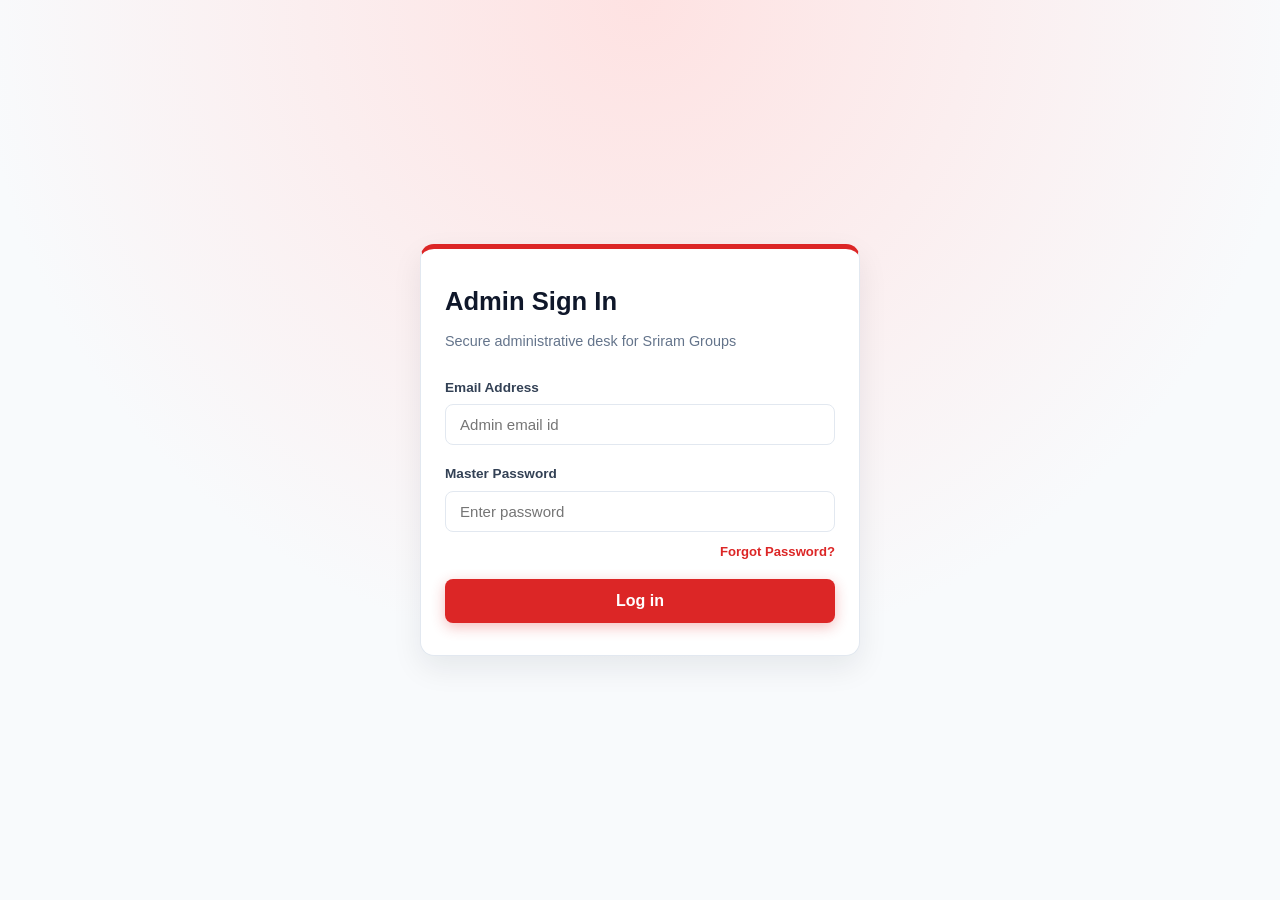
<file: admin.html>
<!DOCTYPE html>
<html lang="en">
<head>
  <meta charset="UTF-8">
  <meta name="viewport" content="width=device-width, initial-scale=1.0">
  <title>Admin Master Control Desk - Sriram Groups</title>
  <link rel="stylesheet" href="style.css">
  <style>
    :root {
      --primary-red: #dc2626;
      --primary-dark: #0f172a;
      --sidebar-bg: #1e293b;
      --surface-white: #ffffff;
      --border-gray: #e2e8f0;
      --text-muted: #64748b;
    }

    * { box-sizing: border-box; }

    body {
      background-color: #f8fafc;
      color: var(--primary-dark);
      font-family: -apple-system, BlinkMacSystemFont, "Segoe UI", Roboto, sans-serif;
      margin: 0;
      padding: 0;
    }

    .hidden { display: none !important; }

    /* Auth Wrapper */
    .auth-container {
      min-height: 100vh;
      display: flex;
      align-items: center;
      justify-content: center;
      padding: 16px;
      background: radial-gradient(circle at top, #fee2e2 0%, #f8fafc 60%);
    }

    .auth-card {
      width: 100%;
      max-width: 440px;
      background: var(--surface-white);
      border: 1px solid var(--border-gray);
      border-top: 5px solid var(--primary-red);
      border-radius: 14px;
      padding: 32px 24px;
      box-shadow: 0 12px 30px rgba(15, 23, 42, 0.08);
    }

    .auth-card h2 { margin: 0 0 8px; font-size: 1.6rem; font-weight: 800; color: var(--primary-dark); }
    .auth-card p.subtitle { margin: 0 0 24px; font-size: 0.9rem; color: var(--text-muted); }

    .input-field-group { margin-bottom: 18px; text-align: left; }
    .input-field-group label { display: block; font-size: 0.85rem; font-weight: 700; margin-bottom: 6px; color: #334155; }

    .input-wrapper { position: relative; display: flex; align-items: center; }
    .input-wrapper input, .input-wrapper select {
      width: 100%;
      padding: 11px 14px;
      border: 1.5px solid var(--border-gray);
      border-radius: 8px;
      font-size: 0.94rem;
      outline: none;
      background: #ffffff;
      transition: border-color 0.2s ease;
    }

    .input-wrapper input:focus, .input-wrapper select:focus {
      border-color: var(--primary-red);
      box-shadow: 0 0 0 3px rgba(220, 38, 38, 0.12);
    }

    .auth-actions-row { display: flex; justify-content: flex-end; margin-top: -6px; margin-bottom: 20px; }
    .auth-link-top { color: var(--primary-red); text-decoration: none; font-weight: 600; font-size: 0.82rem; cursor: pointer; background: none; border: none; }

    .auth-submit-btn {
      width: 100%;
      background: var(--primary-red);
      color: #ffffff;
      border: none;
      padding: 13px;
      font-size: 1rem;
      font-weight: 700;
      border-radius: 8px;
      cursor: pointer;
      box-shadow: 0 4px 14px rgba(220, 38, 38, 0.3);
    }
    .auth-submit-btn:hover { background: #b91c1c; }

    /* Modals */
    .modal-backdrop {
      position: fixed;
      inset: 0;
      background: rgba(15, 23, 42, 0.6);
      backdrop-filter: blur(4px);
      display: flex;
      align-items: center;
      justify-content: center;
      padding: 16px;
      z-index: 9999;
    }

    .modal-box {
      width: 100%;
      max-width: 440px;
      background: #ffffff;
      border-radius: 12px;
      padding: 24px;
      box-shadow: 0 20px 40px rgba(0, 0, 0, 0.2);
    }

    .modal-box h3 { margin: 0 0 8px; font-size: 1.3rem; }
    .modal-box p { margin: 0 0 18px; font-size: 0.88rem; color: var(--text-muted); }
    .modal-btn-row { display: flex; gap: 10px; margin-top: 18px; }

    .btn-secondary { flex: 1; padding: 11px; background: #f1f5f9; border: 1px solid var(--border-gray); color: #334155; font-weight: 600; border-radius: 8px; cursor: pointer; }
    .btn-primary { flex: 1; padding: 11px; background: var(--primary-red); border: none; color: #ffffff; font-weight: 700; border-radius: 8px; cursor: pointer; }

    /* Dashboard Layout */
    .dashboard-layout { display: flex; min-height: 100vh; }
    .sidebar { width: 270px; background: var(--sidebar-bg); color: #ffffff; display: flex; flex-direction: column; flex-shrink: 0; }
    .sidebar-header { padding: 24px 20px; border-bottom: 1px solid #334155; }
    .sidebar-header h2 { margin: 0; font-size: 1.15rem; font-weight: 800; color: #f8fafc; }
    .sidebar-header span { font-size: 0.78rem; color: #94a3b8; }

    .sidebar-nav { list-style: none; padding: 20px 12px; margin: 0; display: flex; flex-direction: column; gap: 6px; flex-grow: 1; }
    .nav-btn {
      width: 100%; text-align: left; background: none; border: none; color: #cbd5e1;
      padding: 12px 16px; border-radius: 8px; font-size: 0.92rem; font-weight: 600;
      cursor: pointer; display: flex; align-items: center; gap: 10px; transition: all 0.2s ease;
    }
    .nav-btn:hover { background: #334155; color: #ffffff; }
    .nav-btn.active { background: var(--primary-red); color: #ffffff; }

    .main-content { flex-grow: 1; background: #f8fafc; padding: 28px 32px; overflow-y: auto; max-width: 100%; }
    .content-top-header { display: flex; justify-content: space-between; align-items: center; margin-bottom: 25px; flex-wrap: wrap; gap: 15px; }

    .user-profile-badge { display: flex; align-items: center; flex-wrap: wrap; gap: 10px; }
    .role-badge { font-size: 0.75rem; font-weight: 800; padding: 4px 10px; border-radius: 20px; text-transform: uppercase; }
    .role-admin { background: #fee2e2; color: #b91c1c; border: 1px solid #fecaca; }
    .role-staff { background: #e0f2fe; color: #0369a1; border: 1px solid #bae6fd; }

    .btn-action-primary { background: var(--primary-red); color: #ffffff; border: none; padding: 8px 14px; font-weight: 700; font-size: 0.85rem; border-radius: 8px; cursor: pointer; }
    .btn-logout { background: #f1f5f9; color: #475569; border: 1px solid var(--border-gray); padding: 8px 14px; font-weight: 700; font-size: 0.85rem; border-radius: 8px; cursor: pointer; }

    /* Tables & Cards */
    .inspect-box { background: #ffffff; border: 1.5px solid #cbd5e1; border-radius: 14px; padding: 24px; margin-bottom: 24px; box-shadow: 0 4px 15px rgba(0, 0, 0, 0.04); }
    .inspect-result-grid { display: grid; grid-template-columns: repeat(auto-fit, minmax(200px, 1fr)); gap: 16px; margin-top: 20px; background: #f8fafc; padding: 16px; border-radius: 10px; border: 1px solid #e2e8f0; }
    .inspect-field label { display: block; font-size: 0.75rem; color: #64748b; font-weight: 700; text-transform: uppercase; }
    .inspect-field span { font-size: 1rem; font-weight: 800; color: #0f172a; }

    .table-container { background: #ffffff; border: 1px solid var(--border-gray); border-radius: 12px; overflow-x: auto; box-shadow: 0 4px 16px rgba(0, 0, 0, 0.03); }
    table { width: 100%; min-width: 650px; border-collapse: collapse; text-align: left; font-size: 0.88rem; }
    th { background: #f8fafc; color: #334155; padding: 12px 16px; font-weight: 700; border-bottom: 1px solid var(--border-gray); }
    td { padding: 12px 16px; border-bottom: 1px solid #f1f5f9; vertical-align: middle; }

    .badge-status { padding: 4px 10px; border-radius: 20px; font-size: 0.75rem; font-weight: 800; }
    .status-active { background: #dcfce7; color: #166534; }
    .status-suspended { background: #fee2e2; color: #b91c1c; border: 1px solid #fecaca; }

    .btn-suspend { background: #dc2626; color: #ffffff; border: none; padding: 6px 12px; border-radius: 6px; font-weight: 700; font-size: 0.78rem; cursor: pointer; }
    .btn-unban { background: #059669; color: #ffffff; border: none; padding: 6px 12px; border-radius: 6px; font-weight: 700; font-size: 0.78rem; cursor: pointer; }
    .btn-row-del { background: #fee2e2; color: #b91c1c; border: 1px solid #fecaca; padding: 5px 10px; border-radius: 6px; font-size: 0.78rem; font-weight: 700; cursor: pointer; }

    .stats-grid { display: grid; grid-template-columns: repeat(auto-fit, minmax(220px, 1fr)); gap: 16px; margin-bottom: 24px; }
    .stat-card { background: #ffffff; border: 1px solid var(--border-gray); border-radius: 12px; padding: 18px; }
    .stat-card span { font-size: 0.75rem; font-weight: 700; text-transform: uppercase; color: var(--text-muted); }
    .stat-card h3 { margin: 8px 0 0; font-size: 1.7rem; font-weight: 800; color: var(--primary-dark); }
  </style>
</head>
<body>

  <!-- ==================== 1. ADMIN LOGIN VIEW ==================== -->
  <section id="authSection" class="auth-container">
    <div class="auth-card">
      <h2>Admin Sign In</h2>
      <p class="subtitle">Secure administrative desk for Sriram Groups</p>

      <form id="adminLoginForm" onsubmit="handleAdminLogin(event)">
        <div class="input-field-group">
          <label for="loginEmail">Email Address</label>
          <div class="input-wrapper">
            <input type="email" id="loginEmail" placeholder="Admin email id" required>
          </div>
        </div>

        <div class="input-field-group">
          <label for="loginPassword">Master Password</label>
          <div class="input-wrapper">
            <input type="password" id="loginPassword" placeholder="Enter password" required>
          </div>
        </div>

        <div class="auth-actions-row">
          <button type="button" class="auth-link-top" onclick="openModal('forgotModal')">Forgot Password?</button>
        </div>

        <button type="submit" class="auth-submit-btn">Log in</button>
      </form>
    </div>
  </section>

  <!-- ==================== 2. CREATE NEW ADMIN / STAFF ID MODAL ==================== -->
  <div id="createAdminModal" class="modal-backdrop hidden">
    <div class="modal-box">
      <h3>Register New ID</h3>
      <p>Create a verified operational account with assigned permissions.</p>

      <div class="input-field-group">
        <label for="newAdminName">Employee / Admin Name</label>
        <div class="input-wrapper">
          <input type="text" id="newAdminName" placeholder="e.g., Sriram or Team Member" required>
        </div>
      </div>

      <div class="input-field-group">
        <label for="newAdminEmail">Operational Email</label>
        <div class="input-wrapper">
          <input type="email" id="newAdminEmail" placeholder="employee@domain.com" required>
        </div>
      </div>

      <div class="input-field-group">
        <label for="newAdminPass">Password</label>
        <div class="input-wrapper">
          <input type="password" id="newAdminPass" placeholder="Enter secure password" required>
        </div>
      </div>

      <div class="input-field-group">
        <label for="newAdminRole">Assign Role & Control Level</label>
        <div class="input-wrapper">
          <select id="newAdminRole">
            <option value="Staff">Staff (User Inspection, Feedbacks & Subs Only)</option>
            <option value="Admin">Admin (Full Control, Employees, Payments & Coupons)</option>
          </select>
        </div>
      </div>

      <div class="modal-btn-row">
        <button type="button" class="btn-secondary" onclick="closeModal('createAdminModal')">Cancel</button>
        <button type="button" class="btn-primary" onclick="saveNewAccount()">Save Account</button>
      </div>
    </div>
  </div>

  <!-- ==================== 3. FORGOT PASSWORD MODAL ==================== -->
  <div id="forgotModal" class="modal-backdrop hidden">
    <div class="modal-box">
      <h3>Account Recovery</h3>
      <p>Enter registered email to reset password credentials.</p>
      <div class="input-field-group">
        <label>Registered Email</label>
        <div class="input-wrapper"><input type="email" id="resetEmailInput" placeholder="name@domain.com" required></div>
      </div>
      <div class="input-field-group">
        <label>New Password</label>
        <div class="input-wrapper"><input type="password" id="newPasswordInput" placeholder="Enter new password"></div>
      </div>
      <div class="modal-btn-row">
        <button type="button" class="btn-secondary" onclick="closeModal('forgotModal')">Cancel</button>
        <button type="button" class="btn-primary" onclick="processPasswordRecovery()">Update Password</button>
      </div>
    </div>
  </div>

  <!-- ==================== 4. MASTER DASHBOARD ==================== -->
  <section id="dashboardSection" class="dashboard-layout hidden">
    
    <aside class="sidebar">
      <div class="sidebar-header">
        <h2>Sriram Groups</h2>
        <span>Control Desk Ecosystem</span>
      </div>

      <ul class="sidebar-nav">
        <li>
          <button class="nav-btn active" id="tabBtnInspector" onclick="switchTab('inspector')">
             User Inspection & Ban
          </button>
        </li>
        <li id="couponsTabNavItem">
          <button class="nav-btn" id="tabBtnCoupons" onclick="switchTab('coupons')">
             Custom Coupon Engine
          </button>
        </li>
        <li>
          <button class="nav-btn" id="tabBtnFeedbacks" onclick="switchTab('feedbacks')">
             User Feedbacks
          </button>
        </li>
        <li>
          <button class="nav-btn" id="tabBtnSubs" onclick="switchTab('subscriptions')">
             Subscribers Registry
          </button>
        </li>
        <li id="paymentsTabNavItem">
          <button class="nav-btn" id="tabBtnPayments" onclick="switchTab('payments')">
             Payments & Billing
          </button>
        </li>
        <li id="employeesTabNavItem">
          <button class="nav-btn" id="tabBtnEmployees" onclick="switchTab('employees')">
             Staff & ID Management
          </button>
        </li>

        <!-- KOTTHA TAB: SYSTEM AI ERRORS (ADMIN & STAFF CLEARANCE) -->
        <li id="systemErrorsTabNavItem">
          <button class="nav-btn" id="tabBtnSystemErrors" onclick="switchTab('systemErrors')">
             System AI Errors
          </button>
        </li>
      </ul>
    </aside>

    <main class="main-content">
      
      <header class="content-top-header">
        <div>
          <h1 id="activeTabHeading" style="margin:0; font-size:1.6rem;">User Inspection Panel</h1>
          <span id="activeTabSub" style="color:var(--text-muted); font-size:0.88rem;">Search, inspect usage metrics & apply account suspensions</span>
        </div>

        <div class="user-profile-badge">
          <span id="activeRoleLabel" class="role-badge role-admin">Role</span>
          <span id="activeUserLabel" style="font-size:0.88rem; font-weight:700;">Loading...</span>
          
          <!-- Top Create ID Button (Admin Only) -->
          <button id="topCreateIdBtn" class="btn-action-primary" onclick="openModal('createAdminModal')">+ Create ID</button>
          
          <button class="btn-logout" onclick="logoutAdmin()">Sign Out</button>
        </div>
      </header>

      <!-- VIEW 1: USER INSPECTION & BAN -->
      <div id="viewInspector" class="tab-view">
        <div class="inspect-box">
          <h3 style="margin:0 0 8px; color:#0f172a;">Live User Investigation & Deep Audit</h3>
          <p style="margin:0 0 16px; font-size:0.88rem; color:#64748b;">
            Search by <strong>User ID (e.g. SRG-11447), Email Address, Mobile Number, or Full Name</strong> to inspect user activity.
          </p>

          <div style="display:flex; gap:10px; max-width:650px;">
            <input type="text" id="inspectQueryInput" placeholder="Enter SRG ID, Email or Phone..." style="flex:1; padding:12px; border:1.5px solid #cbd5e1; border-radius:8px; outline:none;">
            <button class="btn-action-primary" style="padding:12px 20px;" onclick="executeUserInspection()">Inspect ID </button>
          </div>

          <div id="inspectResultCard" class="hidden">
            <div class="inspect-result-grid">
              <div class="inspect-field"><label>Verified User ID</label><span id="resUserId">-</span></div>
              <div class="inspect-field"><label>Full Name</label><span id="resUserName">-</span></div>
              <div class="inspect-field"><label>Account Status</label><span id="resUserStatus" class="badge-status status-active">Active</span></div>
              <div class="inspect-field"><label>Total Articles Processed</label><span id="resArticlesCount" style="color:#2563eb;">0 Articles</span></div>
              <div class="inspect-field"><label>Current Plan</label><span id="resPlanName">-</span></div>
              <div class="inspect-field"><label>Registered Phone</label><span id="resPhone">-</span></div>
            </div>

            <!-- Suspension & Block Controls -->
            <div style="margin-top:20px; background:#fff1f2; border:1px solid #fecdd3; border-radius:10px; padding:16px; display:flex; align-items:center; justify-content:space-between; flex-wrap:wrap; gap:12px;">
              <div>
                <strong style="color:#9f1239; font-size:0.95rem;">Administrative Action Authority</strong>
                <p style="margin:2px 0 0; font-size:0.82rem; color:#64748b;">Suspend this user from news processing engines or revoke access entirely.</p>
              </div>

              <div style="display:flex; gap:8px; align-items:center;">
                <select id="suspendDurationSelect" style="padding:8px 12px; border:1px solid #fda4af; border-radius:6px; font-weight:700;">
                  <option value="1">Suspend for 1 Month</option>
                  <option value="2">Suspend for 2 Months</option>
                  <option value="3">Suspend for 3 Months</option>
                  <option value="permanent">Permanent Account Ban</option>
                </select>
                <button class="btn-suspend" onclick="applySuspensionToUser()">Apply Suspension</button>
                <button class="btn-unban" onclick="unbanActiveUser()">Unban / Restore</button>
              </div>
            </div>
          </div>
        </div>

        <h3 style="margin:25px 0 12px; font-size:1.15rem;">Registered Users Directory</h3>
        <div class="table-container">
          <table>
            <thead>
              <tr><th>User ID</th><th>Full Name & Email</th><th>Phone</th><th>Plan Name</th><th>Status</th><th>Actions</th></tr>
            </thead>
            <tbody id="allUsersTableBody"></tbody>
          </table>
        </div>
      </div>

      <!-- VIEW 2: VIP CUSTOM COUPON ENGINE (WITH ONE-CLICK CODE GENERATOR) -->
      <div id="viewCoupons" class="tab-view hidden">
        <div class="inspect-box">
          <h3 style="margin:0 0 6px;">Create Custom Targeted Coupon Code</h3>
          <p style="margin:0 0 16px; font-size:0.88rem; color:#64748b;">Generate personalized promotional coupon codes with price reduction, free VIP extensions, or specific user exclusivity.</p>

          <form onsubmit="handleGenerateCoupon(event)" style="display:grid; grid-template-columns: repeat(auto-fit, minmax(220px, 1fr)); gap:16px;">
            <div class="input-field-group">
              <label>Coupon Code (Auto or Custom)</label>
              <div class="input-wrapper" style="gap:6px;">
                <input type="text" id="couponCodeInput" placeholder="e.g. VIP2026" required style="text-transform:uppercase;">
                <button type="button" class="btn-secondary" style="padding:10px; width:auto; font-size:0.8rem; white-space:nowrap;" onclick="generateRandomPromoCode()"> Auto Code</button>
              </div>
            </div>

            <div class="input-field-group">
              <label>Assigned Email (Leave blank for ALL)</label>
              <div class="input-wrapper">
                <input type="email" id="couponTargetEmail" placeholder="Only this user (optional)">
              </div>
            </div>

            <div class="input-field-group">
              <label>Privilege Benefit</label>
              <div class="input-wrapper">
                <select id="couponBenefitSelect">
                  <option value="free_vip">100% Free VIP 1-Year Pass</option>
                  <option value="quota_boost">+120 Article Quota Boost</option>
                  <option value="price_drop_49">Price Slashed to ₹49 Only</option>
                </select>
              </div>
            </div>

            <div class="input-field-group" style="display:flex; align-items:flex-end;">
              <button type="submit" class="auth-submit-btn" style="padding:11px;">Generate & Issue Code</button>
            </div>
          </form>
        </div>

        <h3 style="margin:25px 0 12px; font-size:1.15rem;">Active Promotional Coupons Registry</h3>
        <div class="table-container">
          <table>
            <thead>
              <tr><th>Code</th><th>Privilege Benefit</th><th>Target Exclusivity</th><th>Date</th><th>Action</th></tr>
            </thead>
            <tbody id="couponsTableBody"></tbody>
          </table>
        </div>
      </div>

      <!-- VIEW 3: FEEDBACKS TAB -->
      <div id="viewFeedbacks" class="tab-view hidden">
        <div class="stats-grid">
          <div class="stat-card"><span>Total Feedbacks</span><h3 id="statTotal">0</h3></div>
          <div class="stat-card"><span>Average Score</span><h3 id="statAvg">0.0 / 5</h3></div>
        </div>
        <div class="table-container">
          <table>
            <thead>
              <tr><th>ID & Time</th><th>Sender Details</th><th>Engine</th><th>Score</th><th>Message</th><th>Manage</th></tr>
            </thead>
            <tbody id="feedbackTableBody"></tbody>
          </table>
        </div>
      </div>

      <!-- VIEW 4: SUBSCRIPTIONS TAB -->
      <div id="viewSubscriptions" class="tab-view hidden">
        <div class="table-container">
          <table>
            <thead><tr><th>Subscriber Details</th><th>Plan Tier</th><th>Status</th><th>Manage</th></tr></thead>
            <tbody id="subsTableBody"></tbody>
          </table>
        </div>
      </div>

      <!-- VIEW 5: PAYMENTS TAB (ADMIN ONLY) -->
      <div id="viewPayments" class="tab-view hidden">
        <div class="stats-grid">
          <div class="stat-card"><span>Total Revenue</span><h3 id="statRev">₹0</h3></div>
          <div class="stat-card"><span>Transactions</span><h3 id="statTxnCount">0</h3></div>
        </div>
        <div class="table-container">
          <table>
            <thead><tr><th>Txn ID</th><th>Payer Email</th><th>Plan Name</th><th>Amount</th><th>Timestamp</th><th>Status</th></tr></thead>
            <tbody id="paymentTableBody"></tbody>
          </table>
        </div>
      </div>

      <!-- VIEW 6: EMPLOYEES & STAFF (ADMIN ONLY) -->
      <div id="viewEmployees" class="tab-view hidden">
        <div style="display:flex; justify-content:space-between; align-items:center; margin-bottom:14px;">
          <h3 style="margin:0;">Staff & Operational Team</h3>
          <button class="btn-action-primary" onclick="openModal('createAdminModal')">+ Add Staff / Admin ID</button>
        </div>
        <div class="table-container">
          <table>
            <thead><tr><th>Employee Name</th><th>Email Address</th><th>Role & Control</th><th>Action</th></tr></thead>
            <tbody id="employeeTableBody"></tbody>
          </table>
        </div>
      </div>


      <!-- VIEW 7: SYSTEM AI ERRORS & TECHNICAL AUDIT DESK -->
      <div id="viewSystemErrors" class="tab-view hidden">
        <div class="stats-grid">
          <div class="stat-card">
            <span>Total Errors Logged</span>
            <h3 id="statTotalErrors" style="color: #dc2626;">0</h3>
          </div>
          <div class="stat-card">
            <span>Registered Users Affected</span>
            <h3 id="statRegUsersErrors">0</h3>
          </div>
          <div class="stat-card">
            <span>Guest Readers Affected</span>
            <h3 id="statGuestErrors">0</h3>
          </div>
        </div>

        <div class="table-toolbar" style="display:flex; justify-content:space-between; align-items:center; margin-bottom:14px; flex-wrap:wrap; gap:10px;">
          <input type="text" id="errorSearchInput" class="search-input" placeholder="Search by User ID, Email, or Error..." oninput="filterErrorTable()" style="padding:10px 14px; border:1.5px solid #cbd5e1; border-radius:8px; width:300px; outline:none;">
          <button class="btn-suspend" style="background:#fee2e2; color:#b91c1c; border:1px solid #fecaca; padding:8px 16px; border-radius:8px; font-weight:700; cursor:pointer;" onclick="clearAllSystemErrors()">Clear Error Logs</button>
        </div>

        <div class="table-container">
          <table>
            <thead>
              <tr>
                <th>Log ID & Time</th>
                <th>User Identity (Logged In / Guest)</th>
                <th>Category / Engine</th>
                <th>System Error Output</th>
                <th>Status</th>
              </tr>
            </thead>
            <tbody id="systemErrorsTableBody"></tbody>
          </table>
        </div>
      </div>

      <!-- ==================== SYSTEM ERRORS & TECHNICAL MESSAGES ==================== -->
      <div class="admin-section-card" style="margin-top: 35px; background: #ffffff; border: 1.5px solid #fecaca; border-radius: 16px; padding: 24px;">
        <div style="display: flex; justify-content: space-between; align-items: center; border-bottom: 1px solid #fee2e2; padding-bottom: 14px; margin-bottom: 18px;">
          <div>
            <h3 style="margin: 0; color: #991b1b; font-size: 1.25rem;">⚠️ System Alerts & Technical Messages</h3>
            <p style="margin: 4px 0 0; font-size: 0.85rem; color: #64748b;">Real-time API exceptions, quota overflows & engine warnings.</p>
          </div>
          <span style="background: #fef2f2; color: #dc2626; border: 1px solid #fca5a5; font-size: 0.75rem; font-weight: 800; padding: 4px 12px; border-radius: 20px;">LIVE MONITOR ACTIVE</span>
        </div>
        <div class="table-container">
          <table>
            <thead><tr><th>Log ID</th><th>Category / Tool</th><th>Technical Message</th><th>User / Guest</th><th>Timestamp</th></tr></thead>
            <tbody id="adminErrorTableBody">
              <tr>
                <td style="font-weight:bold; color:#b91c1c;">ERR-401</td>
                <td>Fact and Bias Check</td>
                <td style="color:#b91c1c; font-family:monospace; background:#fff5f5;">Invalid authentication credentials. Expected AIzaSy Key.</td>
                <td>Guest Reader</td>
                <td>Just Now</td>
              </tr>
            </tbody>
          </table>
        </div>
      </div>

    </main>
  </section>

  <!-- ==================== 5. JAVASCRIPT MASTER LOGIC ==================== -->
  <script>
    const MASTER_DEFAULT_EMAIL = "sriramgroupsofficial@gmail.com";
    const MASTER_DEFAULT_PASS = "Sriram@26";
    const SESSION_EXPIRY_MS = 8 * 60 * 60 * 1000;

    let currentlyInspectedUser = null;

    function initializeAdminDB() {
      let accounts = JSON.parse(localStorage.getItem("sriram_admin_accounts")) || [];
      if (!accounts.some(acc => acc.email.toLowerCase() === MASTER_DEFAULT_EMAIL.toLowerCase())) {
        accounts.push({ name: "Sriram Groups (Root)", email: MASTER_DEFAULT_EMAIL, password: MASTER_DEFAULT_PASS, role: "Admin" });
        localStorage.setItem("sriram_admin_accounts", JSON.stringify(accounts));
      }

      if (!localStorage.getItem("sriram_active_coupons")) {
        localStorage.setItem("sriram_active_coupons", JSON.stringify([
          { code: "VIP2027", benefit: "100% Free VIP 1-Year Pass", targetEmail: "ALL", date: new Date().toLocaleDateString() },
          { code: "SPECIAL49", benefit: "Price Slashed to ₹49 Only", targetEmail: "ALL", date: new Date().toLocaleDateString() }
        ]));
      }
    }

    function openModal(id) { document.getElementById(id).classList.remove("hidden"); }
    function closeModal(id) { document.getElementById(id).classList.add("hidden"); }

    function handleAdminLogin(e) {
      e.preventDefault();
      initializeAdminDB();
      const email = document.getElementById("loginEmail").value.trim().toLowerCase();
      const password = document.getElementById("loginPassword").value.trim();

      const accounts = JSON.parse(localStorage.getItem("sriram_admin_accounts")) || [];
      const matched = accounts.find(acc => acc.email.toLowerCase() === email && acc.password === password);

      if (matched) {
        const payload = { name: matched.name, email: matched.email, role: matched.role || "Admin", expiresAt: Date.now() + SESSION_EXPIRY_MS };
        localStorage.setItem("sriram_active_session", JSON.stringify(payload));
        renderDashboardView(payload);
      } else {
        alert("Authentication failed! Please check email and password.");
      }
    }

    /* Staff Role Control & Permission Logic */
    function renderDashboardView(user) {
      document.getElementById("authSection").classList.add("hidden");
      document.getElementById("dashboardSection").classList.remove("hidden");
      document.getElementById("activeUserLabel").innerText = user.email;
      const roleBadge = document.getElementById("activeRoleLabel");
      roleBadge.innerText = user.role;

      const isAdmin = (user.role === "Admin" || user.role === "SUPERADMIN");
      roleBadge.className = "role-badge " + (isAdmin ? "role-admin" : "role-staff");

      // Staff Clearance: Staff can NOT view Payments, Employees, Coupons or Top Create ID
      const employeesNav = document.getElementById("employeesTabNavItem");
      const paymentsNav = document.getElementById("paymentsTabNavItem");
      const couponsNav = document.getElementById("couponsTabNavItem");
      const topCreateBtn = document.getElementById("topCreateIdBtn");

      if (!isAdmin) {
        if (employeesNav) employeesNav.classList.add("hidden");
        if (paymentsNav) paymentsNav.classList.add("hidden");
        if (couponsNav) couponsNav.classList.add("hidden");
        if (topCreateBtn) topCreateBtn.classList.add("hidden");
      } else {
        if (employeesNav) employeesNav.classList.remove("hidden");
        if (paymentsNav) paymentsNav.classList.remove("hidden");
        if (couponsNav) couponsNav.classList.remove("hidden");
        if (topCreateBtn) topCreateBtn.classList.remove("hidden");
      }

      switchTab('inspector');
    }

    // switchTab function loni logic
    function switchTab(tabKey) {
      document.querySelectorAll(".nav-btn").forEach(b => b.classList.remove("active"));
      document.querySelectorAll(".tab-view").forEach(v => v.classList.add("hidden"));

      const heading = document.getElementById("activeTabHeading");
      const sub = document.getElementById("activeTabSub");

      if (tabKey === 'inspector') {
        document.getElementById("tabBtnInspector").classList.add("active");
        document.getElementById("viewInspector").classList.remove("hidden");
        heading.innerText = "User Inspection & Suspension Authority";
        sub.innerText = "Audit user credentials, track total article processing, and apply bans";
        loadAllUsersDirectory();
      } else if (tabKey === 'coupons') {
        document.getElementById("tabBtnCoupons").classList.add("active");
        document.getElementById("viewCoupons").classList.remove("hidden");
        heading.innerText = "Custom Coupon Code Engine";
        sub.innerText = "Generate and issue targeted user codes & special promotions";
        loadCouponsDirectory();
      } else if (tabKey === 'feedbacks') {
        document.getElementById("tabBtnFeedbacks").classList.add("active");
        document.getElementById("viewFeedbacks").classList.remove("hidden");
        heading.innerText = "User Feedbacks";
        loadFeedbackData();
      } else if (tabKey === 'subscriptions') {
        document.getElementById("tabBtnSubs").classList.add("active");
        document.getElementById("viewSubscriptions").classList.remove("hidden");
        heading.innerText = "Subscribers Registry";
        loadSubscriptionsData();
      } else if (tabKey === 'payments') {
        document.getElementById("tabBtnPayments").classList.add("active");
        document.getElementById("viewPayments").classList.remove("hidden");
        heading.innerText = "Payments & Revenue Desk";
        loadPaymentsData();
      } else if (tabKey === 'employees') {
        document.getElementById("tabBtnEmployees").classList.add("active");
        document.getElementById("viewEmployees").classList.remove("hidden");
        heading.innerText = "Employee & Staff Clearance";
        loadEmployeesData();
      } else if (tabKey === 'systemErrors') {
        document.getElementById("tabBtnSystemErrors").classList.add("active");
        document.getElementById("viewSystemErrors").classList.remove("hidden");
        heading.innerText = "System AI Errors & Real-time Audit";
        sub.innerText = "Inspect runtime model errors, guest traces, and user failure logs";
        loadSystemErrorsData();
      }
    }

    // System Errors Load Chese Function
    function loadSystemErrorsData() {
      const errors = JSON.parse(localStorage.getItem("sriram_system_errors")) || [];
      const tbody = document.getElementById("systemErrorsTableBody");
      tbody.innerHTML = "";

      let regCount = 0;
      let guestCount = 0;

      document.getElementById("statTotalErrors").innerText = errors.length;

      if (errors.length === 0) {
        tbody.innerHTML = `<tr><td colspan="5" style="text-align:center; padding:32px; color:#94a3b8;">No system error logs found. All AI pipelines healthy.</td></tr>`;
        document.getElementById("statRegUsersErrors").innerText = "0";
        document.getElementById("statGuestErrors").innerText = "0";
        return;
      }

      errors.forEach((err, idx) => {
        if (err.isLoggedIn) regCount++;
        else guestCount++;

        const tr = document.createElement("tr");
        tr.innerHTML = `
          <td>
            <strong style="color:#b91c1c;">${err.logId || 'ERR-' + (1000 + idx)}</strong><br>
            <span style="font-size:0.75rem; color:#64748b;">${err.timestamp || 'Just Now'}</span>
          </td>
          <td>
            ${err.isLoggedIn 
              ? `<strong style="color:#1d4ed8;">${escapeHTML(err.userName || 'Registered User')}</strong><br>
                 <span style="font-size:0.78rem; font-weight:700; color:#0f172a;">ID: ${err.userId || 'SRG-N/A'}</span><br>
                 <a href="mailto:${err.userEmail}" style="font-size:0.78rem; color:#2563eb;">${err.userEmail}</a>`
              : `<strong style="color:#475569;">Guest Reader (Not Logged In)</strong><br>
                 <span style="font-size:0.75rem; color:#64748b;">Device ID: ${err.deviceId || 'DEVICE-ANON'}</span>`
            }
          </td>
          <td>
            <span class="badge-tool">${escapeHTML(err.category || 'General Engine')}</span>
          </td>
          <td style="max-width:350px;">
            <div style="background:#fff5f5; border:1px solid #fecaca; border-left:3px solid #dc2626; padding:8px 10px; border-radius:6px; font-family:monospace; font-size:0.8rem; color:#b91c1c; word-break:break-word;">
              ${escapeHTML(err.errorMsg || 'Unknown error occurred')}
            </div>
          </td>
          <td>
            <span class="badge-status status-suspended">Failed</span>
          </td>
        `;
        tbody.appendChild(tr);
      });

      document.getElementById("statRegUsersErrors").innerText = regCount;
      document.getElementById("statGuestErrors").innerText = guestCount;
    }

    function filterErrorTable() {
      const term = document.getElementById("errorSearchInput").value.toLowerCase();
      document.querySelectorAll("#systemErrorsTableBody tr").forEach(row => {
        row.style.display = row.innerText.toLowerCase().includes(term) ? "" : "none";
      });
    }

    function clearAllSystemErrors() {
      if (confirm("Are you sure you want to permanently clear all error logs?")) {
        localStorage.removeItem("sriram_system_errors");
        loadSystemErrorsData();
      }
    }

    function switchTab(tabKey) {
      document.querySelectorAll(".nav-btn").forEach(b => b.classList.remove("active"));
      document.querySelectorAll(".tab-view").forEach(v => v.classList.add("hidden"));

      const heading = document.getElementById("activeTabHeading");
      const sub = document.getElementById("activeTabSub");

      if (tabKey === 'inspector') {
        document.getElementById("tabBtnInspector").classList.add("active");
        document.getElementById("viewInspector").classList.remove("hidden");
        heading.innerText = "User Inspection & Suspension Authority";
        sub.innerText = "Audit user credentials, track total article processing, and apply bans";
        loadAllUsersDirectory();
      } else if (tabKey === 'coupons') {
        document.getElementById("tabBtnCoupons").classList.add("active");
        document.getElementById("viewCoupons").classList.remove("hidden");
        heading.innerText = "Custom Coupon Code Engine";
        sub.innerText = "Generate and issue targeted user codes & special promotions";
        loadCouponsDirectory();
      } else if (tabKey === 'feedbacks') {
        document.getElementById("tabBtnFeedbacks").classList.add("active");
        document.getElementById("viewFeedbacks").classList.remove("hidden");
        heading.innerText = "User Feedbacks";
        loadFeedbackData();
      } else if (tabKey === 'subscriptions') {
        document.getElementById("tabBtnSubs").classList.add("active");
        document.getElementById("viewSubscriptions").classList.remove("hidden");
        heading.innerText = "Subscribers Registry";
        loadSubscriptionsData();
      } else if (tabKey === 'payments') {
        document.getElementById("tabBtnPayments").classList.add("active");
        document.getElementById("viewPayments").classList.remove("hidden");
        heading.innerText = "Payments & Revenue Desk";
        loadPaymentsData();
      } else if (tabKey === 'employees') {
        document.getElementById("tabBtnEmployees").classList.add("active");
        document.getElementById("viewEmployees").classList.remove("hidden");
        heading.innerText = "Employee & Staff Clearance";
        loadEmployeesData();
      }
    }

    /* Create New Admin or Staff ID */
    function saveNewAccount() {
      const name = document.getElementById("newAdminName").value.trim();
      const email = document.getElementById("newAdminEmail").value.trim().toLowerCase();
      const pass = document.getElementById("newAdminPass").value.trim();
      const role = document.getElementById("newAdminRole").value;

      if (!name || !email || !pass) return alert("Please fill all details.");

      let accounts = JSON.parse(localStorage.getItem("sriram_admin_accounts")) || [];
      if (accounts.some(acc => acc.email.toLowerCase() === email)) {
        return alert("An account with this email already exists!");
      }

      accounts.push({ name, email, password: pass, role });
      localStorage.setItem("sriram_admin_accounts", JSON.stringify(accounts));
      alert(`New ${role} ID for "${name}" created successfully!`);
      closeModal("createAdminModal");
      loadEmployeesData();
    }

    function loadEmployeesData() {
      const accounts = JSON.parse(localStorage.getItem("sriram_admin_accounts")) || [];
      const tbody = document.getElementById("employeeTableBody");
      tbody.innerHTML = "";

      accounts.forEach((acc, idx) => {
        const isMaster = acc.email.toLowerCase() === MASTER_DEFAULT_EMAIL.toLowerCase();
        const tr = document.createElement("tr");
        tr.innerHTML = `
          <td><strong>${acc.name || "Member"}</strong></td>
          <td>${acc.email} ${isMaster ? '<span style="color:#dc2626; font-weight:800;">(Master)</span>' : ''}</td>
          <td><span class="role-badge ${acc.role === 'Admin' ? 'role-admin' : 'role-staff'}">${acc.role}</span></td>
          <td>${isMaster ? 'Protected' : `<button class="btn-row-del" onclick="deleteEmployee(${idx})">Revoke Access</button>`}</td>
        `;
        tbody.appendChild(tr);
      });
    }

    function deleteEmployee(idx) {
      if (confirm("Revoke this staff account?")) {
        let accounts = JSON.parse(localStorage.getItem("sriram_admin_accounts")) || [];
        accounts.splice(idx, 1);
        localStorage.setItem("sriram_admin_accounts", JSON.stringify(accounts));
        loadEmployeesData();
      }
    }

    /* Inspection & Suspension */
    function executeUserInspection() {
      const q = document.getElementById("inspectQueryInput").value.trim().toLowerCase();
      if (!q) return alert("Enter User ID, Email, Phone, or Name.");

      const users = JSON.parse(localStorage.getItem("news_unpacker_users")) || [];
      const found = users.find(u => 
        (u.userId && u.userId.toLowerCase().includes(q)) ||
        (u.email && u.email.toLowerCase().includes(q)) ||
        (u.phone && u.phone.includes(q)) ||
        (u.name && u.name.toLowerCase().includes(q))
      );

      if (!found) {
        alert("No user found!");
        document.getElementById("inspectResultCard").classList.add("hidden");
        return;
      }

      currentlyInspectedUser = found;
      document.getElementById("resUserId").innerText = found.userId || "SRG-ACTIVE";
      document.getElementById("resUserName").innerText = found.name;
      document.getElementById("resPlanName").innerText = found.plan || "Standard Free";
      document.getElementById("resPhone").innerText = found.phone || "N/A";
      
      const processedCount = found.processedArticlesCount || Math.floor(Math.random() * 25) + 3;
      document.getElementById("resArticlesCount").innerText = `${processedCount} Articles Decoded`;

      const statusEl = document.getElementById("resUserStatus");
      if (found.isSuspended) {
        statusEl.className = "badge-status status-suspended";
        statusEl.innerText = `Suspended until ${new Date(found.suspensionExpires).toLocaleDateString()}`;
      } else {
        statusEl.className = "badge-status status-active";
        statusEl.innerText = "Active & In Good Standing";
      }

      document.getElementById("inspectResultCard").classList.remove("hidden");
    }

    function applySuspensionToUser() {
      if (!currentlyInspectedUser) return;
      const duration = document.getElementById("suspendDurationSelect").value;
      const users = JSON.parse(localStorage.getItem("news_unpacker_users")) || [];
      const idx = users.findIndex(u => u.email === currentlyInspectedUser.email);

      if (idx !== -1) {
        const suspendUntil = new Date();
        if (duration === "permanent") {
          suspendUntil.setFullYear(suspendUntil.getFullYear() + 10);
        } else {
          suspendUntil.setMonth(suspendUntil.getMonth() + parseInt(duration));
        }

        users[idx].isSuspended = true;
        users[idx].suspensionExpires = suspendUntil.toISOString();
        localStorage.setItem("news_unpacker_users", JSON.stringify(users));

        let active = JSON.parse(localStorage.getItem("news_unpacker_active_user"));
        if (active && active.email === currentlyInspectedUser.email) {
          active.isSuspended = true;
          active.suspensionExpires = suspendUntil.toISOString();
          localStorage.setItem("news_unpacker_active_user", JSON.stringify(active));
        }

        alert(`User suspended until ${suspendUntil.toLocaleDateString()}.`);
        executeUserInspection();
        loadAllUsersDirectory();
      }
    }

    function unbanActiveUser() {
      if (!currentlyInspectedUser) return;
      let users = JSON.parse(localStorage.getItem("news_unpacker_users")) || [];
      const idx = users.findIndex(u => u.email === currentlyInspectedUser.email);

      if (idx !== -1) {
        users[idx].isSuspended = false;
        delete users[idx].suspensionExpires;
        localStorage.setItem("news_unpacker_users", JSON.stringify(users));

        let active = JSON.parse(localStorage.getItem("news_unpacker_active_user"));
        if (active && active.email === currentlyInspectedUser.email) {
          active.isSuspended = false;
          delete active.suspensionExpires;
          localStorage.setItem("news_unpacker_active_user", JSON.stringify(active));
        }

        alert("User unbanned and restored to Active status!");
        executeUserInspection();
        loadAllUsersDirectory();
      }
    }

    function loadAllUsersDirectory() {
      const users = JSON.parse(localStorage.getItem("news_unpacker_users")) || [];
      const tbody = document.getElementById("allUsersTableBody");
      tbody.innerHTML = "";

      if (users.length === 0) {
        tbody.innerHTML = `<tr><td colspan="6" style="text-align:center; padding:20px; color:#94a3b8;">No registered users yet.</td></tr>`;
        return;
      }

      users.forEach(u => {
        const tr = document.createElement("tr");
        tr.innerHTML = `
          <td><strong>${u.userId || 'SRG-GUEST'}</strong></td>
          <td><strong>${u.name}</strong><br><span style="font-size:0.8rem; color:#64748b;">${u.email}</span></td>
          <td>${u.phone || 'N/A'}</td>
          <td>${u.plan || 'Free'}</td>
          <td><span class="badge-status ${u.isSuspended ? 'status-suspended' : 'status-active'}">${u.isSuspended ? 'Suspended' : 'Active'}</span></td>
          <td><button class="btn-action-primary" style="padding:4px 8px; font-size:0.75rem;" onclick="quickInspect('${u.email}')">Inspect</button></td>
        `;
        tbody.appendChild(tr);
      });
    }

    function quickInspect(email) {
      document.getElementById("inspectQueryInput").value = email;
      executeUserInspection();
    }

    /* Coupon Random Generator & Registry */
    function generateRandomPromoCode() {
      const prefixes = ["VIP", "NEWS", "PASS", "DEAL", "SRG"];
      const randomPrefix = prefixes[Math.floor(Math.random() * prefixes.length)];
      const randomDigits = Math.floor(1000 + Math.random() * 9000);
      document.getElementById("couponCodeInput").value = `${randomPrefix}${randomDigits}`;
    }

    function handleGenerateCoupon(e) {
      e.preventDefault();
      const code = document.getElementById("couponCodeInput").value.trim().toUpperCase();
      const target = document.getElementById("couponTargetEmail").value.trim().toLowerCase() || "ALL";
      const benefitKey = document.getElementById("couponBenefitSelect").value;

      let benefitText = "100% Free VIP 1-Year Pass";
      if (benefitKey === "quota_boost") benefitText = "+120 Article Quota Boost";
      if (benefitKey === "price_drop_49") benefitText = "Price Slashed to ₹49 Only";

      let coupons = JSON.parse(localStorage.getItem("sriram_active_coupons")) || [];
      coupons.unshift({ code, benefit: benefitText, targetEmail: target, date: new Date().toLocaleDateString() });
      localStorage.setItem("sriram_active_coupons", JSON.stringify(coupons));

      alert(`Coupon "${code}" generated successfully! Targeted for: ${target}`);
      document.getElementById("couponCodeInput").value = "";
      document.getElementById("couponTargetEmail").value = "";
      loadCouponsDirectory();
    }

    function loadCouponsDirectory() {
      const coupons = JSON.parse(localStorage.getItem("sriram_active_coupons")) || [];
      const tbody = document.getElementById("couponsTableBody");
      tbody.innerHTML = "";

      coupons.forEach((c, idx) => {
        const tr = document.createElement("tr");
        tr.innerHTML = `
          <td><strong style="color:#2563eb;">${c.code}</strong></td>
          <td>${c.benefit}</td>
          <td><span style="background:#eff6ff; padding:3px 8px; border-radius:6px; font-weight:700;">${c.targetEmail}</span></td>
          <td>${c.date}</td>
          <td><button class="btn-suspend" onclick="deleteCoupon(${idx})">Revoke</button></td>
        `;
        tbody.appendChild(tr);
      });
    }

    function deleteCoupon(idx) {
      let coupons = JSON.parse(localStorage.getItem("sriram_active_coupons")) || [];
      coupons.splice(idx, 1);
      localStorage.setItem("sriram_active_coupons", JSON.stringify(coupons));
      loadCouponsDirectory();
    }

    /* Subscriptions, Feedbacks & Payments Loaders */
    function loadFeedbackData() {
      const list = JSON.parse(localStorage.getItem("sriram_user_feedbacks")) || [];
      const tbody = document.getElementById("feedbackTableBody");
      tbody.innerHTML = "";
      document.getElementById("statTotal").innerText = list.length;
      list.forEach((item, index) => {
        const tr = document.createElement("tr");
        tr.innerHTML = `
          <td><strong>${item.id || 'FB-' + index}</strong></td>
          <td>${item.name}<br>${item.email}</td>
          <td>${item.tool || 'General'}</td>
          <td>★ ${item.rating}/5</td>
          <td>${item.message}</td>
          <td><button class="btn-row-del" onclick="deleteFeedback(${index})">Delete</button></td>
        `;
        tbody.appendChild(tr);
      });
    }

    function deleteFeedback(idx) {
      let list = JSON.parse(localStorage.getItem("sriram_user_feedbacks")) || [];
      list.splice(idx, 1);
      localStorage.setItem("sriram_user_feedbacks", JSON.stringify(list));
      loadFeedbackData();
    }

    function loadSubscriptionsData() {
      const list = JSON.parse(localStorage.getItem("sriram_user_subscriptions")) || [];
      const tbody = document.getElementById("subsTableBody");
      tbody.innerHTML = "";
      list.forEach((sub, idx) => {
        const tr = document.createElement("tr");
        tr.innerHTML = `<td>${sub.email}</td><td>VIP Plan</td><td>● Active</td><td><button class="btn-row-del">Remove</button></td>`;
        tbody.appendChild(tr);
      });
    }

    function loadPaymentsData() {
      const payments = JSON.parse(localStorage.getItem("sriram_user_payments")) || [];
      const tbody = document.getElementById("paymentTableBody");
      tbody.innerHTML = "";
      payments.forEach(p => {
        const tr = document.createElement("tr");
        tr.innerHTML = `<td>${p.txnId}</td><td>${p.email}</td><td>${p.plan}</td><td>${p.amount}</td><td>${p.date}</td><td>● ${p.status}</td>`;
        tbody.appendChild(tr);
      });
    }

    function processPasswordRecovery() {
      const email = document.getElementById("resetEmailInput").value.trim().toLowerCase();
      const newPass = document.getElementById("newPasswordInput").value.trim();
      let accounts = JSON.parse(localStorage.getItem("sriram_admin_accounts")) || [];
      const idx = accounts.findIndex(acc => acc.email.toLowerCase() === email);
      if (idx === -1) return alert("Account not found!");
      if (newPass) {
        accounts[idx].password = newPass;
        localStorage.setItem("sriram_admin_accounts", JSON.stringify(accounts));
        alert("Password updated!");
      } else {
        alert("Your current password: " + accounts[idx].password);
      }
      closeModal("forgotModal");
    }

    function logoutAdmin() {
      localStorage.removeItem("sriram_active_session");
      document.getElementById("dashboardSection").classList.add("hidden");
      document.getElementById("authSection").classList.remove("hidden");
    }

    window.addEventListener("DOMContentLoaded", () => {
      initializeAdminDB();
      const session = JSON.parse(localStorage.getItem("sriram_active_session"));
      if (session && Date.now() < session.expiresAt) {
        renderDashboardView(session);
      }
    });
  </script>
</body>
</html>
</file>
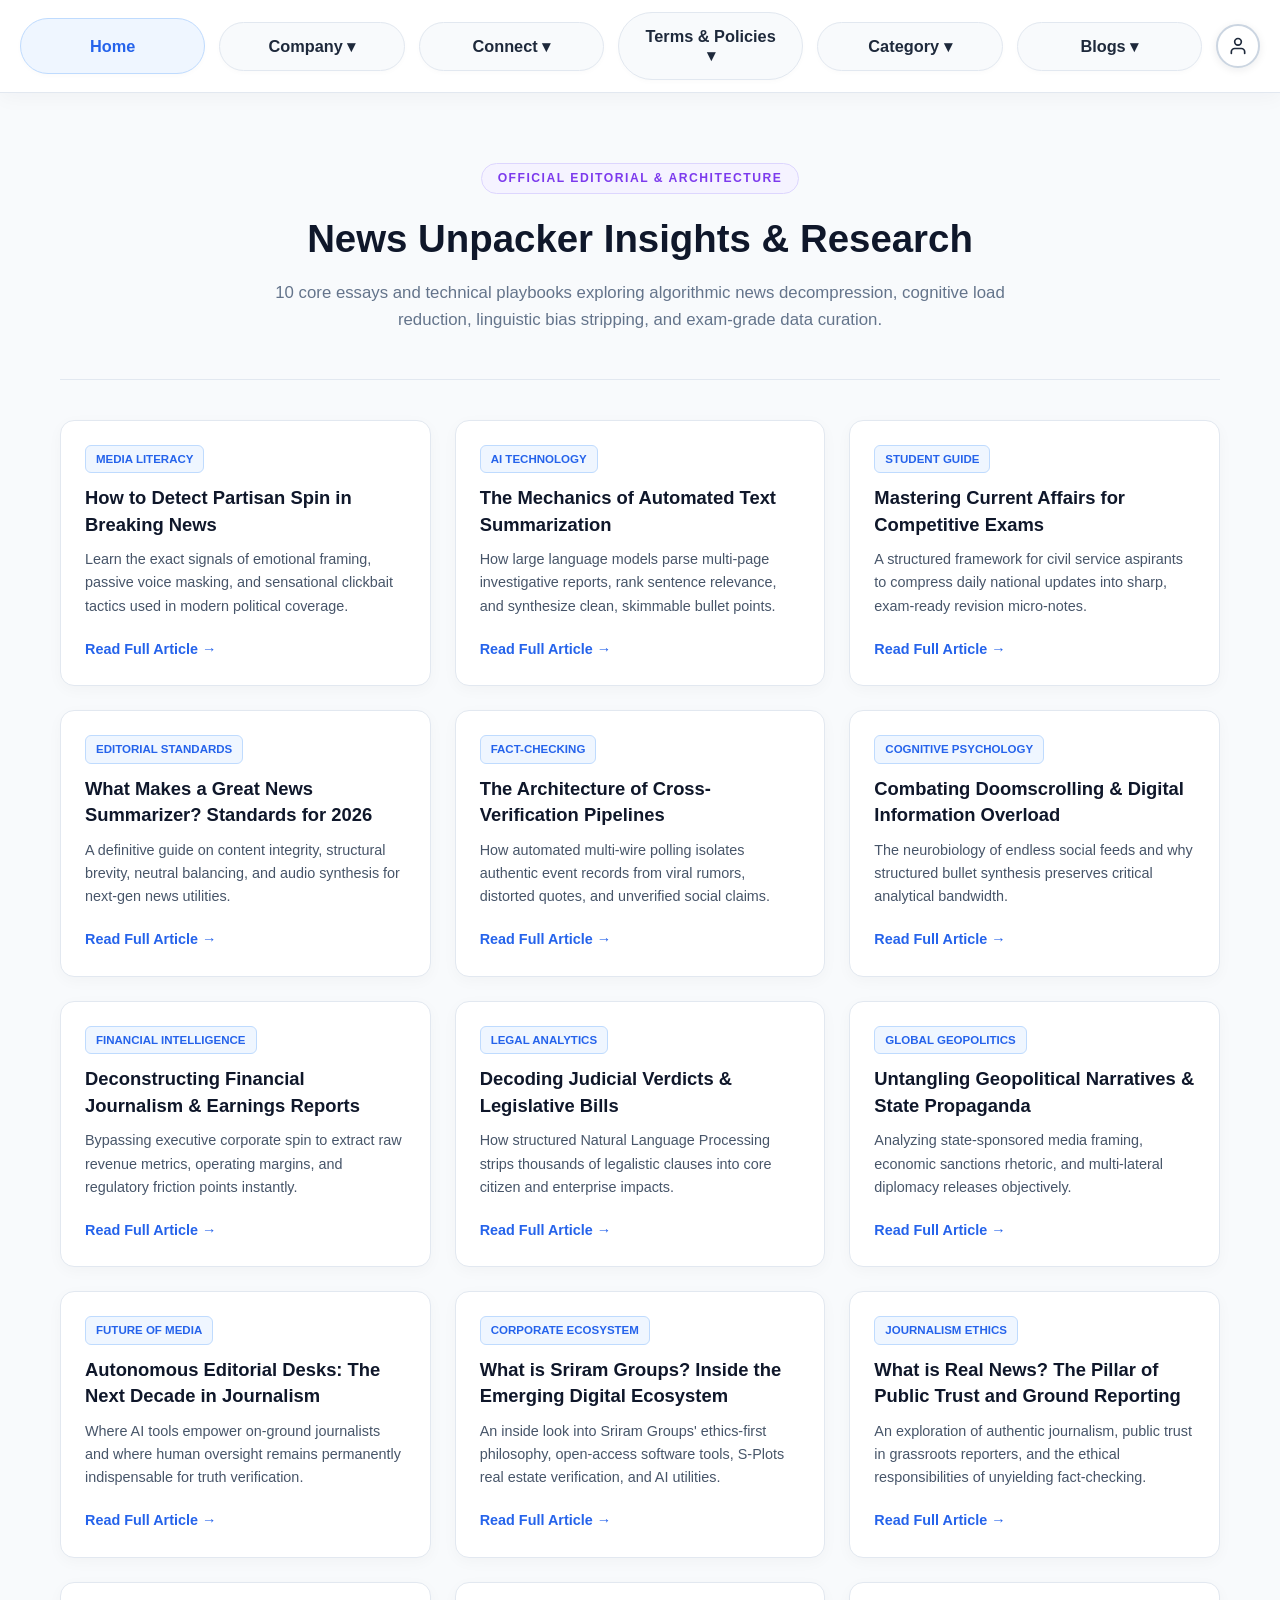
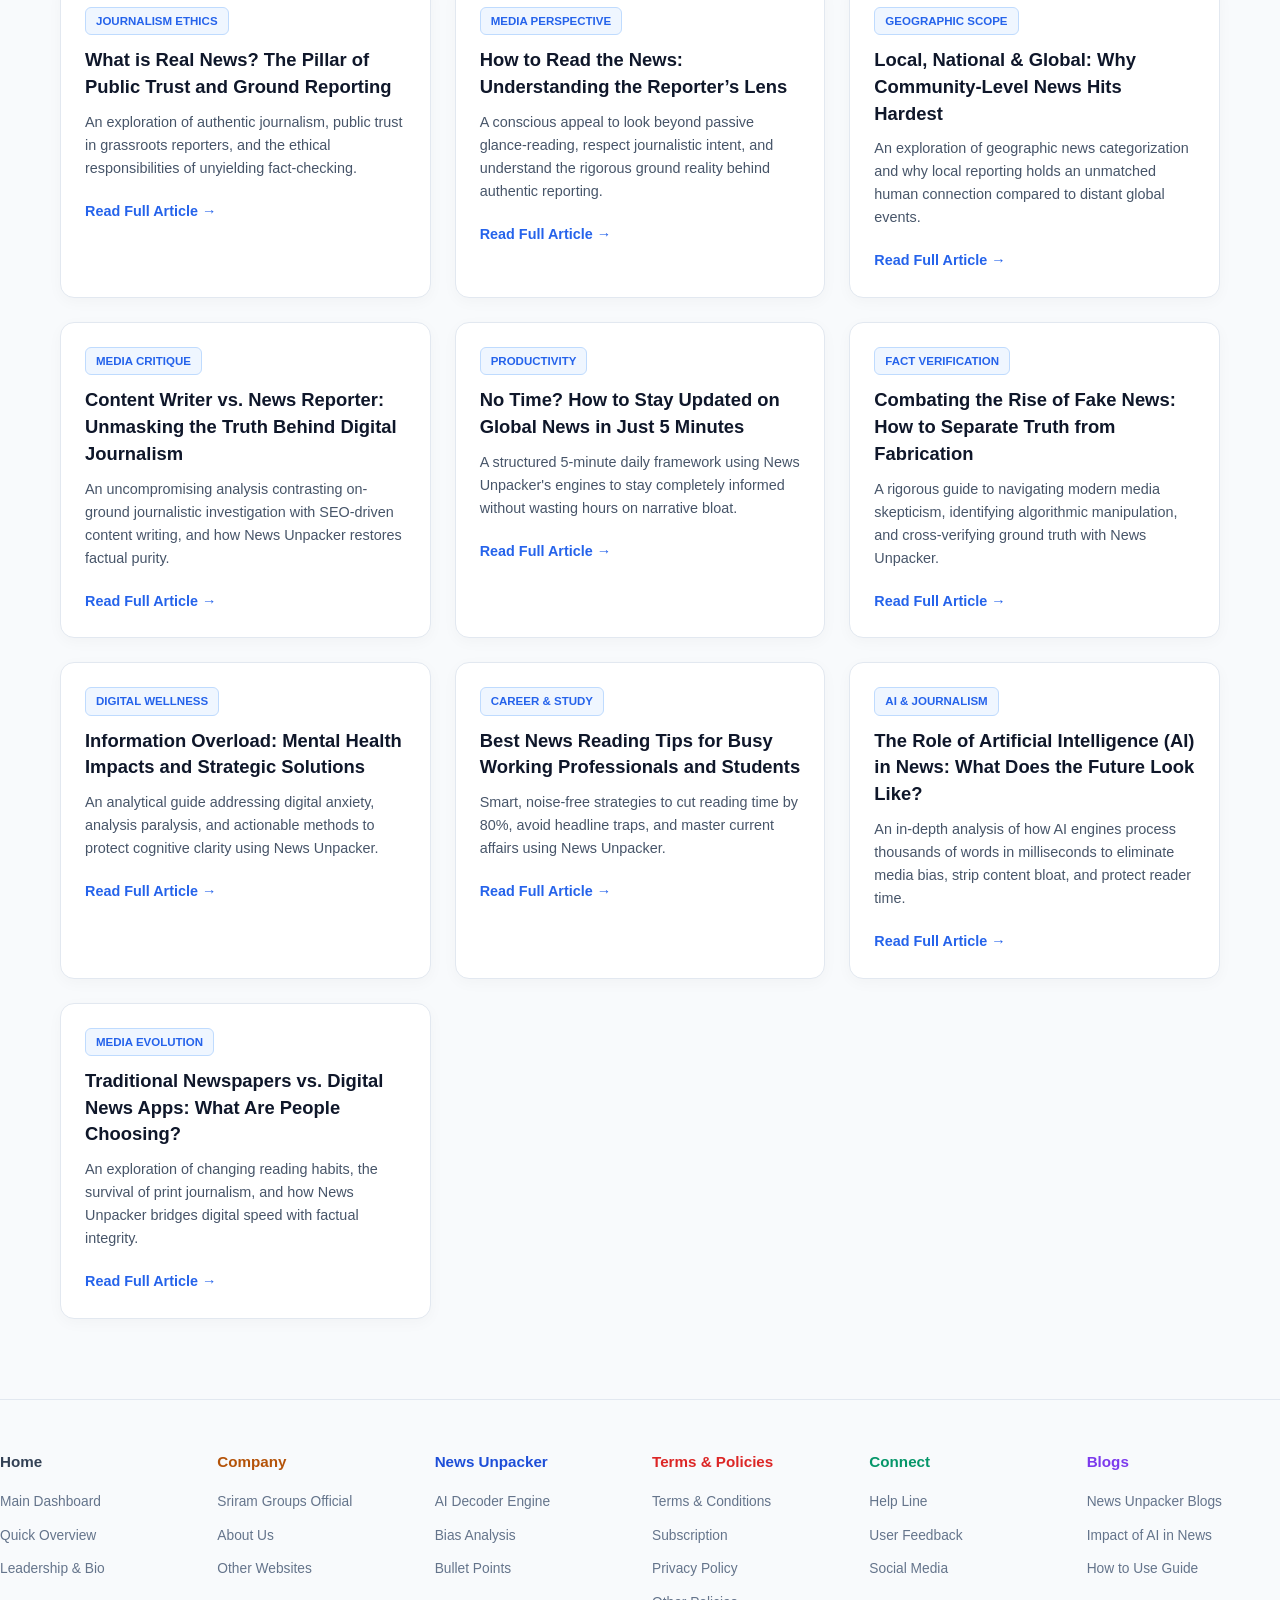
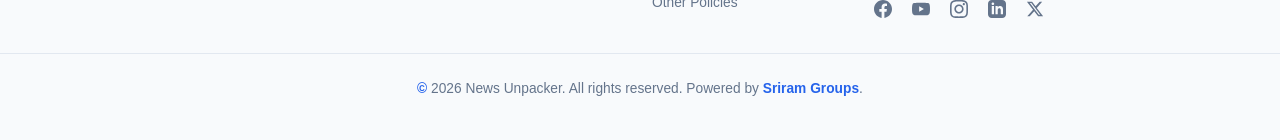
<file: blogs.html>
<!DOCTYPE html>
<html lang="en">
<head>
  <meta charset="UTF-8">
  <meta name="viewport" content="width=device-width, initial-scale=1.0">
  
  <title>News Unpacker Blogs – Insights, AI Technology & Media Literacy</title>
  <meta name="description" content="Explore insightful articles, media analysis breakdowns, and practical guides on leveraging AI for news verification and rapid summarization.">
  <meta name="robots" content="index, follow">

  <link rel="stylesheet" href="style.css">
  <style>
    .blogs-wrapper {
      width: 100%;
      max-width: 1200px;
      margin: 30px auto 80px;
      padding: 0 20px;
      box-sizing: border-box;
    }

    .blogs-hero {
      text-align: center;
      padding: 40px 20px 45px;
      border-bottom: 1px solid #e2e8f0;
      margin-bottom: 40px;
    }

    .blogs-badge {
      display: inline-block;
      font-size: 0.76rem;
      font-weight: 800;
      letter-spacing: 1.5px;
      color: #7c3aed;
      background: #f5f3ff;
      border: 1px solid #ddd6fe;
      padding: 5px 16px;
      border-radius: 20px;
      margin-bottom: 14px;
    }

    .blogs-hero h1 {
      font-size: 2.4rem;
      color: #0f172a;
      font-weight: 800;
      margin-bottom: 10px;
    }

    .blogs-hero p {
      font-size: 1.05rem;
      color: #64748b;
      max-width: 780px;
      margin: 0 auto;
      line-height: 1.6;
    }

    /* 10 Blog Cards Compact Text Grid */
    .blog-grid {
      display: grid;
      grid-template-columns: repeat(3, 1fr);
      gap: 24px;
    }

    .blog-card {
      background: #ffffff;
      border: 1px solid #e2e8f0;
      border-radius: 14px;
      padding: 24px;
      display: flex;
      flex-direction: column;
      box-shadow: 0 4px 15px rgba(15, 23, 42, 0.03);
      transition: transform 0.2s ease, border-color 0.2s ease, box-shadow 0.2s ease;
      cursor: pointer;
    }

    .blog-card:hover {
      transform: translateY(-4px);
      border-color: #2563eb;
      box-shadow: 0 10px 25px rgba(37, 99, 235, 0.08);
    }

    .card-top-row {
      display: flex;
      justify-content: space-between;
      align-items: center;
      margin-bottom: 12px;
    }

    .blog-tag {
      font-size: 0.72rem;
      font-weight: 800;
      padding: 4px 10px;
      border-radius: 6px;
      background: #eff6ff;
      color: #2563eb;
      border: 1px solid #bfdbfe;
    }

    .blog-num {
      font-size: 0.75rem;
      font-weight: 700;
      color: #94a3b8;
    }

    .blog-body h3 {
      font-size: 1.15rem;
      color: #0f172a;
      line-height: 1.45;
      margin: 0 0 10px;
      font-weight: 700;
    }

    .blog-body p {
      font-size: 0.9rem;
      color: #475569;
      line-height: 1.6;
      margin: 0 0 18px;
      flex-grow: 1;
    }

    .read-instant-btn {
      color: #2563eb;
      font-weight: 700;
      font-size: 0.9rem;
      display: inline-flex;
      align-items: center;
      gap: 4px;
      background: none;
      border: none;
      padding: 0;
      cursor: pointer;
    }

    .read-instant-btn:hover {
      text-decoration: underline;
    }

    /* Full Article View - No Images, Fast & Structured */
    .full-article-view {
      width: 100%;
      padding: 10px 0 60px;
    }

    .article-inner-container {
      max-width: 900px;
      margin: 0 auto;
      background: #ffffff;
      border: 1px solid #e2e8f0;
      border-radius: 16px;
      padding: 45px 50px;
      box-shadow: 0 4px 20px rgba(15, 23, 42, 0.04);
    }

    .back-blog-btn {
      background: #f1f5f9;
      color: #0f172a;
      border: 1px solid #cbd5e1;
      padding: 9px 18px;
      border-radius: 8px;
      font-weight: 700;
      font-size: 0.9rem;
      cursor: pointer;
      margin-bottom: 25px;
      transition: background 0.2s ease, color 0.2s ease;
    }

    .back-blog-btn:hover {
      background: #2563eb;
      color: #ffffff;
      border-color: #2563eb;
    }

    .article-main-header h1 {
      font-size: 2.2rem;
      color: #0f172a;
      line-height: 1.35;
      margin: 12px 0 25px;
      border-bottom: 1px solid #e2e8f0;
      padding-bottom: 18px;
    }

    .lead-paragraph {
      font-size: 1.12rem;
      line-height: 1.8;
      color: #1e293b;
      font-weight: 500;
      margin-bottom: 22px;
    }

    .article-body-content p {
      font-size: 1.02rem;
      line-height: 1.75;
      color: #334155;
      margin-bottom: 18px;
    }

    .article-body-content h2 {
      font-size: 1.45rem;
      color: #0f172a;
      margin: 32px 0 16px;
      border-left: 4px solid #2563eb;
      padding-left: 12px;
    }

    .insight-block {
      background: #f8fafc;
      border: 1px solid #e2e8f0;
      border-radius: 12px;
      padding: 20px 24px;
      margin-bottom: 20px;
    }

    .insight-block h3 {
      font-size: 1.15rem;
      color: #0f172a;
      margin: 0 0 10px;
    }

    .insight-block ul, .action-steps {
      list-style: none;
      padding-left: 0;
      margin: 10px 0;
    }

    .insight-block li, .action-steps li {
      position: relative;
      padding-left: 20px;
      font-size: 0.98rem;
      color: #334155;
      line-height: 1.7;
      margin-bottom: 10px;
    }

    .insight-block li::before, .action-steps li::before {
      content: "•";
      position: absolute;
      left: 4px;
      color: #2563eb;
      font-size: 1.2rem;
      top: -1px;
    }

    .flow-diagram {
      background: #0f172a;
      color: #38bdf8;
      padding: 20px;
      border-radius: 10px;
      font-family: monospace;
      font-size: 0.92rem;
      overflow-x: auto;
      line-height: 1.5;
      margin: 20px 0;
    }

    .practice-box {
      background: #eff6ff;
      border: 1px solid #bfdbfe;
      border-radius: 12px;
      padding: 20px 24px;
      margin-top: 24px;
    }

    .practice-box h4 {
      font-size: 1.1rem;
      color: #1d4ed8;
      margin: 0 0 10px;
    }

    .practice-box ul {
      margin: 0;
      padding-left: 20px;
      color: #1e3a8a;
      font-size: 0.95rem;
      line-height: 1.7;
    }

    .hidden {
      display: none !important;
    }

    @media (max-width: 992px) {
      .blog-grid {
        grid-template-columns: repeat(2, 1fr);
      }
    }

    @media (max-width: 600px) {
      .blog-grid {
        grid-template-columns: 1fr;
      }
      .article-inner-container {
        padding: 30px 20px;
      }
      .article-main-header h1 {
        font-size: 1.65rem;
      }
    }
  </style>
</head>
<body>

 <!-- ==================== TOP NAVIGATION HEADER (SUB-PAGES) ==================== -->
  <header class="main-header">
    <nav class="top-nav">
      <div class="nav-item">
        <a href="index.html" class="nav-link nav-btn-home">Home</a>
      </div>

      <div class="nav-item dropdown">
        <button class="nav-link drop-btn">Company ▾</button>
        <div class="dropdown-content">
          <a href="https://sriramgroupsofficial.com" target="_blank" rel="noopener noreferrer">Sriram Groups Official</a>
          <a href="index.html#about">About Us</a>
          <a href="websites.html">Other Websites</a>
        </div>
      </div>

      <div class="nav-item dropdown">
        <button class="nav-link drop-btn">Connect ▾</button>
        <div class="dropdown-content">
          <a href="mailto:sriramgroups.help@gmail.com">Help Line</a>
          <a href="index.html#social">Social Media</a>
          <a href="index.html#feedbackSection">Feedback & Requests</a>
        </div>
      </div>

      <div class="nav-item dropdown">
        <button class="nav-link drop-btn">Terms & Policies ▾</button>
        <div class="dropdown-content">
          <a href="terms.html">Terms & Conditions</a>
          <a href="subscription.html">Subscription Plans</a>
          <a href="privacy.html">Privacy Policy</a>
          <a href="policies.html">Other Policies</a>
        </div>
      </div>

      <div class="nav-item dropdown">
        <button class="nav-link drop-btn">Category ▾</button>
        <div class="dropdown-content">
          <a href="index.html?workspace=politics">Politics</a>
          <a href="index.html?workspace=business">Business & Economy</a>
          <a href="index.html?workspace=tech">Technology</a>
          <a href="index.html?workspace=crime_legal">Crime & Legal</a>
          <a href="index.html?workspace=education">Education & Careers</a>
          <a href="index.html?workspace=health">Health & Lifestyle</a>
          <a href="index.html?workspace=sports">Sports</a>
          <a href="index.html?workspace=environment">Weather & Climate</a>
          <a href="index.html?workspace=kids">Kids & Students</a>
        </div>
      </div>

      <div class="nav-item dropdown">
        <button class="nav-link drop-btn">Blogs ▾</button>
        <div class="dropdown-content">
          <a href="blogs.html">News Unpacker Blogs</a>
          <a href="blogs.html#impact">Impact of AI in News</a>
          <a href="index.html#guide">How to Use Guide</a>
        </div>
      </div>

      <!-- Right Corner User Profile Circle (Direct Link to Home Login) -->
      <div class="user-profile-wrapper">
        <a href="index.html?action=login" class="profile-avatar-btn" id="subPageProfileBtn" title="User Account">
          <svg width="20" height="20" viewBox="0 0 24 24" fill="none" stroke="currentColor" stroke-width="2" stroke-linecap="round" stroke-linejoin="round">
            <path d="M20 21v-2a4 4 0 0 0-4-4H8a4 4 0 0 0-4 4v2"></path>
            <circle cx="12" cy="7" r="4"></circle>
          </svg>
        </a>
      </div>
    </nav>
  </header>


  <!-- Main Container -->
  <main class="blogs-wrapper">
    
    <!-- 10 CARDS GRID (DEFAULT VIEW) -->
    <div id="blogCardsView">
      <div class="blogs-hero">
        <span class="blogs-badge">OFFICIAL EDITORIAL & ARCHITECTURE</span>
        <h1>News Unpacker Insights & Research</h1>
        <p>10 core essays and technical playbooks exploring algorithmic news decompression, cognitive load reduction, linguistic bias stripping, and exam-grade data curation.</p>
      </div>

      <div class="blog-grid">
        
        <!-- Card 1 -->
        <article class="blog-card" onclick="openArticleDirect('art1')">
          <div class="card-top-row">
            <span class="blog-tag">MEDIA LITERACY</span>
          </div>
          <div class="blog-body">
            <h3>How to Detect Partisan Spin in Breaking News</h3>
            <p>Learn the exact signals of emotional framing, passive voice masking, and sensational clickbait tactics used in modern political coverage.</p>
            <button type="button" class="read-instant-btn">Read Full Article →</button>
          </div>
        </article>

        <!-- Card 2 -->
        <article class="blog-card" onclick="openArticleDirect('art2')">
          <div class="card-top-row">
            <span class="blog-tag">AI TECHNOLOGY</span>
            
          </div>
          <div class="blog-body">
            <h3>The Mechanics of Automated Text Summarization</h3>
            <p>How large language models parse multi-page investigative reports, rank sentence relevance, and synthesize clean, skimmable bullet points.</p>
            <button type="button" class="read-instant-btn">Read Full Article →</button>
          </div>
        </article>

        <!-- Card 3 -->
        <article class="blog-card" onclick="openArticleDirect('art3')">
          <div class="card-top-row">
            <span class="blog-tag">STUDENT GUIDE</span>
         
          </div>
          <div class="blog-body">
            <h3>Mastering Current Affairs for Competitive Exams</h3>
            <p>A structured framework for civil service aspirants to compress daily national updates into sharp, exam-ready revision micro-notes.</p>
            <button type="button" class="read-instant-btn">Read Full Article →</button>
          </div>
        </article>

        <!-- Card 4 -->
        <article class="blog-card" onclick="openArticleDirect('art4')">
          <div class="card-top-row">
            <span class="blog-tag">EDITORIAL STANDARDS</span>
          </div>
          <div class="blog-body">
            <h3>What Makes a Great News Summarizer? Standards for 2026</h3>
            <p>A definitive guide on content integrity, structural brevity, neutral balancing, and audio synthesis for next-gen news utilities.</p>
            <button type="button" class="read-instant-btn">Read Full Article →</button>
          </div>
        </article>

        <!-- Card 5 -->
        <article class="blog-card" onclick="openArticleDirect('art5')">
          <div class="card-top-row">
            <span class="blog-tag">FACT-CHECKING</span>
          </div>
          <div class="blog-body">
            <h3>The Architecture of Cross-Verification Pipelines</h3>
            <p>How automated multi-wire polling isolates authentic event records from viral rumors, distorted quotes, and unverified social claims.</p>
            <button type="button" class="read-instant-btn">Read Full Article →</button>
          </div>
        </article>

        <!-- Card 6 -->
        <article class="blog-card" onclick="openArticleDirect('art6')">
          <div class="card-top-row">
            <span class="blog-tag">COGNITIVE PSYCHOLOGY</span>
          </div>
          <div class="blog-body">
            <h3>Combating Doomscrolling & Digital Information Overload</h3>
            <p>The neurobiology of endless social feeds and why structured bullet synthesis preserves critical analytical bandwidth.</p>
            <button type="button" class="read-instant-btn">Read Full Article →</button>
          </div>
        </article>

        <!-- Card 7 -->
        <article class="blog-card" onclick="openArticleDirect('art7')">
          <div class="card-top-row">
            <span class="blog-tag">FINANCIAL INTELLIGENCE</span>
          </div>
          <div class="blog-body">
            <h3>Deconstructing Financial Journalism & Earnings Reports</h3>
            <p>Bypassing executive corporate spin to extract raw revenue metrics, operating margins, and regulatory friction points instantly.</p>
            <button type="button" class="read-instant-btn">Read Full Article →</button>
          </div>
        </article>

        <!-- Card 8 -->
        <article class="blog-card" onclick="openArticleDirect('art8')">
          <div class="card-top-row">
            <span class="blog-tag">LEGAL ANALYTICS</span>
          </div>
          <div class="blog-body">
            <h3>Decoding Judicial Verdicts & Legislative Bills</h3>
            <p>How structured Natural Language Processing strips thousands of legalistic clauses into core citizen and enterprise impacts.</p>
            <button type="button" class="read-instant-btn">Read Full Article →</button>
          </div>
        </article>

        <!-- Card 9 -->
        <article class="blog-card" onclick="openArticleDirect('art9')">
          <div class="card-top-row">
            <span class="blog-tag">GLOBAL GEOPOLITICS</span>
          </div>
          <div class="blog-body">
            <h3>Untangling Geopolitical Narratives & State Propaganda</h3>
            <p>Analyzing state-sponsored media framing, economic sanctions rhetoric, and multi-lateral diplomacy releases objectively.</p>
            <button type="button" class="read-instant-btn">Read Full Article →</button>
          </div>
        </article>

        <!-- Card 10 -->
        <article class="blog-card" onclick="openArticleDirect('art10')">
          <div class="card-top-row">
            <span class="blog-tag">FUTURE OF MEDIA</span>
          </div>
          <div class="blog-body">
            <h3>Autonomous Editorial Desks: The Next Decade in Journalism</h3>
            <p>Where AI tools empower on-ground journalists and where human oversight remains permanently indispensable for truth verification.</p>
            <button type="button" class="read-instant-btn">Read Full Article →</button>
          </div>
        </article>

        <!-- Article 11 Card: Sriram Groups Ecosystem -->
        <article class="blog-card" onclick="openArticleDirect('art11')">
          <div class="card-top-row">
            <span class="blog-tag">CORPORATE ECOSYSTEM</span>
          </div>
          <div class="blog-body">
            <h3>What is Sriram Groups? Inside the Emerging Digital Ecosystem</h3>
            <p>An inside look into Sriram Groups' ethics-first philosophy, open-access software tools, S-Plots real estate verification, and AI utilities.</p>
            <button type="button" class="read-instant-btn">Read Full Article →</button>
          </div>
        </article>

        <!-- Article 12 Card: Real News & Ground Reporting Ethics -->
        <article class="blog-card" onclick="openArticleDirect('art12')">
          <div class="card-top-row">
            <span class="blog-tag">JOURNALISM ETHICS</span>
          </div>
          <div class="blog-body">
            <h3>What is Real News? The Pillar of Public Trust and Ground Reporting</h3>
            <p>An exploration of authentic journalism, public trust in grassroots reporters, and the ethical responsibilities of unyielding fact-checking.</p>
            <button type="button" class="read-instant-btn">Read Full Article →</button>
          </div>
        </article>

        <!-- Article 12 Card: Real News & Ground Reporting Ethics -->
        <article class="blog-card" onclick="openArticleDirect('art12')">
          <div class="card-top-row">
            <span class="blog-tag">JOURNALISM ETHICS</span>
          </div>
          <div class="blog-body">
            <h3>What is Real News? The Pillar of Public Trust and Ground Reporting</h3>
            <p>An exploration of authentic journalism, public trust in grassroots reporters, and the ethical responsibilities of unyielding fact-checking.</p>
            <button type="button" class="read-instant-btn">Read Full Article →</button>
          </div>
        </article>

        <!-- Article 14 Card: How to Read the News -->
        <article class="blog-card" onclick="openArticleDirect('art14')">
          <div class="card-top-row">
            <span class="blog-tag">MEDIA PERSPECTIVE</span>
          </div>
          <div class="blog-body">
            <h3>How to Read the News: Understanding the Reporter’s Lens</h3>
            <p>A conscious appeal to look beyond passive glance-reading, respect journalistic intent, and understand the rigorous ground reality behind authentic reporting.</p>
            <button type="button" class="read-instant-btn">Read Full Article →</button>
          </div>
        </article>

        <!-- Article 15 Card: The Power of Local News & Geographic Scopes -->
        <article class="blog-card" onclick="openArticleDirect('art15')">
          <div class="card-top-row">
            <span class="blog-tag">GEOGRAPHIC SCOPE</span>
          </div>
          <div class="blog-body">
            <h3>Local, National & Global: Why Community-Level News Hits Hardest</h3>
            <p>An exploration of geographic news categorization and why local reporting holds an unmatched human connection compared to distant global events.</p>
            <button type="button" class="read-instant-btn">Read Full Article →</button>
          </div>
        </article>

        <!-- Article 16 Card: Content Writer vs. News Reporter -->
        <article class="blog-card" onclick="openArticleDirect('art16')">
          <div class="card-top-row">
            <span class="blog-tag">MEDIA CRITIQUE</span>
          </div>
          <div class="blog-body">
            <h3>Content Writer vs. News Reporter: Unmasking the Truth Behind Digital Journalism</h3>
            <p>An uncompromising analysis contrasting on-ground journalistic investigation with SEO-driven content writing, and how News Unpacker restores factual purity.</p>
            <button type="button" class="read-instant-btn">Read Full Article →</button>
          </div>
        </article>

        <!-- Article 17 Card: 5-Minute News Framework -->
        <article class="blog-card" onclick="openArticleDirect('art17')">
          <div class="card-top-row">
            <span class="blog-tag">PRODUCTIVITY</span>
          </div>
          <div class="blog-body">
            <h3>No Time? How to Stay Updated on Global News in Just 5 Minutes</h3>
            <p>A structured 5-minute daily framework using News Unpacker's engines to stay completely informed without wasting hours on narrative bloat.</p>
            <button type="button" class="read-instant-btn">Read Full Article →</button>
          </div>
        </article>

        <!-- Article 18 Card: Combating Fake News -->
        <article class="blog-card" onclick="openArticleDirect('art18')">
          <div class="card-top-row">
            <span class="blog-tag">FACT VERIFICATION</span>
          </div>
          <div class="blog-body">
            <h3>Combating the Rise of Fake News: How to Separate Truth from Fabrication</h3>
            <p>A rigorous guide to navigating modern media skepticism, identifying algorithmic manipulation, and cross-verifying ground truth with News Unpacker.</p>
            <button type="button" class="read-instant-btn">Read Full Article →</button>
          </div>
        </article>

        <!-- Article 19 Card: Information Overload & Mental Health -->
        <article class="blog-card" onclick="openArticleDirect('art19')">
          <div class="card-top-row">
            <span class="blog-tag">DIGITAL WELLNESS</span>
          </div>
          <div class="blog-body">
            <h3>Information Overload: Mental Health Impacts and Strategic Solutions</h3>
            <p>An analytical guide addressing digital anxiety, analysis paralysis, and actionable methods to protect cognitive clarity using News Unpacker.</p>
            <button type="button" class="read-instant-btn">Read Full Article →</button>
          </div>
        </article>

        <!-- Article 20 Card: Best News Reading Tips -->
        <article class="blog-card" onclick="openArticleDirect('art20')">
          <div class="card-top-row">
            <span class="blog-tag">CAREER & STUDY</span>
          </div>
          <div class="blog-body">
            <h3>Best News Reading Tips for Busy Working Professionals and Students</h3>
            <p>Smart, noise-free strategies to cut reading time by 80%, avoid headline traps, and master current affairs using News Unpacker.</p>
            <button type="button" class="read-instant-btn">Read Full Article →</button>
          </div>
        </article>

        <!-- Article 21 Card: AI in News & The Future of Journalism -->
        <article class="blog-card" onclick="openArticleDirect('art21')">
          <div class="card-top-row">
            <span class="blog-tag">AI & JOURNALISM</span>
          </div>
          <div class="blog-body">
            <h3>The Role of Artificial Intelligence (AI) in News: What Does the Future Look Like?</h3>
            <p>An in-depth analysis of how AI engines process thousands of words in milliseconds to eliminate media bias, strip content bloat, and protect reader time.</p>
            <button type="button" class="read-instant-btn">Read Full Article →</button>
          </div>
        </article>

        <!-- Article 22 Card: Traditional Newspapers vs. Digital News Apps -->
        <article class="blog-card" onclick="openArticleDirect('art22')">
          <div class="card-top-row">
            <span class="blog-tag">MEDIA EVOLUTION</span>
          </div>
          <div class="blog-body">
            <h3>Traditional Newspapers vs. Digital News Apps: What Are People Choosing?</h3>
            <p>An exploration of changing reading habits, the survival of print journalism, and how News Unpacker bridges digital speed with factual integrity.</p>
            <button type="button" class="read-instant-btn">Read Full Article →</button>
          </div>
        </article>

      </div>
    </div>

    <!-- ================= FULL ARTICLES READERS (1 TO 10) ================= -->

    <!-- Article 1 Full -->
    <section id="art1" class="full-article-view hidden">
      <div class="article-inner-container">
        <button class="back-blog-btn" onclick="backToBlogList()">← Back to All Articles</button>
        <header class="article-main-header">
          <span class="blog-tag">MEDIA LITERACY</span>
          <h1>How to Detect Partisan Spin in Breaking News</h1>
        </header>
        <div class="article-body-content">
          <p class="lead-paragraph">Detecting partisan spin in breaking news requires looking past the urgent headlines and analyzing how a story is told, rather than just what is being reported. When a major political event breaks, media outlets rush to frame the narrative, often relying on specific linguistic tactics to influence public perception.</p>
          <h2>1. Spotting the Signals of Spin</h2>
          <div class="insight-block">
            <h3> Emotional Framing & Loaded Language</h3>
            <p>Partisan coverage relies on adjectives and adverbs that tell you how to feel about a fact instead of letting you decide.</p>
            <ul>
              <li><strong>The Signal:</strong> Look for words that assign value judgments or emotional weight.</li>
              <li><strong>Spin Example:</strong> <em>"The politician defiantly snapped back during a chaotic press conference."</em></li>
              <li><strong>The Raw Fact:</strong> The politician responded to a question during a press conference.</li>
              <li><strong>How to counter it:</strong> Strip away descriptive words. If removing the adjectives changes how you judge the core event, you were reading spin.</li>
            </ul>
          </div>
          <div class="insight-block">
            <h3> Passive Voice Masking (Evading Accountability)</h3>
            <p>Outlets frequently use passive voice to obscure who performed an action, shield preferred political figures, or direct scrutiny toward an opponent.</p>
            <ul>
              <li><strong>The Signal:</strong> The sentence focuses on the recipient of the action, leaving the actor vague or unmentioned.</li>
              <li><strong>Spin Example:</strong> <em>"Protestors were dispersed as tensions rose."</em> (Who dispersed them? How?)</li>
              <li><strong>How to counter it:</strong> Look for the "by whom". Turn passive sentences back into active ones (<em>"Police used water cannons to disperse protestors"</em>) to clarify accountability.</li>
            </ul>
          </div>
          <h2>2. How to Isolate the Raw Facts</h2>
          <pre class="flow-diagram">
[Breaking News Report] 
       │
       ├──► 1. Strip away Adjectives & Adverbs (Removes Emotional Framing)
       ├──► 2. Rephrase Passive Voice to Active (Identifies Accountability)
       └──► 3. Verify Headline Claims in Text (Eliminates Clickbait)
       │
[Isolated Raw Facts]
          </pre>
          <ul class="action-steps">
            <li><strong>Establish Core Chronology:</strong> Who said or did what, when did they do it, and where?</li>
            <li><strong>Cross-Reference Outlets:</strong> Compare reports across differing editorial blocs to find the common overlapping facts.</li>
            <li><strong>Locate Primary Source:</strong> Bypass secondary commentary to read the raw bill, transcript, or video recording directly.</li>
          </ul>
        </div>
      </div>
    </section>

    <!-- Article 2 Full -->
    <section id="art2" class="full-article-view hidden">
      <div class="article-inner-container">
        <button class="back-blog-btn" onclick="backToBlogList()">← Back to All Articles</button>
        <header class="article-main-header">
          <span class="blog-tag">AI TECHNOLOGY</span>
          <h1>The Mechanics of Automated Text Summarization</h1>
        </header>
        <div class="article-body-content">
          <p class="lead-paragraph">Language understanding is central to many of the largest problems in information processing. Analysts and organizations are faced with overwhelming quantities of free text data and lack the tools necessary to turn this data into actionable information.</p>
          <div class="insight-block">
            <h3> The Core Information Challenge</h3>
            <p>Increasingly, one of the most essential problems decision makers face is not just how to find the information they are already looking for, but what information they should be looking for in the first place.</p>
            <p>Due to the massive volume of daily dispatches, it is not feasible to read through entire bodies of text to identify events, trends, or themes that demand immediate operational response.</p>
          </div>
          <h2>1. Processing Stages in Neural Pipelines</h2>
          <pre class="flow-diagram">
[High-Volume Unstructured Text]
       │
       ├──► 1. Semantic Tokenization & Context Embedding
       ├──► 2. Sentence Relevance & Topic Clustering
       ├──► 3. Redundancy Stripping & Noise Filtering
       └──► 4. Abstractive Synthesis & Bullet Structuring
       │
[Actionable High-Density Summary Brief]
          </pre>
          <h2>2. Extractive vs. Abstractive Processing</h2>
          <div class="insight-block">
            <h3>Extractive Summarization</h3>
            <p>Scans sentences across reports and ranks them based on keyword density and position weights, extracting verbatim lines without modification.</p>
          </div>
          <div class="insight-block">
            <h3>Abstractive Neural Generation</h3>
            <p>Interprets underlying semantic relationships and generates fresh, fluent phrasing to summarize core concepts into high-speed bullet points.</p>
          </div>
        </div>
      </div>
    </section>

    <!-- Article 3 Full -->
    <section id="art3" class="full-article-view hidden">
      <div class="article-inner-container">
        <button class="back-blog-btn" onclick="backToBlogList()">← Back to All Articles</button>
        <header class="article-main-header">
          <span class="blog-tag">STUDENT GUIDE</span>
          <h1>Mastering Current Affairs for Competitive Exams</h1>
        </header>
        <div class="article-body-content">
          <p class="lead-paragraph">Mastering current affairs requires filtering daily news through syllabus keywords and condensing information into high-yield, theme-based revision micro-notes.</p>
          <h2>The 4-Step Note Extraction Framework</h2>
          <div class="insight-block">
            <h3>1. Syllabus Tagging</h3>
            <p>Categorize developments strictly into syllabus verticals: Polity & Governance, Economy, Ecology, Science & Tech, or International Security. Discard party debates and regional crime reports.</p>
          </div>
          <div class="insight-block">
            <h3>2. The "Prelims vs. Mains" Split</h3>
            <ul>
              <li><strong>Prelims:</strong> Nodal ministry, statutory backing, constitutional articles, target benchmarks, and international treaties.</li>
              <li><strong>Mains:</strong> Root causes, structural bottlenecks, socio-economic implications, and constitutional safeguards.</li>
            </ul>
          </div>
          <div class="insight-block">
            <h3>3. Data & Committee Anchors</h3>
            <p>Note 1–2 credible metrics (NITI Aayog, RBI, World Bank) and link corresponding Law Commission or Supreme Court rulings.</p>
          </div>
          <div class="practice-box">
            <h4>Standard Half-Page Layout Template</h4>
            <ul>
              <li><strong>Topic & Tag:</strong> Issue title and GS paper code (1 line)</li>
              <li><strong>Factual Core:</strong> Implementing authority and criteria (3–4 bullets)</li>
              <li><strong>Context & Bottlenecks:</strong> Foundational significance and challenges (3 bullets)</li>
              <li><strong>Way Forward:</strong> Balanced, policy-oriented solutions (2–3 bullets)</li>
            </ul>
          </div>
        </div>
      </div>
    </section>

    <!-- Article 4 Full -->
    <section id="art4" class="full-article-view hidden">
      <div class="article-inner-container">
        <button class="back-blog-btn" onclick="backToBlogList()">← Back to All Articles</button>
        <header class="article-main-header">
          <span class="blog-tag">EDITORIAL STANDARDS</span>
          <h1>What Makes a Great News Summarizer? Modern Standards for 2026</h1>
        </header>
        <div class="article-body-content">
          <p class="lead-paragraph">For a news summarization utility or application to succeed in 2026, it must transcend basic mechanical truncation and provide high-fidelity factual synthesis.</p>
          <h2>1. Core Content Pillars</h2>
          <div class="insight-block">
            <h3> Accuracy & 60-80 Word Discipline</h3>
            <p>Compression must never alter factual intent. Maintaining a strict 60–80 word parameter delivers total clarity within quick operational windows.</p>
          </div>
          <div class="insight-block">
            <h3> 5Ws & 1H Journalistic Framework</h3>
            <p>Immediate resolution of Who, What, Where, When, Why, and How within the opening lines.</p>
          </div>
          <h2>2. Modern Architectural Specifications</h2>
          <ul class="action-steps">
            <li><strong>AI-Driven Topic Personalization:</strong> Custom filtering for Geopolitics, Markets, and Tech.</li>
            <li><strong>Anti-Disinformation Verification:</strong> Cross-referencing breaking statements against primary registries.</li>
            <li><strong>Text-to-Speech Audio Briefs:</strong> High-definition synthetic audio briefs for mobile users.</li>
            <li><strong>Source Deep Linking:</strong> Verifiable attribution attached to every summarized brief.</li>
          </ul>
        </div>
      </div>
    </section>

    <!-- Article 5 Full -->
    <section id="art5" class="full-article-view hidden">
      <div class="article-inner-container">
        <button class="back-blog-btn" onclick="backToBlogList()">← Back to All Articles</button>
        <header class="article-main-header">
          <span class="blog-tag">FACT-CHECKING</span>
          <h1>The Architecture of Cross-Verification Pipelines</h1>
        </header>
        <div class="article-body-content">
          <p class="lead-paragraph">Viral misinformation spreads when raw claims are redistributed without structural verification. Modern intelligence utilities deploy multi-node polling engines to validate claims in real time.</p>
          <h2>How Multi-Node Polling Works</h2>
          <div class="insight-block">
            <h3>1. Multi-Registry Verification</h3>
            <p>When an event occurs, pipelines ping multiple authorized wire registries (Reuters, AP, PTI, Official Gazettes) to discover common factual denominators.</p>
          </div>
          <div class="insight-block">
            <h3>2. Anomaly & Discrepancy Detection</h3>
            <p>Algorithms isolate discrepancies in casualty counts, policy quotes, and financial estimates, highlighting variations rather than promoting unconfirmed figures.</p>
          </div>
          <div class="insight-block">
            <h3>3. Origin Tracing</h3>
            <p>Detects the initial upload vector of screenshots, quotes, and clips to expose synthetic or recycled archival media presented as live events.</p>
          </div>
        </div>
      </div>
    </section>

    <!-- Article 6 Full -->
    <section id="art6" class="full-article-view hidden">
      <div class="article-inner-container">
        <button class="back-blog-btn" onclick="backToBlogList()">← Back to All Articles</button>
        <header class="article-main-header">
          <span class="blog-tag">COGNITIVE PSYCHOLOGY</span>
          <h1>Combating Doomscrolling & Digital Information Overload</h1>
        </header>
        <div class="article-body-content">
          <p class="lead-paragraph">Algorithmic infinite feeds exploit evolutionary threat-detection triggers, pulling users into prolonged sessions of negative news consumption known as doomscrolling.</p>
          <h2>The Solution: High-Density Finite Synthesis</h2>
          <div class="insight-block">
            <h3>Bounded Consumption Models</h3>
            <p>Switching from endless streams to structured "daily finite batches" allows readers to remain fully informed without inducing decision fatigue.</p>
          </div>
          <div class="insight-block">
            <h3>Decoupling Urgency from Importance</h3>
            <p>Breaking news alerts often amplify minor shocks. Synthesizers isolate systemic developments from temporal sensationalism.</p>
          </div>
        </div>
      </div>
    </section>

    <!-- Article 7 Full -->
    <section id="art7" class="full-article-view hidden">
      <div class="article-inner-container">
        <button class="back-blog-btn" onclick="backToBlogList()">← Back to All Articles</button>
        <header class="article-main-header">
          <span class="blog-tag">FINANCIAL INTELLIGENCE</span>
          <h1>Deconstructing Financial Journalism & Earnings Reports</h1>
        </header>
        <div class="article-body-content">
          <p class="lead-paragraph">Corporate earnings press releases and market reports are engineered by public relations teams to highlight vanity metrics while masking fundamental weaknesses.</p>
          <h2>Extracting the Quantitative Truth</h2>
          <div class="insight-block">
            <h3>Strip Non-GAAP Adjustments</h3>
            <p>Focus strictly on operating cash flows, regulatory reserves, and debt maturity schedules rather than custom-defined EBITDA metrics.</p>
          </div>
          <div class="insight-block">
            <h3>Macro Correlation Checks</h3>
            <p>Evaluate reported performance against interest rate regimes, currency volatility, and supply chain bottlenecks rather than isolated executive forecasts.</p>
          </div>
        </div>
      </div>
    </section>

    <!-- Article 8 Full -->
    <section id="art8" class="full-article-view hidden">
      <div class="article-inner-container">
        <button class="back-blog-btn" onclick="backToBlogList()">← Back to All Articles</button>
        <header class="article-main-header">
          <span class="blog-tag">LEGAL ANALYTICS</span>
          <h1>Decoding Judicial Verdicts & Legislative Bills</h1>
        </header>
        <div class="article-body-content">
          <p class="lead-paragraph">Statutory bills and constitutional court judgments frequently run into hundreds of pages filled with archaic terminology, making them inaccessible to regular citizens.</p>
          <h2>The Algorithmic Legal Decompression Workflow</h2>
          <div class="insight-block">
            <h3>1. The Operative Ratio Decidendi</h3>
            <p>Separates non-binding judicial remarks (Obiter Dicta) from the binding legal precedent (Ratio Decidendi) established by the bench.</p>
          </div>
          <div class="insight-block">
            <h3>2. Compliance & Penal Delta</h3>
            <p>Isolates exact penalties, procedural deadlines, and enterprise compliance requirements introduced by newly amended legislation.</p>
          </div>
        </div>
      </div>
    </section>

    <!-- Article 9 Full -->
    <section id="art9" class="full-article-view hidden">
      <div class="article-inner-container">
        <button class="back-blog-btn" onclick="backToBlogList()">← Back to All Articles</button>
        <header class="article-main-header">
          <span class="blog-tag">GLOBAL GEOPOLITICS</span>
          <h1>Untangling Geopolitical Narratives & State Propaganda</h1>
        </header>
        <div class="article-body-content">
          <p class="lead-paragraph">During international confrontations, state-aligned media outlets weaponize selective context, sanctions terminology, and strategic leaking to steer international diplomatic sentiment.</p>
          <h2>Analytical Filters for Global Coverage</h2>
          <div class="insight-block">
            <h3>Track Strategic Interests Over Ideology</h3>
            <p>Evaluate diplomatic statements against national energy dependencies, shipping chokepoint security, and bilateral defense trade agreements.</p>
          </div>
          <div class="insight-block">
            <h3>Comparative Translation Analysis</h3>
            <p>Cross-analyze foreign language government releases with their English translations to identify targeted tone variations intended for domestic versus international audiences.</p>
          </div>
        </div>
      </div>
    </section>

    <!-- Article 10 Full -->
    <section id="art10" class="full-article-view hidden">
      <div class="article-inner-container">
        <button class="back-blog-btn" onclick="backToBlogList()">← Back to All Articles</button>
        <header class="article-main-header">
          <span class="blog-tag">FUTURE OF MEDIA</span>
          <h1>Autonomous Editorial Desks: The Next Decade in Journalism</h1>
        </header>
        <div class="article-body-content">
          <p class="lead-paragraph">The coming decade will not eliminate human journalists, but will redefine the editorial newsroom into an agile hybrid intelligence ecosystem.</p>
          <h2>The Division of Labor</h2>
          <div class="insight-block">
            <h3>What Machines Handle</h3>
            <p>Rapid synthesis, data clustering, multi-language localization, financial earnings extraction, and formatting for variable screen sizes.</p>
          </div>
          <div class="insight-block">
            <h3>What Humans Keep</h3>
            <p>On-ground investigative reporting, confidential whistleblower protection, ethical intuition, and contextual human accountability.</p>
          </div>
        </div>
      </div>
    </section>

    <!-- Article 11 Full: Sriram Groups Deep Dive -->
    <section id="art11" class="full-article-view hidden">
      <div class="article-inner-container">
        <button class="back-blog-btn" onclick="backToBlogList()">← Back to All Articles</button>
        
        <header class="article-main-header">
          <span class="blog-tag">CORPORATE ECOSYSTEM</span>
          <h1>What is Sriram Groups? Inside the Emerging Digital Ecosystem</h1>
        </header>

        <div class="article-body-content">
          <p class="lead-paragraph">
            Gaining rapid traction across the tech landscape, Sriram Groups (sriramgroupsofficial.com) is an emerging parent enterprise driving purpose-built software architectures, accessible web tools, interactive gaming engines, and AI utilities. Built on uncompromising operational integrity, the organization operates with a transformative philosophy: maximizing open access to modern tools without predatory paywalls.
          </p>

          <h2>Core Organizational Mission: Ethics-First Technology</h2>
          <div class="insight-block">
            <h3> Bridging Advanced Engineering & Accessibility</h3>
            <p>
              Sriram Groups bridges the gap between sophisticated technical engineering and end-user accessibility. By committing to keep free digital utilities accessible—and engineering complex, high-tier software tools available at zero cost—the platform champions transparent, honest digital utility distribution.
            </p>
          </div>

          <h2>Strategic Flagship Verticals</h2>
          <div class="insight-block">
            <h3> Next-Gen Web Development Services</h3>
            <p>Delivering tailored enterprise architectures, custom business portals, and dynamic web interfaces with demonstrated client satisfaction.</p>
          </div>

          <div class="insight-block">
            <h3> S-Plots & To-Let Verified Real Estate</h3>
            <p>A decentralized ground-intelligence real estate framework that verifies open plots and residential rentals while offering youth structured part-time earning opportunities through field verification rewards.</p>
          </div>

          <div class="insight-block">
            <h3> AI-Powered News Unpacker</h3>
            <p>An algorithmic NLP text summarization engine engineered to compress sprawling, multi-page journalism into sharp, fact-checked bullet points.</p>
          </div>

          <div class="insight-block">
            <h3> Interactive Gaming & AI Engines</h3>
            <p>Ground-level development of simulation gameplay and independent AI solutions scheduled for general deployment.</p>
          </div>

          <h2>The Road Ahead: Grand Reveal 2027</h2>
          <p>
            Heading toward its official Grand Pre-Launch on January 1, 2027, Sriram Groups continues to expand its technology stack. Follow verified official communications on sriramgroupsofficial.com and linked corporate social channels for platform updates.
          </p>

          <div class="practice-box">
            <ul>
              <li>what is sriram groups</li>
              <li>sriram groups official updates</li>
              <li>free online ai tools sriram groups</li>
              <li>s-plots real estate rewards platform</li>
              <li>news unpacker ai summarizer</li>
              <li>affordable web development services india</li>
              <li>sriram groups pre launch event 2027</li>
            </ul>
          </div>
        </div>
      </div>
    </section>

    <!-- Article 12 Full: Ground Reporting & Media Integrity -->
    <section id="art12" class="full-article-view hidden">
      <div class="article-inner-container">
        <button class="back-blog-btn" onclick="backToBlogList()">← Back to All Articles</button>
        
        <header class="article-main-header">
          <span class="blog-tag">JOURNALISM ETHICS</span>
          <h1>What is Real News? The Pillar of Public Trust and Ground Reporting</h1>
        </header>

        <div class="article-body-content">
          <p class="lead-paragraph">
            True journalism is defined by uncovering objective reality and delivering ground facts without distortion. News is not merely a transmission of data; it serves as a public mirror and a pillar of civic accountability.
          </p>

          <p>
            While reading daily updates has become an instinctive habit for modern society, citizens increasingly filter out manufactured narratives and institutional press releases. Instead, public trust heavily anchors itself to the independent on-ground reporter. Readers invest their faith in the field journalist, believing that the truth of the ordinary citizen is best represented by the individual documenting reality at the grass roots.
          </p>

          <h2>The Absolute Responsibilities of Ground Reporting</h2>
          <p>
            Because this level of trust rests squarely upon the reporter, the responsibility behind every written word becomes absolute:
          </p>

          <div class="insight-block">
            <h3> Unyielding Fact-Checking</h3>
            <p>Prioritizing verified ground reality over speculative hearsay, viral unconfirmed clips, or unchecked secondary claims.</p>
          </div>

          <div class="insight-block">
            <h3> Contextual Clarity</h3>
            <p>Thoroughly grasping the full depth and background of an event before drafting the story, leaving zero room for accidental or intentional distortion.</p>
          </div>

          <div class="insight-block">
            <h3> Zero Bias</h3>
            <p>Reporting events strictly as they unfolded on the field, without inserting subjective opinions, editorial commentary, or sensational hyperbole.</p>
          </div>

          <div class="insight-block">
            <h3> Public Integrity</h3>
            <p>Honoring the core ethics of journalism by treating accurate information as a non-negotiable public service rather than commercial clickbait.</p>
          </div>

          <h2>The Bedrock of Enduring Credibility</h2>
          <p>
            A reporter earns lasting credibility not through manufactured noise, amplified controversy, or sensational headlines, but by having the integrity to deliver the unvarnished truth, exactly as it happened.
          </p>

          <div class="practice-box">
            <h4>Key Takeaways for News Consumers</h4>
            <ul>
              <li>Differentiate between ground investigative journalism and reactive studio debates.</li>
              <li>Value journalists who clearly document direct sources, local testimonies, and public records.</li>
              <li>Support neutral platforms that decompress reporting without partisan spin.</li>
            </ul>
          </div>
        </div>
      </div>
    </section>

    <!-- Article 13 Full: Why News Unpacker? -->
    <section id="art13" class="full-article-view hidden">
      <div class="article-inner-container">
        <button class="back-blog-btn" onclick="backToBlogList()">← Back to All Articles</button>
        
        <header class="article-main-header">
          <span class="blog-tag">PLATFORM MISSION</span>
          <h1>Why News Unpacker? Solving Information Overload with Precision AI</h1>
        </header>

        <div class="article-body-content">
          <p class="lead-paragraph">
            In today’s high-speed information economy, staying informed across politics, business, finance, crime reporting, technology, and lifestyle has become a daily necessity. However, digital publishing models often bury core facts inside sprawling multi-paragraph essays and narrative filler. For professionals, students, and citizens navigating rigorous schedules, spending fifteen minutes on a single article to extract two actionable facts is completely inefficient.
          </p>

          <p>
            <strong>News Unpacker</strong> was engineered to eliminate this friction entirely.
          </p>

          <h2>Core Mechanics & Workflow</h2>
          <p>Users take control of their reading experience through a straightforward two-step interaction:</p>

          <div class="insight-block">
            <h3>1. Source Input</h3>
            <p>Copy-paste lengthy journalistic narratives or official press releases directly into the analysis dashboard.</p>
          </div>

          <div class="insight-block">
            <h3>2. Instant Extraction Modes</h3>
            <ul>
              <li><strong>Unpack News:</strong> Triggers automated syntactic reduction, compressing lengthy narratives into concise, context-aware digests.</li>
              <li><strong>Fact & Bullet Points Breaker:</strong> Filters out subjective speculation to present the verified timeline, vital data points, and core realities in a clean, bulleted format.</li>
            </ul>
          </div>

          <h2>Platform Ethics & Operational Transparency</h2>

          <div class="insight-block">
            <h3> Pure Analytical Utility</h3>
            <p>News Unpacker is not a syndicated newsroom or a secondary republisher. It does not copy, claim copyright over, or monetize original reporting. It acts strictly as a user-directed summarization filter.</p>
          </div>

          <div class="insight-block">
            <h3> Advanced Processing Framework</h3>
            <p>High-performance linguistic models operate securely in the backend, rapidly parsing syntax to reconstruct essential factual meaning without narrative spin.</p>
          </div>

          <div class="insight-block">
            <h3> Absolute Safety & Privacy</h3>
            <p>Processing occurs within a secure runtime container. Source text is not indexed, harvested, or stored permanently, providing a zero-risk, privacy-first environment for everyday reading.</p>
          </div>

          <div class="practice-box">
            <h4>Summary Value Proposition</h4>
            <ul>
              <li>Transforms 15 minutes of narrative reading into a 45-second high-density factual brief.</li>
              <li>Protects user privacy with ephemeral, zero-storage processing pipelines.</li>
              <li>Bypasses engagement-driven editorial spin to isolate objective data.</li>
            </ul>
          </div>
        </div>
      </div>
    </section>

    <!-- Article 14 Full: How to Read the News -->
    <section id="art14" class="full-article-view hidden">
      <div class="article-inner-container">
        <button class="back-blog-btn" onclick="backToBlogList()">← Back to All Articles</button>
        
        <header class="article-main-header">
          <span class="blog-tag">MEDIA PERSPECTIVE</span>
          <h1>How to Read the News: Understanding the Reporter’s Lens</h1>
        </header>

        <div class="article-body-content">
          <p class="lead-paragraph">
            Bringing an authentic story to light demands intensive ground research. A field reporter sifts through raw information, cross-checks eyewitness accounts, and carefully constructs a report designed to present objective reality without causing unwarranted harm or sensational disruption.
          </p>

          <p>
            In our fast-paced society, readers frequently consume news feeds as passive entertainment or casual time-pass. Given rigorous daily routines and packed schedules, fast scanning is understandable; everyone is pressed for time.
          </p>

          <p>
            Similarly, working journalists face hard realities. While writing news is a profession tied to livelihoods, a core layer of occupational integrity always remains within an on-ground reporter. Despite institutional pressures, that underlying commitment to uncovering genuine reality is what makes the final story matter.
          </p>

          <h2>A Sincere Appeal to Every Conscious Reader</h2>
          <p>Read the story through the perspective and purpose with which it was written:</p>

          <div class="insight-block">
            <h3> Respect the Core Intent</h3>
            <p>
              If an investigation is crafted to inform, educate, and provoke constructive reflection, do not dismiss it through the shallow filter of viral entertainment or manufactured drama.
            </p>
          </div>

          <div class="insight-block">
            <h3> Look Beneath the Surface</h3>
            <p>
              Move past quick glance-reading. Recognize the context, the nuance, and the civic intent the reporter worked to bring into the open.
            </p>
          </div>

          <div class="practice-box">
            <h4>The Value of Conscious Reading</h4>
            <p>
              When news is absorbed with the seriousness it deserves, reporting retains its value, and the public stays genuinely informed.
            </p>
            <ul>
              <li>Identify the investigative effort and verified field sources behind the report.</li>
              <li>Filter out emotional reaction triggers and evaluate the broader public accountability at stake.</li>
              <li>Engage with journalism as an essential civic resource rather than consumable digital noise.</li>
            </ul>
          </div>
        </div>
      </div>
    </section>

    <!-- Article 15 Full: The Power of Local News & Geographic Scopes -->
    <section id="art15" class="full-article-view hidden">
      <div class="article-inner-container">
        <button class="back-blog-btn" onclick="backToBlogList()">← Back to All Articles</button>
        
        <header class="article-main-header">
          <span class="blog-tag">GEOGRAPHIC SCOPE</span>
          <h1>Local, National & Global: Why Community-Level News Hits Hardest</h1>
        </header>

        <div class="article-body-content">
          <p class="lead-paragraph">
            News categorization fundamentally spans three distinct geographic scopes: <strong>Local</strong>, <strong>National</strong>, and <strong>International</strong>—each branching into specialized analytical verticals like politics, education, business, entertainment, and social trends.
          </p>

          <p>
            While international headlines command massive aggregate reading volume worldwide, the human connection is undeniably strongest at the local level. Events occurring within one's immediate town, district, or municipal circle directly dictate everyday routines, civic infrastructure, and household realities. Consequently, ground-level local reporting often proves far more impactful to an individual than distant geopolitical posturing.
          </p>

          <h2>1. Deconstructing the Three Geographic Scopes</h2>

          <div class="insight-block">
            <h3> Local Scope (Direct Impact)</h3>
            <p>
              Encompasses municipal governance, regional crime prevention, local education boards, regional infrastructure updates, and community public health directives. These stories produce an immediate, tangible ripple in the daily lives of citizens.
            </p>
          </div>

          <div class="insight-block">
            <h3>🇮🇳 National Scope (Systemic Frameworks)</h3>
            <p>
              Tracks overarching legislative acts, central budgetary allocations, macro-economic shifts, interstate infrastructure corridors, and constitutional jurisprudence that define national standards.
            </p>
          </div>

          <div class="insight-block">
            <h3> International Scope (Geopolitical Currents)</h3>
            <p>
              Covers global supply chain trends, cross-border multilateral treaties, international security developments, and technological macro-trends shaping global consensus.
            </p>
          </div>

          <h2>2. The Analytical Engine's Priority</h2>
          <p>
            As an intelligent analytical engine, the focus consistently leans toward fact-checked local realities, educational developments, and tech advancements that directly empower communities.
          </p>

          <pre class="flow-diagram">
[Global Information Influx]
       │
       ├──► International Tier: Macro Patterns & Geopolitics
       ├──► National Tier: Legislative Frameworks & Fiscal Trends
       └──► Local Tier: Municipal Realities, Education & Civic Updates
       │
[Directly Actionable Citizen Intelligence]
          </pre>

          <div class="practice-box">
            <h4>Key Analytical Priorities</h4>
            <ul>
              <li><strong>Prioritizing Civic Relevance:</strong> Ground reporting ensures that everyday issues like municipal utilities, healthcare access, and district schooling receive analytical rigor.</li>
              <li><strong>Fact-Checking Grassroots Realities:</strong> Local dispatches are filtered through rigorous verification pipelines to eliminate neighborhood rumors and unverified digital chatter.</li>
              <li><strong>Democratizing Technological Access:</strong> Translating high-level technological and policy shifts into accessible insights that empower local students and professionals.</li>
            </ul>
          </div>
        </div>
      </div>
    </section>

    <!-- Article 16 Full: Content Writer vs. News Reporter -->
    <section id="art16" class="full-article-view hidden">
      <div class="article-inner-container">
        <button class="back-blog-btn" onclick="backToBlogList()">← Back to All Articles</button>
        
        <header class="article-main-header">
          <span class="blog-tag">MEDIA CRITIQUE & ETHICS</span>
          <h1>Content Writer vs. News Reporter: Unmasking the Truth Behind Digital Journalism</h1>
        </header>

        <div class="article-body-content">
          <p class="lead-paragraph">
            In the fast-evolving digital space, the boundary between journalistic reporting and commercial content writing has grown increasingly thin. While both disciplines rely on writing and research, their fundamental missions, ethical obligations, and operational boundaries stand worlds apart.
          </p>

          <h2>The Real Divide: Truth vs. Engagement</h2>

          <div class="insight-block">
            <h3> The Ground Reporter: Anchored in Uncompromised Reality</h3>
            <p>
              Journalism is anchored strictly in reality. A field reporter investigates on-site events, interviews eyewitnesses, examines official documentation, and faces direct physical and political pressures to bring unvarnished facts into public view. The writing is intentionally objective, direct, and accountable to public trust.
            </p>
          </div>

          <div class="insight-block">
            <h3> The Content Writer: Engineered for Audience Retention</h3>
            <p>
              Digital content creation operates through an engagement and narrative lens. Utilizing search algorithms, audience psychology, and search engine optimization (SEO), writers structure existing data into persuasive, conversational, or commercial narratives designed to retain readers and maximize web traffic.
            </p>
          </div>

          <h2>The Core Problem in Modern Media</h2>
          <p>
            The structural breakdown occurs when commercial newsrooms blur these two roles. In the hyper-competitive race for ad revenues and viral clicks, two sentences of factual ground reality provided by a field reporter are frequently diluted with pages of narrative speculation, emotional adjectives, and click-driven fluff by digital copy desks. Readers are forced to sift through extensive paragraphs just to locate the underlying facts.
          </p>

          <pre class="flow-diagram">
[On-Ground Field Reporter] ──► Raw Verified Event Data (2-3 Sentences)
                                      │
                                      ▼
[Digital Content Desk]     ──► SEO Padding, Adjectives & Click-Driven Fluff (1,200 Words)
                                      │
                                      ▼
[News Unpacker Engine]     ──► Strips Fluff & Restores Reporter's Pure Facts (30 Seconds)
          </pre>

          <h2>The Vision Behind News Unpacker (Presented by Sriram Groups)</h2>
          <p>
            Engineered under the ethics-first mission of <strong>Sriram Groups</strong>, <strong>News Unpacker</strong> (Decode • Verify • Brief) strips away algorithmic noise and narrative bloat, returning readers directly to raw, verified reality. Operating through high-precision linguistic processing, it introduces dedicated analytical engines:
          </p>

          <ul class="action-steps">
            <li><strong>Unpack News:</strong> Deconstructs complex stories into clean, neutral, and verified takeaways.</li>
            <li><strong>Fact and Bias Check:</strong> Identifies manipulative media bias, structural propaganda, and unverified viral assertions.</li>
            <li><strong>Explain Like I'm 5:</strong> Translates dense legal, political, and financial jargon into accessible everyday terms.</li>
            <li><strong>Bullet Points & Briefs:</strong> Condenses sprawling multi-page narratives into sharp, rapid-scan summaries.</li>
          </ul>

          <div class="practice-box">
            <h4>Core Analytical Commitment</h4>
            <p>
              News Unpacker is not built to republish or copy original journalism; it is an analytical utility built to honor the reporter's true findings by discarding the commercial fluff, ensuring citizens get verified facts in seconds.
            </p>
          </div>
        </div>
      </div>
    </section>

    <!-- Article 17 Full: 5-Minute News Framework -->
    <section id="art17" class="full-article-view hidden">
      <div class="article-inner-container">
        <button class="back-blog-btn" onclick="backToBlogList()">← Back to All Articles</button>
        
        <header class="article-main-header">
          <span class="blog-tag">PRODUCTIVITY & WORKFLOW</span>
          <h1>No Time? How to Stay Updated on Global News in Just 5 Minutes</h1>
        </header>

        <div class="article-body-content">
          <p class="lead-paragraph">
            From morning routines to evening deadlines, modern life leaves little room for reading extensive news coverage. Working professionals, students, and entrepreneurs rarely have the luxury of spending 30 to 45 minutes unpacking multi-page journalistic write-ups. Yet, remaining disconnected from critical global, economic, and civic developments is not an option.
          </p>

          <p>
            To solve this friction, <strong>News Unpacker</strong> (presented by <strong>Sriram Groups</strong>) was designed with a single objective: to respect the user's demanding schedule by delivering verified, noise-free information in a disciplined 5-minute daily workflow.
          </p>

          <h2>How News Unpacker Operates Within 5 Minutes</h2>
          <p>
            By pasting any long-form article, policy report, or breaking story into the News Unpacker portal, users can activate dedicated intelligence engines depending on their immediate need:
          </p>

          <div class="insight-block">
            <h3> Bullet Points & Briefs (60-Second Scan)</h3>
            <p>
              Converts dense, multi-page journalistic pieces into sharp, skimmable takeaway lists without losing essential context. The foundational facts of an entire story are legible in under a minute.
            </p>
          </div>

          <div class="insight-block">
            <h3> Unpack News (Context & Factual Core)</h3>
            <p>
              Decodes convoluted reporting by stripping away editorial embellishments, providing structured, neutral facts and clear takeaways.
            </p>
          </div>

          <div class="insight-block">
            <h3> Fact and Bias Check (Instant Verification)</h3>
            <p>
              Analyzes source text to detect media slant, institutional propaganda traps, and unverified viral assertions before misinformation spreads.
            </p>
          </div>

          <div class="insight-block">
            <h3> Explain Like I'm 5 (Demystifying Jargon)</h3>
            <p>
              Breaks down high-complexity financial regulations, judicial verdicts, or geopolitical treaties into straightforward, everyday language anyone can grasp immediately.
            </p>
          </div>

          <h2>The 5-Minute Daily Framework</h2>
          <pre class="flow-diagram">
[Morning: 2 Minutes]   ──► Run developments through Bullet Points & Briefs
                                  │
                                  ▼
[Afternoon: 2 Minutes] ──► Decode policies & market news with Explain Like I'm 5
                                  │
                                  ▼
[Evening: 1 Minute]    ──► Verify viral social claims using Fact and Bias Check
          </pre>

          <div class="practice-box">
            <h4>Core Takeaway</h4>
            <p>
              News Unpacker is built on the philosophy that valuable time should never be wasted on narrative bloat. It serves as a rapid, ethical summarization engine that delivers objective truth directly to the reader.
            </p>
          </div>
        </div>
      </div>
    </section>

    <!-- Article 18 Full: Combating Fake News -->
    <section id="art18" class="full-article-view hidden">
      <div class="article-inner-container">
        <button class="back-blog-btn" onclick="backToBlogList()">← Back to All Articles</button>
        
        <header class="article-main-header">
          <span class="blog-tag">FACT VERIFICATION & MEDIA LITERACY</span>
          <h1>Combating the Rise of Fake News: How to Separate Truth from Fabrication</h1>
        </header>

        <div class="article-body-content">
          <p class="lead-paragraph">
            The velocity of digital misinformation frequently outpaces authentic journalism. Today, even reporting from mainstream broadcast channels often warrants a degree of healthy skepticism—roughly evaluated around a 90% baseline. Increasingly, media narratives lean toward editorial subjectivity, where stories are shaped through preferred corporate or political lenses rather than raw, objective reality.
          </p>

          <p>
            Because viral algorithms naturally amplify sensationalism, distorted claims quickly rise to the surface while quieter, unembellished facts get buried. As a result, the public faces acute information fatigue, struggling to distinguish verified truth from coordinated misinformation.
          </p>

          <h2>Key Verification Protocols: Cross-Checking Before Believing</h2>
          <p>Never accept breaking claims at face value. Protect your informational intake with proactive cross-verification:</p>

          <div class="insight-block">
            <h3> Inspect Primary Citations</h3>
            <p>
              Confirm whether the report cites verifiable records, ground interviews, or gazette releases, rather than generic anonymous sources or viral chat forwards.
            </p>
          </div>

          <div class="insight-block">
            <h3> Examine Emotional Triggers</h3>
            <p>
              Sensationalized language engineered to incite immediate panic, bias, or anger is the hallmark of fabricated narratives.
            </p>
          </div>

          <div class="insight-block">
            <h3> Compare Cross-Platform Coverage</h3>
            <p>
              Benchmark the coverage across multiple independent reporting outlets to spot narrative spin or selective omission of core facts.
            </p>
          </div>

          <h2>Verifying on News Unpacker</h2>
          <p>To eliminate the manual strain of fact-checking, News Unpacker provides dedicated verification utilities:</p>

          <ul class="action-steps">
            <li><strong>Fact and Bias Check:</strong> Ingests any suspicious article or social media thread to pinpoint hidden media bias, unverified viral claims, and deliberate propaganda patterns.</li>
            <li><strong>Unpack News:</strong> Deconstructs convoluted narratives into verified, transparent, and neutral takeaways, ensuring you evaluate the raw ground reality without narrative fluff.</li>
          </ul>

          <pre class="flow-diagram">
[Viral Information Influx]
            │
            ├──► Step 1: Detect Emotional Sensationalism & Trigger Words
            ├──► Step 2: Cross-Check Primary Documents & Ground Sources
            └──► Step 3: Run Through Fact and Bias Check Engine
            │
[Uncompromised Factual Reality]
          </pre>

          <div class="practice-box">
            <h4>Empowering the Conscious Reader</h4>
            <p>
              Take ownership of your media consumption. By cross-verifying incoming information through analytical tools, you ensure that decisions are guided strictly by verified reality.
            </p>
          </div>
        </div>
      </div>
    </section>

    <!-- Article 19 Full: Information Overload & Mental Health -->
    <section id="art19" class="full-article-view hidden">
      <div class="article-inner-container">
        <button class="back-blog-btn" onclick="backToBlogList()">← Back to All Articles</button>
        
        <header class="article-main-header">
          <span class="blog-tag">DIGITAL WELLNESS & COGNITIVE HEALTH</span>
          <h1>Information Overload: Mental Health Impacts and Strategic Solutions</h1>
        </header>

        <div class="article-body-content">
          <p class="lead-paragraph">
            We often assume that distant global occurrences do not touch our personal lives. In reality, external events are deeply interconnected with our daily existence. Economic shifts, regulatory policy updates, public health developments, and environmental changes influence our routines, decisions, and psychological well-being, whether directly or indirectly. Daily news has fundamentally evolved into an inescapable life partner.
          </p>

          <p>
            However, while staying informed is a civic necessity, consuming an unrestricted influx of digital data produces a counter-productive state: <strong>Information Overload</strong>.
          </p>

          <h2>What is Information Overload?</h2>
          <p>
            The human cognitive architecture is equipped to process and synthesize a finite volume of sensory input at any given time. Today, modern smartphones, continuous algorithmic social media feeds, relentless breaking-news notifications, and sprawling long-form articles overwhelm this capacity. When the volume of incoming data exceeds the brain's cognitive bandwidth to analyze, prioritize, and store it, the result is information overload.
          </p>

          <h2>Key Impacts on Mental Well-Being</h2>

          <div class="insight-block">
            <h3> Digital Anxiety & Dread</h3>
            <p>
              Unending exposure to distressing headlines regarding crime, geopolitical conflict, and disasters activates sustained sympathetic nervous system arousal, inducing subconscious anxiety and stress.
            </p>
          </div>

          <div class="insight-block">
            <h3> Analysis Paralysis</h3>
            <p>
              When confronted with hundreds of conflicting analyses, opinion columns, and commentary threads on a single topic, the cognitive ability to make crisp, decisive choices breaks down into exhaustion and doubt.
            </p>
          </div>

          <div class="insight-block">
            <h3> Brain Fog & Attention Fragmentation</h3>
            <p>
              Constant micro-checking of feeds scatters sustained focus, diminishing cognitive stamina and degrading day-to-day productivity.
            </p>
          </div>

          <h2>Actionable Strategies to Reclaim Cognitive Clarity</h2>
          <p>Protect your cognitive stamina with proactive media hygiene habits:</p>

          <div class="insight-block">
            <h3> Establish Strict Digital Boundaries</h3>
            <p>
              Designate distinct operational windows for news consumption—such as 10 minutes in the morning or early evening—rather than passively scrolling throughout the workday.
            </p>
          </div>

          <div class="insight-block">
            <h3> Filter Out Narrative Fluff</h3>
            <p>
              Bypass clickbait headlines, speculative think-pieces, and sensational commentary to focus exclusively on verifiable primary facts.
            </p>
          </div>

          <div class="insight-block">
            <h3> Deploy Purpose-Built Intelligence Utilities</h3>
            <p>
              To neutralize the mental strain of raw data floods, <strong>News Unpacker</strong> (presented by <strong>Sriram Groups</strong>) offers structured, noise-free processing engines:
            </p>
            <ul>
              <li><strong>Bullet Points & Briefs:</strong> Synthesizes dense, multi-page journalistic articles into rapid, skimmable takeaway lists in seconds.</li>
              <li><strong>Unpack News:</strong> Filters out manipulative narrative embellishments, presenting neutral, verified, and structured ground facts.</li>
              <li><strong>Fact and Bias Check:</strong> Scans incoming claims to detect media slant, viral fabrications, and institutional propaganda, preventing misinformation from triggering unwarranted panic.</li>
            </ul>
          </div>

          <pre class="flow-diagram">
[Endless Data Flood & Sensational Feeds]
                 │
                 ▼
[Cognitive Strain: Anxiety, Paralysis & Brain Fog]
                 │
                 ▼
[News Unpacker Precision Filtration]
                 │
                 ▼
[High-Density Factual Clarity & Restored Well-Being]
          </pre>

          <div class="practice-box">
            <h4>Guiding Principle</h4>
            <p>
              Information must serve your intellect, not dictate your nervous system. By systematically filtering out narrative bloat and relying on precision tools, you protect valuable time while safeguarding long-term mental clarity.
            </p>
          </div>
        </div>
      </div>
    </section>

    <!-- Article 20 Full: Best News Reading Tips -->
    <section id="art20" class="full-article-view hidden">
      <div class="article-inner-container">
        <button class="back-blog-btn" onclick="backToBlogList()">← Back to All Articles</button>
        
        <header class="article-main-header">
          <span class="blog-tag">CAREER & STUDY STRATEGIES</span>
          <h1>Best News Reading Tips for Busy Working Professionals and Students</h1>
        </header>

        <div class="article-body-content">
          <p class="lead-paragraph">
            In today’s fast-paced world, time is the most valuable asset. Whether you are a working professional juggling project deadlines and back-to-back office meetings, or a student tasked with plowing through massive syllabi, current affairs, and research papers—hardly anyone has the luxury to spend hours reading pages of news articles line by line.
          </p>

          <p>
            Here are smart news-reading strategies to help you save time while capturing essential information effectively:
          </p>

          <h2>Smart Reading Strategies</h2>

          <div class="insight-block">
            <h3>1. Focus on Summaries Over Raw Data</h3>
            <p>
              Instead of reading every single word, focus on extracting key takeaways. This simple shift can cut your reading time by nearly 80%.
            </p>
          </div>

          <div class="insight-block">
            <h3>2. Avoid the Headline Trap</h3>
            <p>
              Many articles rely on catchy, sensationalized headlines just to farm clicks. Rather than letting them trigger unnecessary anxiety, quickly scan for solid facts, verified numbers, and balanced points.
            </p>
          </div>

          <div class="insight-block">
            <h3>3. Simplify Complex Topics</h3>
            <p>
              If you're a student prepping for competitive exams, reading through dense jargon in budgets, court rulings, or new legislation can be overwhelming. Translating complex terms into plain, everyday language makes them far easier to digest and remember long-term.
            </p>
          </div>

          <h2>How News Unpacker Helps You</h2>
          <p>
            Designed keeping the needs of busy professionals and students in mind, <strong>News Unpacker</strong> (backed by <strong>Sriram Groups</strong>) offers tailored intelligence tools:
          </p>

          <ul class="action-steps">
            <li><strong>For Working Professionals:</strong> Its <em>Bullet Points & Briefs</em> engine instantly condenses lengthy articles into straightforward points—perfect for a quick scan during your commute or a lunch break.</li>
            <li><strong>For Students:</strong> The <em>Explain Like I'm 5</em> engine breaks down complex economic and legal topics into clear, easy-to-understand language. Additionally, <em>Unpack News</em> filters out fluff, serving up only exam-relevant facts.</li>
            <li><strong>Fact & Bias Check:</strong> Verify viral rumors or biased reporting in seconds with built-in Fact and Bias Check tools.</li>
          </ul>

          <pre class="flow-diagram">
[Dense Document / Circular / Breaking News]
                     │
       ┌─────────────┴─────────────┐
       ▼                           ▼
[For Professionals]         [For Students]
• Bullet Points & Briefs    • Explain Like I'm 5
• 60-Second Scan            • Core Syllabus Facts
• High-Density Takeaways    • Jargon-Free Clarity
          </pre>

          <div class="practice-box">
            <h4>A Note of Honesty</h4>
            <p>
              We will never tell you, <em>"Trust only us, choose only our website."</em> The internet is full of platforms—feel free to explore them, compare your options, and see what works best for you. Notice where your time is actually saved and where you get genuine, unvarnished facts without paywalls, subscriptions, or watermarks. If you genuinely like what you see, only then make News Unpacker’s intelligence engines a part of your daily routine!
            </p>
          </div>
        </div>
      </div>
    </section>

    <!-- Article 21 Full: AI in News & The Future of Journalism -->
    <section id="art21" class="full-article-view hidden">
      <div class="article-inner-container">
        <button class="back-blog-btn" onclick="backToBlogList()">← Back to All Articles</button>
        
        <header class="article-main-header">
          <span class="blog-tag">ARTIFICIAL INTELLIGENCE & JOURNALISM</span>
          <h1>The Role of Artificial Intelligence (AI) in News: What Does the Future of News Reading Look Like?</h1>
        </header>

        <div class="article-body-content">
          <p class="lead-paragraph">
            As technology grows by leaps and bounds, the way we consume information is undergoing a revolutionary transformation. In the past, our routines revolved around flipping through morning newspapers or waiting for hours for scheduled TV news bulletins. But in today's digital era, Artificial Intelligence (AI) is completely reshaping the news landscape.
          </p>

          <p>
            Behind the scenes of modern news platforms, advanced AI engines process thousands of words in milliseconds to deliver lightning-fast insights to readers.
          </p>

          <h2>4 Key Transformations AI Brings to the News Industry</h2>

          <div class="insight-block">
            <h3> Instant Analysis & Ultra-Fast Processing</h3>
            <p>
              AI handles massive, thousands-of-pages reports, court judgments, or complex budget data automatically—summarizing them into concise key takeaways within seconds.
            </p>
          </div>

          <div class="insight-block">
            <h3> Detecting Media Bias & Fake News</h3>
            <p>
              By utilizing Natural Language Processing (NLP), AI quickly analyzes language patterns to identify personal or organizational bias in an article and cross-references whether the presented claims are backed by solid evidence.
            </p>
          </div>

          <div class="insight-block">
            <h3> Simplifying Complex Terminology</h3>
            <p>
              AI translates dense political, economic, or legal jargon into simple, everyday language that anyone can easily understand.
            </p>
          </div>

          <div class="insight-block">
            <h3> Cutting Out Content Bloat</h3>
            <p>
              By filtering out filler content designed solely for clicks and ad revenue, AI extracts only the core facts, saving readers valuable time.
            </p>
          </div>

          <h2>How Background AI Operates in News Unpacker</h2>
          <p>
            Powered by <strong>Sriram Groups</strong>, <strong>News Unpacker</strong> runs advanced intelligence engines under the hood to deliver unbiased news quickly:
          </p>

          <ul class="action-steps">
            <li><strong>Unpack News:</strong> Scans articles deeply, breaks down complex details, and delivers objective facts alongside a clear conclusion.</li>
            <li><strong>Fact and Bias Check:</strong> Instantly flags propaganda traps, unverified viral claims, and subtle media bias hidden in stories.</li>
            <li><strong>Explain Like I'm 5:</strong> Instantly simplifies intricate financial or legal news into plain language.</li>
            <li><strong>Bullet Points & Briefs:</strong> Condenses long articles into digestible bullet points for rapid reading.</li>
          </ul>

          <pre class="flow-diagram">
[Thousands of Raw Words / Documents]
                 │
                 ▼
[High-Speed NLP Pipeline]
  ├── Bias Analysis & Source Cross-Verification
  ├── Jargon Simplification
  └── Sensational Noise Stripping
                 │
                 ▼
[Structured, Noise-Free Takeaways in Milliseconds]
          </pre>

          <div class="practice-box">
            <h4>The Future of Media Consumption</h4>
            <p>
              The integration of Artificial Intelligence in journalism is shifting news consumption from passive reading to precision analysis. Behind platforms like News Unpacker, advanced AI algorithms execute rapid background processing to strip narrative bloat, detect subtle media bias, simplify technical terminology, and condense long articles into verifiable briefs in seconds. The future of news reading belongs to intelligent, noise-free utilities that prioritize factual accuracy and cognitive efficiency over click-driven sensationalism.
            </p>
          </div>
        </div>
      </div>
    </section>

    <!-- Article 22 Full: Traditional Newspapers vs. Digital News Apps -->
    <section id="art22" class="full-article-view hidden">
      <div class="article-inner-container">
        <button class="back-blog-btn" onclick="backToBlogList()">← Back to All Articles</button>
        
        <header class="article-main-header">
          <span class="blog-tag">MEDIA CONSUMPTION & EVOLUTION</span>
          <h1>Traditional Newspapers vs. Digital News Apps: What Are People Choosing?</h1>
        </header>

        <div class="article-body-content">
          <p class="lead-paragraph">
            In today's fast-moving information age, people's news reading habits have undergone a massive shift. There was a time when the day didn't truly start without a newspaper in hand. Today, with smartphones everywhere, the majority of readers are leaning heavily toward digital news apps and online portals.
          </p>

          <h2>Why Are People Drawn to Digital News?</h2>

          <div class="insight-block">
            <h3> No Need to Buy Physical Papers</h3>
            <p>
              It eliminates the daily or monthly subscription expenses and the recurring effort of managing physical print editions.
            </p>
          </div>

          <div class="insight-block">
            <h3> Anytime Access (Information Never Expires)</h3>
            <p>
              While printed newspapers become obsolete by nightfall, digital archives allow users to retrieve, cross-examine, and read reporting from months or years past within seconds.
            </p>
          </div>

          <div class="insight-block">
            <h3> Brevity & Real-Time Speed</h3>
            <p>
              For citizens who lack the bandwidth to navigate long-form articles line by line, online channels deliver rapid breaking feeds and concise bulleted takeaways.
            </p>
          </div>

          <div class="insight-block">
            <h3> Multi-Language Options</h3>
            <p>
              Readers can seamlessly localize, translate, and consume dispatches in their regional languages at the touch of a button.
            </p>
          </div>

          <div class="insight-block">
            <h3> E-Papers</h3>
            <p>
              For traditionalists who still appreciate the classic editorial column layout, digital e-Papers reproduce the physical newspaper aesthetic directly on high-resolution screens.
            </p>
          </div>

          <h2>Why Do Traditional Newspapers Still Survive?</h2>
          <p>
            In rural areas where smartphone access or uninterrupted data connectivity remains inconsistent, physical print editions serve as the indispensable news conduit. Furthermore, older demographics often retain an emotional preference for the tactile ritual of reading print without screen glare. Nevertheless, modern digital media has firmly established itself as the dominant engine for real-time reporting.
          </p>

          <h2>How News Unpacker Fits Into This Digital Shift</h2>
          <p>
            While digital news brings unprecedented velocity, it also introduces acute vulnerabilities: algorithmic echo chambers, fake news proliferation, and aggressive narrative spin. <strong>News Unpacker</strong> (backed by <strong>Sriram Groups</strong>) solves this friction through dedicated analytical engines:
          </p>

          <ul class="action-steps">
            <li><strong>Bullet Points & Briefs:</strong> Condenses lengthy articles into clean, easy-to-read key points.</li>
            <li><strong>Fact and Bias Check:</strong> Spotlights hidden bias and propaganda in digital media to verify the real facts.</li>
            <li><strong>Explain Like I'm 5:</strong> Simplifies complex laws and economic jargon into plain, everyday language.</li>
            <li><strong>Unpack News:</strong> Strips away clickbait and sensationalism, serving up only objective summaries.</li>
          </ul>

          <pre class="flow-diagram">
[Traditional Print Journalism]          [Rapid Digital Apps]
       (Depth & Trust)                    (Speed & Instant Access)
              │                                      │
              └──────────────────┬───────────────────┘
                                 ▼
                     [News Unpacker Engine]
              • Strips Clickbait & Algorithmic Noise
              • Verifies Factual Credibility
              • Delivers Objective Truth in Seconds
          </pre>

          <div class="practice-box">
            <h4>The Modern Balance</h4>
            <p>
              Ultimately, modern readers prefer a balance—combining the trustworthiness of traditional journalism with the speed of digital technology to get unvarnished facts in minutes.
            </p>
          </div>
        </div>
      </div>
    </section>

  </main>

  <!-- Professional 6-Column Footer -->
  <footer class="site-footer">
    <!-- 6 Equal Columns Modern Footer Grid (SUB-PAGES) -->
        <div class="footer-grid">
          <div class="footer-col">
            <h4 class="title-home">Home</h4>
            <ul>
              <li><a href="index.html">Main Dashboard</a></li>
              <li><a href="index.html">Quick Overview</a></li>
              <li><a href="index.html#about">Leadership & Bio</a></li>
            </ul>
          </div>

          <div class="footer-col">
            <h4 class="title-company">Company</h4>
            <ul>
              <li><a href="https://sriramgroupsofficial.com" target="_blank" rel="noopener noreferrer">Sriram Groups Official</a></li>
              <li><a href="index.html#about">About Us</a></li>
              <li><a href="websites.html">Other Websites</a></li>
            </ul>
          </div>

          <div class="footer-col">
            <h4 class="title-news">News Unpacker</h4>
            <ul>
              <li><a href="index.html?workspace=unpack_news">AI Decoder Engine</a></li>
              <li><a href="index.html?workspace=factcheck">Bias Analysis</a></li>
              <li><a href="index.html?workspace=bullet_points">Bullet Points</a></li>
            </ul>
          </div>

          <div class="footer-col">
            <h4 class="title-terms">Terms & Policies</h4>
            <ul>
              <li><a href="terms.html">Terms & Conditions</a></li>
              <li><a href="subscription.html">Subscription</a></li>
              <li><a href="privacy.html">Privacy Policy</a></li>
              <li><a href="policies.html">Other Policies</a></li>
            </ul>
          </div>

          <div class="footer-col">
            <h4 class="title-connect">Connect</h4>
            <ul>
             <li><a href="mailto:sriramgroups.help@gmail.com">Help Line</a></li>
              <li><a href="index.html#feedbackSection">User Feedback</a></li>
              <li><a href="index.html#social">Social Media</a></li>
              
              <div class="footer-social-icons-strip">
                <a href="https://www.facebook.com/share/1BxpdAEynw/" target="_blank" rel="noopener noreferrer" class="ft-icon-link fb-color" title="Facebook">
                  <svg viewBox="0 0 24 24" fill="currentColor"><path d="M24 12.073c0-6.627-5.373-12-12-12s-12 5.373-12 12c0 5.99 4.388 10.954 10.125 11.854v-8.385H7.078v-3.47h3.047V9.43c0-3.007 1.792-4.669 4.533-4.669 1.312 0 2.686.235 2.686.235v2.953H15.83c-1.491 0-1.956.925-1.956 1.874v2.25h3.328l-.532 3.47h-2.796v8.385C19.612 23.027 24 18.062 24 12.073z"/></svg>
                </a>
                <a href="https://youtube.com/@sriramgroups-official?si=14l_6QH38dRmvzqt" target="_blank" rel="noopener noreferrer" class="ft-icon-link yt-color" title="YouTube">
                  <svg viewBox="0 0 24 24" fill="currentColor"><path d="M23.498 6.186a3.016 3.016 0 0 0-2.122-2.136C19.505 3.545 12 3.545 12 3.545s-7.505 0-9.377.505A3.017 3.017 0 0 0 .502 6.186C0 8.07 0 12 0 12s0 3.93.502 5.814a3.016 3.016 0 0 0 2.122 2.136c1.871.505 9.376.505 9.376.505s7.505 0 9.377-.505a3.015 3.015 0 0 0 2.122-2.136C24 15.93 24 12 24 12s0-3.93-.502-5.814zM9.545 15.568V8.432L15.818 12l-6.273 3.568z"/></svg>
                </a>
                <a href="https://www.instagram.com/sriramgroupsofficial?igsh=aXV4eGs4ejhxNW0y" target="_blank" rel="noopener noreferrer" class="ft-icon-link insta-color" title="Instagram">
                  <svg viewBox="0 0 24 24" fill="currentColor"><path d="M12 2.163c3.204 0 3.584.012 4.85.07 3.252.148 4.771 1.691 4.919 4.919.058 1.265.069 1.645.069 4.849 0 3.205-.012 3.584-.069 4.849-.149 3.225-1.664 4.771-4.919 4.919-1.266.058-1.644.07-4.85.07-3.204 0-3.584-.012-4.849-.07-3.26-.149-4.771-1.699-4.919-4.92-.058-1.265-.07-1.644-.07-4.849 0-3.204.013-3.583.07-4.849.149-3.227 1.664-4.771 4.919-4.919 1.266-.057 1.645-.069 4.849-.069zm0-2.163c-3.259 0-3.667.014-4.947.072-4.358.2-6.78 2.618-6.98 6.98-.059 1.281-.073 1.689-.073 4.948 0 3.259.014 3.668.072 4.948.2 4.358 2.618 6.78 6.98 6.98 1.281.058 1.689.072 4.948.072 3.259 0 3.668-.014 4.948-.072 4.354-.2 6.782-2.618 6.979-6.98.059-1.28.073-1.689.073-4.948 0-3.259-.014-3.667-.072-4.947-.196-4.354-2.617-6.78-6.979-6.98-1.281-.059-1.69-.073-4.949-.073zm0 5.838c-3.403 0-6.162 2.759-6.162 6.162s2.759 6.163 6.162 6.163 6.162-2.759 6.162-6.163c0-3.403-2.759-6.162-6.162-6.162zm0 10.162c-2.209 0-4-1.79-4-4 0-2.209 1.791-4 4-4s4 1.791 4 4c0 2.21-1.791 4-4 4zm6.406-11.845c-.796 0-1.441.645-1.441 1.44s.645 1.44 1.441 1.44c.795 0 1.439-.645 1.439-1.44s-.644-1.44-1.439-1.44z"/></svg>
                </a>
                <a href="https://www.linkedin.com/in/sriram-groups-927152420/" target="_blank" rel="noopener noreferrer" class="ft-icon-link in-color" title="LinkedIn">
                  <svg viewBox="0 0 24 24" fill="currentColor"><path d="M19 0h-14c-2.761 0-5 2.239-5 5v14c0 2.761 2.239 5 5 5h14c2.762 0 5-2.239 5-5v-14c0-2.761-2.238-5-5-5zm-11 19h-3v-11h3v11zm-1.5-12.268c-.966 0-1.75-.79-1.75-1.764s.784-1.764 1.75-1.764 1.75.79 1.75 1.764-.783 1.764-1.75 1.764zm13.5 12.268h-3v-5.604c0-3.368-4-3.113-4 0v5.604h-3v-11h3v1.765c1.396-2.586 7-2.777 7 2.476v6.759z"/></svg>
                </a>
                <a href="https://x.com/sriramgroupsown" target="_blank" rel="noopener noreferrer" class="ft-icon-link x-color" title="X (Twitter)">
                  <svg viewBox="0 0 24 24" fill="currentColor"><path d="M18.244 2.25h3.308l-7.227 8.26 8.502 11.24H16.17l-5.214-6.817L4.99 21.75H1.68l7.73-8.835L1.254 2.25H8.08l4.713 6.231zm-1.161 17.52h1.833L7.084 4.126H5.117z"/></svg>
                </a>
              </div>
            </ul>
          </div>

          <div class="footer-col">
            <h4 class="title-blogs">Blogs</h4>
            <ul>
              <li><a href="blogs.html">News Unpacker Blogs</a></li>
              <li><a href="blogs.html#impact">Impact of AI in News</a></li>
              <li><a href="index.html#guide">How to Use Guide</a></li>
            </ul>
          </div>
        </div>

        <div class="footer-bottom">
          <p>
            <span class="copyright-symbol">©</span> 2026 News Unpacker. All rights reserved. Powered by 
            <a href="https://sriramgroupsofficial.com" target="_blank" rel="noopener noreferrer">Sriram Groups</a>.
          </p>
        </div>
  </footer>

  <!-- Fast Instant JavaScript Logic (No Spinner, No Delay) -->
  <script>
    function openArticleDirect(articleId) {
      // గ్రిడ్ దాచేయడం
      document.getElementById('blogCardsView').classList.add('hidden');
      
      // అన్ని ఆర్టికల్స్ వ్యూలను ముందుగా హైడ్ చేయడం
      document.querySelectorAll('.full-article-view').forEach(view => {
        view.classList.add('hidden');
      });

      // సంబంధిత ఆర్టికల్‌ను వెంటనే చూపించడం
      const targetArticle = document.getElementById(articleId);
      if (targetArticle) {
        targetArticle.classList.remove('hidden');
      }

      // నేరుగా పైకి స్క్రోల్ అవ్వడం
      window.scrollTo({ top: 0, behavior: 'smooth' });
    }

    function backToBlogList() {
      // అన్ని ఫుల్ ఆర్టికల్స్‌ను దాచి తిరిగి గ్రిడ్‌ను చూపించడం
      document.querySelectorAll('.full-article-view').forEach(view => {
        view.classList.add('hidden');
      });

      document.getElementById('blogCardsView').classList.remove('hidden');
      window.scrollTo({ top: 0, behavior: 'smooth' });
    }
    function openArticleDirect(articleId) {
  document.getElementById('blogCardsView').classList.add('hidden');
  
  document.querySelectorAll('.full-article-view').forEach(view => {
    view.classList.add('hidden');
  });

  const targetArticle = document.getElementById(articleId);
  if (targetArticle) {
    targetArticle.classList.remove('hidden');
  }

  window.scrollTo({ top: 0, behavior: 'smooth' });
}
  </script>
</body>
</html>
</file>
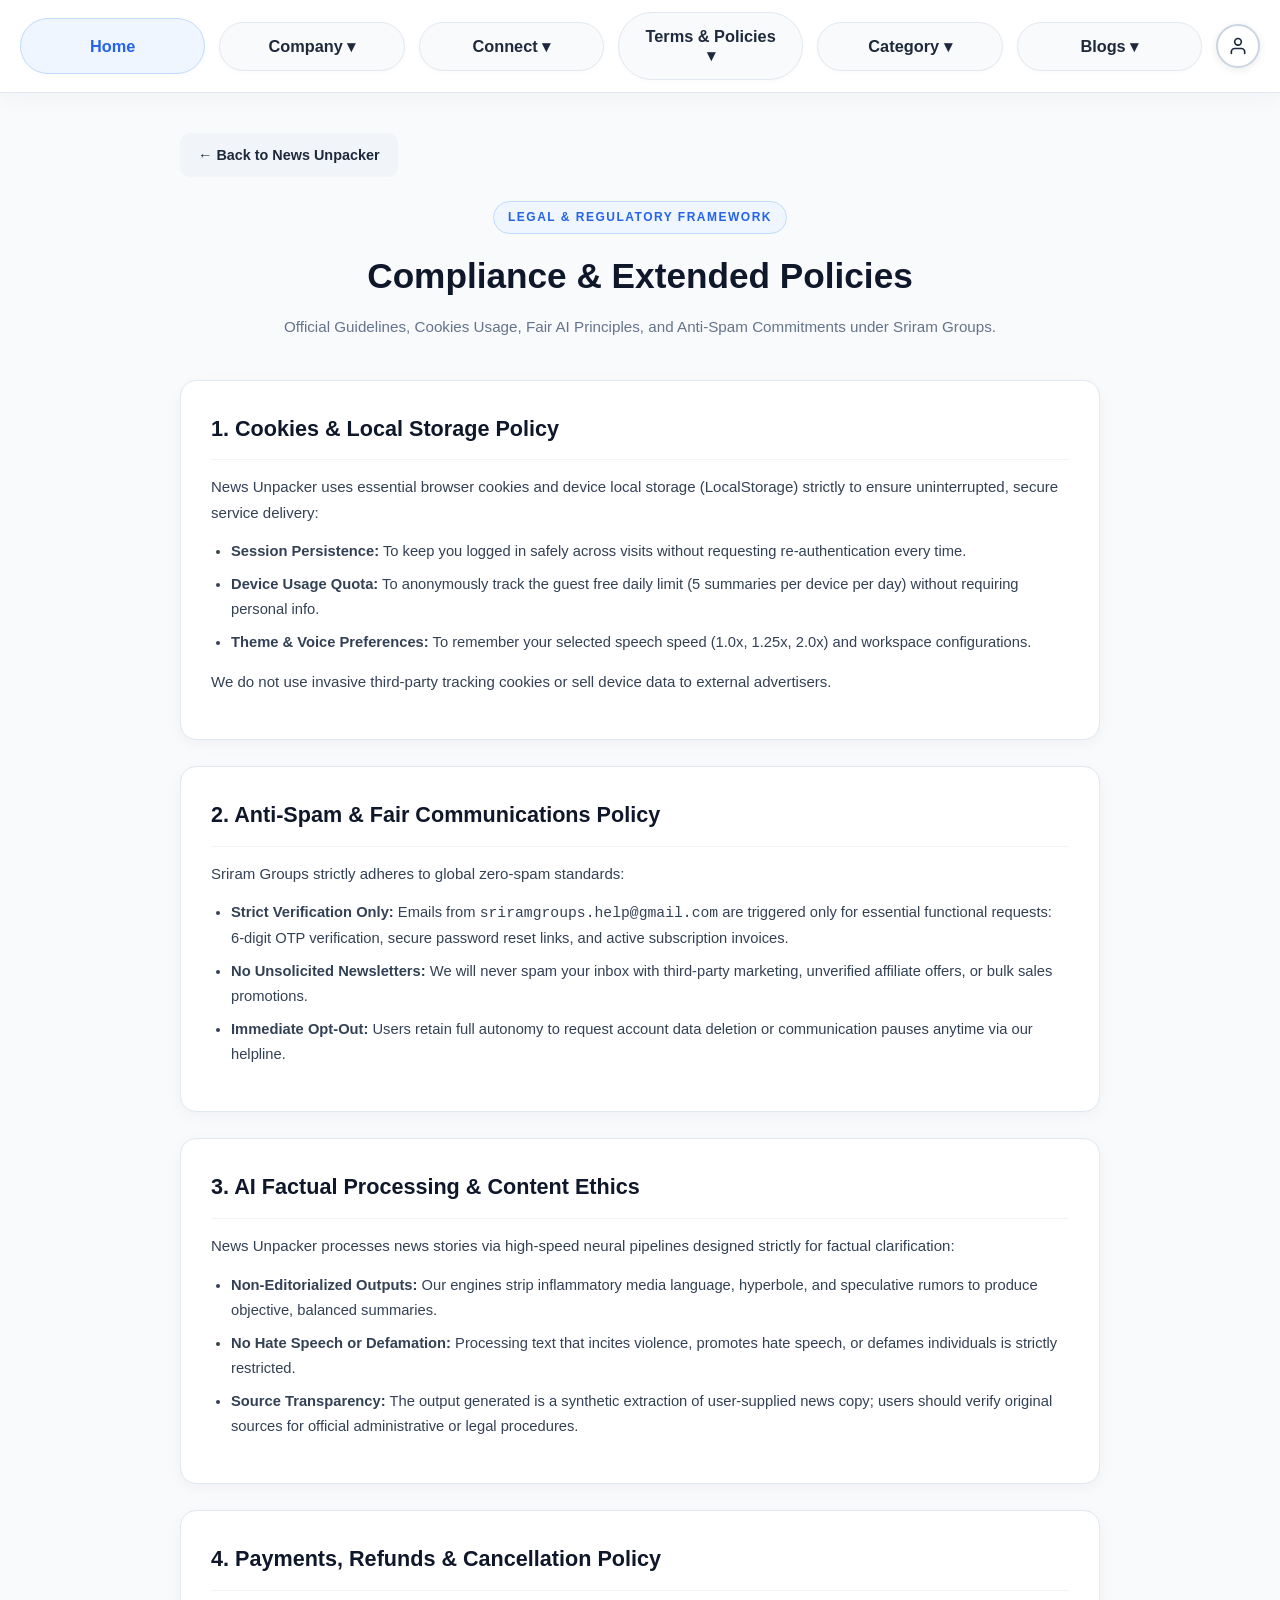
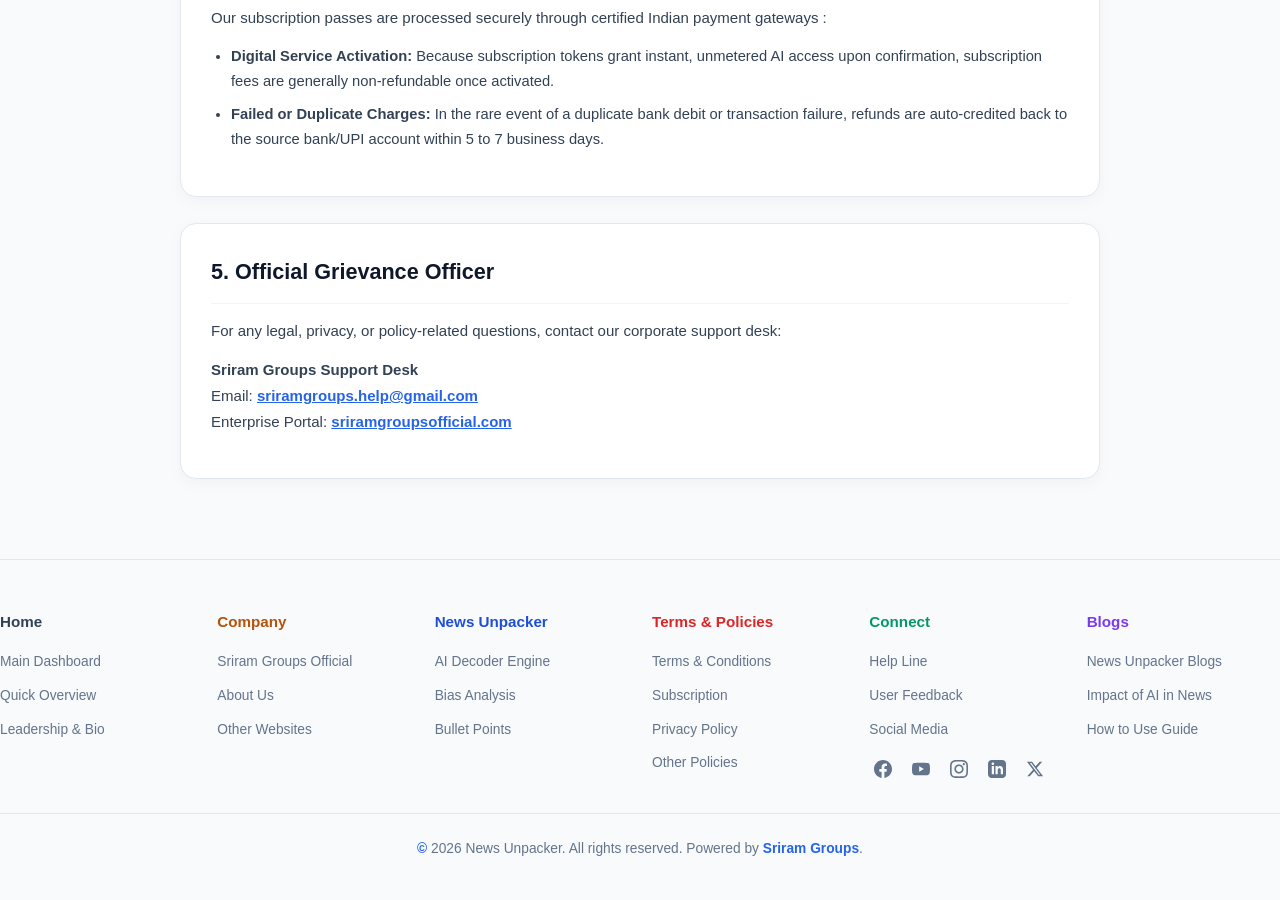
<file: policies.html>
<!DOCTYPE html>
<html lang="en">
<head>
  <meta charset="UTF-8">
  <meta name="viewport" content="width=device-width, initial-scale=1.0">
  <title>Corporate Policies – News Unpacker | Sriram Groups</title>
  <link rel="stylesheet" href="style.css">
  <style>
    .policies-page-wrapper {
      max-width: 960px;
      margin: 40px auto 80px;
      padding: 0 20px;
      line-height: 1.7;
      color: #334155;
    }

    .policies-header {
      text-align: center;
      margin-bottom: 40px;
    }

    .policy-badge {
      display: inline-block;
      font-size: 0.75rem;
      font-weight: 800;
      letter-spacing: 1.5px;
      color: #2563eb;
      background: #eff6ff;
      border: 1px solid #bfdbfe;
      padding: 5px 14px;
      border-radius: 20px;
      margin-bottom: 12px;
      text-transform: uppercase;
    }

    .policies-header h1 {
      font-size: 2.2rem;
      color: #0f172a;
      margin-bottom: 8px;
    }

    .policies-header p {
      color: #64748b;
      font-size: 0.95rem;
    }

    .policy-card {
      background: #ffffff;
      border: 1.5px solid #e2e8f0;
      border-radius: 16px;
      padding: 30px;
      margin-bottom: 26px;
      box-shadow: 0 4px 15px rgba(15, 23, 42, 0.04);
    }

    .policy-card h2 {
      color: #0f172a;
      font-size: 1.35rem;
      margin-top: 0;
      margin-bottom: 14px;
      display: flex;
      align-items: center;
      gap: 10px;
      border-bottom: 1px solid #f1f5f9;
      padding-bottom: 12px;
    }

    .policy-card p {
      margin-bottom: 14px;
      font-size: 0.94rem;
    }

    .policy-card ul {
      padding-left: 20px;
      margin-bottom: 14px;
    }

    .policy-card ul li {
      margin-bottom: 8px;
      font-size: 0.92rem;
    }

    .back-home-btn {
      display: inline-flex;
      align-items: center;
      gap: 8px;
      background: #f1f5f9;
      color: #1e293b;
      padding: 10px 18px;
      border-radius: 10px;
      text-decoration: none;
      font-weight: 700;
      font-size: 0.9rem;
      margin-bottom: 24px;
      transition: all 0.2s;
    }

    .back-home-btn:hover {
      background: #e2e8f0;
    }
  </style>
</head>
<body>

<!-- ==================== TOP NAVIGATION HEADER (SUB-PAGES) ==================== -->
  <header class="main-header">
    <nav class="top-nav">
      <div class="nav-item">
        <a href="index.html" class="nav-link nav-btn-home">Home</a>
      </div>

      <div class="nav-item dropdown">
        <button class="nav-link drop-btn">Company ▾</button>
        <div class="dropdown-content">
          <a href="https://sriramgroupsofficial.com" target="_blank" rel="noopener noreferrer">Sriram Groups Official</a>
          <a href="index.html#about">About Us</a>
          <a href="websites.html">Other Websites</a>
        </div>
      </div>

      <div class="nav-item dropdown">
        <button class="nav-link drop-btn">Connect ▾</button>
        <div class="dropdown-content">
          <a href="mailto:sriramgroups.help@gmail.com">Help Line</a>
          <a href="index.html#social">Social Media</a>
          <a href="index.html#feedbackSection">Feedback & Requests</a>
        </div>
      </div>

      <div class="nav-item dropdown">
        <button class="nav-link drop-btn">Terms & Policies ▾</button>
        <div class="dropdown-content">
          <a href="terms.html">Terms & Conditions</a>
          <a href="subscription.html">Subscription Plans</a>
          <a href="privacy.html">Privacy Policy</a>
          <a href="policies.html">Other Policies</a>
        </div>
      </div>

      <div class="nav-item dropdown">
        <button class="nav-link drop-btn">Category ▾</button>
        <div class="dropdown-content">
          <a href="index.html?workspace=politics">Politics</a>
          <a href="index.html?workspace=business">Business & Economy</a>
          <a href="index.html?workspace=tech">Technology</a>
          <a href="index.html?workspace=crime_legal">Crime & Legal</a>
          <a href="index.html?workspace=education">Education & Careers</a>
          <a href="index.html?workspace=health">Health & Lifestyle</a>
          <a href="index.html?workspace=sports">Sports</a>
          <a href="index.html?workspace=environment">Weather & Climate</a>
          <a href="index.html?workspace=kids">Kids & Students</a>
        </div>
      </div>

      <div class="nav-item dropdown">
        <button class="nav-link drop-btn">Blogs ▾</button>
        <div class="dropdown-content">
          <a href="blogs.html">News Unpacker Blogs</a>
          <a href="blogs.html#impact">Impact of AI in News</a>
          <a href="index.html#guide">How to Use Guide</a>
        </div>
      </div>

      <!-- Right Corner User Profile Circle (Direct Link to Home Login) -->
      <div class="user-profile-wrapper">
        <a href="index.html?action=login" class="profile-avatar-btn" id="subPageProfileBtn" title="User Account">
          <svg width="20" height="20" viewBox="0 0 24 24" fill="none" stroke="currentColor" stroke-width="2" stroke-linecap="round" stroke-linejoin="round">
            <path d="M20 21v-2a4 4 0 0 0-4-4H8a4 4 0 0 0-4 4v2"></path>
            <circle cx="12" cy="7" r="4"></circle>
          </svg>
        </a>
      </div>
    </nav>
  </header>

  <main class="policies-page-wrapper">
    <a href="index.html" class="back-home-btn">← Back to News Unpacker</a>

    <div class="policies-header">
      <span class="policy-badge">LEGAL & REGULATORY FRAMEWORK</span>
      <h1>Compliance & Extended Policies</h1>
      <p>Official Guidelines, Cookies Usage, Fair AI Principles, and Anti-Spam Commitments under Sriram Groups.</p>
    </div>

    <!-- 1. Cookies Policy -->
    <div class="policy-card" id="cookies">
      <h2> 1. Cookies & Local Storage Policy</h2>
      <p>News Unpacker uses essential browser cookies and device local storage (LocalStorage) strictly to ensure uninterrupted, secure service delivery:</p>
      <ul>
        <li><strong>Session Persistence:</strong> To keep you logged in safely across visits without requesting re-authentication every time.</li>
        <li><strong>Device Usage Quota:</strong> To anonymously track the guest free daily limit (5 summaries per device per day) without requiring personal info.</li>
        <li><strong>Theme & Voice Preferences:</strong> To remember your selected speech speed (1.0x, 1.25x, 2.0x) and workspace configurations.</li>
      </ul>
      <p>We do not use invasive third-party tracking cookies or sell device data to external advertisers.</p>
    </div>

    <!-- 2. Anti-Spam Policy -->
    <div class="policy-card" id="antispam">
      <h2> 2. Anti-Spam & Fair Communications Policy</h2>
      <p>Sriram Groups strictly adheres to global zero-spam standards:</p>
      <ul>
        <li><strong>Strict Verification Only:</strong> Emails from <code>sriramgroups.help@gmail.com</code> are triggered only for essential functional requests: 6-digit OTP verification, secure password reset links, and active subscription invoices.</li>
        <li><strong>No Unsolicited Newsletters:</strong> We will never spam your inbox with third-party marketing, unverified affiliate offers, or bulk sales promotions.</li>
        <li><strong>Immediate Opt-Out:</strong> Users retain full autonomy to request account data deletion or communication pauses anytime via our helpline.</li>
      </ul>
    </div>

    <!-- 3. AI Fair Use & Ethical Content Policy -->
    <div class="policy-card" id="ai-ethics">
      <h2> 3. AI Factual Processing & Content Ethics</h2>
      <p>News Unpacker processes news stories via high-speed neural pipelines designed strictly for factual clarification:</p>
      <ul>
        <li><strong>Non-Editorialized Outputs:</strong> Our engines strip inflammatory media language, hyperbole, and speculative rumors to produce objective, balanced summaries.</li>
        <li><strong>No Hate Speech or Defamation:</strong> Processing text that incites violence, promotes hate speech, or defames individuals is strictly restricted.</li>
        <li><strong>Source Transparency:</strong> The output generated is a synthetic extraction of user-supplied news copy; users should verify original sources for official administrative or legal procedures.</li>
      </ul>
    </div>

    <!-- 4. Refund & Cancellation Policy -->
    <div class="policy-card" id="refunds">
      <h2> 4. Payments, Refunds & Cancellation Policy</h2>
      <p>Our subscription passes are processed securely through certified Indian payment gateways :</p>
      <ul>
        <li><strong>Digital Service Activation:</strong> Because subscription tokens grant instant, unmetered AI access upon confirmation, subscription fees are generally non-refundable once activated.</li>
        <li><strong>Failed or Duplicate Charges:</strong> In the rare event of a duplicate bank debit or transaction failure, refunds are auto-credited back to the source bank/UPI account within 5 to 7 business days.</li>
      </ul>
    </div>

    <!-- 5. Contact & Grievance Desk -->
    <div class="policy-card" id="contact">
      <h2> 5. Official Grievance Officer</h2>
      <p>For any legal, privacy, or policy-related questions, contact our corporate support desk:</p>
      <p>
        <strong>Sriram Groups Support Desk</strong><br>
        Email: <a href="mailto:sriramgroups.help@gmail.com" style="color:#2563eb; font-weight:700;">sriramgroups.help@gmail.com</a><br>
        Enterprise Portal: <a href="https://sriramgroupsofficial.com" target="_blank" rel="noopener noreferrer" style="color:#2563eb; font-weight:700;">sriramgroupsofficial.com</a>
      </p>
    </div>
  </main>

  <footer class="site-footer">
    <!-- 6 Equal Columns Modern Footer Grid (SUB-PAGES) -->
        <div class="footer-grid">
          <div class="footer-col">
            <h4 class="title-home">Home</h4>
            <ul>
              <li><a href="index.html">Main Dashboard</a></li>
              <li><a href="index.html">Quick Overview</a></li>
              <li><a href="index.html#about">Leadership & Bio</a></li>
            </ul>
          </div>

          <div class="footer-col">
            <h4 class="title-company">Company</h4>
            <ul>
              <li><a href="https://sriramgroupsofficial.com" target="_blank" rel="noopener noreferrer">Sriram Groups Official</a></li>
              <li><a href="index.html#about">About Us</a></li>
              <li><a href="websites.html">Other Websites</a></li>
            </ul>
          </div>

          <div class="footer-col">
            <h4 class="title-news">News Unpacker</h4>
            <ul>
              <li><a href="index.html?workspace=unpack_news">AI Decoder Engine</a></li>
              <li><a href="index.html?workspace=factcheck">Bias Analysis</a></li>
              <li><a href="index.html?workspace=bullet_points">Bullet Points</a></li>
            </ul>
          </div>

          <div class="footer-col">
            <h4 class="title-terms">Terms & Policies</h4>
            <ul>
              <li><a href="terms.html">Terms & Conditions</a></li>
              <li><a href="subscription.html">Subscription</a></li>
              <li><a href="privacy.html">Privacy Policy</a></li>
              <li><a href="policies.html">Other Policies</a></li>
            </ul>
          </div>

          <div class="footer-col">
            <h4 class="title-connect">Connect</h4>
            <ul>
              <li><a href="mailto:sriramgroups.help@gmail.com">Help Line</a></li>
              <li><a href="index.html#feedbackSection">User Feedback</a></li>
              <li><a href="index.html#social">Social Media</a></li>
              
              <div class="footer-social-icons-strip">
                <a href="https://www.facebook.com/share/1BxpdAEynw/" target="_blank" rel="noopener noreferrer" class="ft-icon-link fb-color" title="Facebook">
                  <svg viewBox="0 0 24 24" fill="currentColor"><path d="M24 12.073c0-6.627-5.373-12-12-12s-12 5.373-12 12c0 5.99 4.388 10.954 10.125 11.854v-8.385H7.078v-3.47h3.047V9.43c0-3.007 1.792-4.669 4.533-4.669 1.312 0 2.686.235 2.686.235v2.953H15.83c-1.491 0-1.956.925-1.956 1.874v2.25h3.328l-.532 3.47h-2.796v8.385C19.612 23.027 24 18.062 24 12.073z"/></svg>
                </a>
                <a href="https://youtube.com/@sriramgroups-official?si=14l_6QH38dRmvzqt" target="_blank" rel="noopener noreferrer" class="ft-icon-link yt-color" title="YouTube">
                  <svg viewBox="0 0 24 24" fill="currentColor"><path d="M23.498 6.186a3.016 3.016 0 0 0-2.122-2.136C19.505 3.545 12 3.545 12 3.545s-7.505 0-9.377.505A3.017 3.017 0 0 0 .502 6.186C0 8.07 0 12 0 12s0 3.93.502 5.814a3.016 3.016 0 0 0 2.122 2.136c1.871.505 9.376.505 9.376.505s7.505 0 9.377-.505a3.015 3.015 0 0 0 2.122-2.136C24 15.93 24 12 24 12s0-3.93-.502-5.814zM9.545 15.568V8.432L15.818 12l-6.273 3.568z"/></svg>
                </a>
                <a href="https://www.instagram.com/sriramgroupsofficial?igsh=aXV4eGs4ejhxNW0y" target="_blank" rel="noopener noreferrer" class="ft-icon-link insta-color" title="Instagram">
                  <svg viewBox="0 0 24 24" fill="currentColor"><path d="M12 2.163c3.204 0 3.584.012 4.85.07 3.252.148 4.771 1.691 4.919 4.919.058 1.265.069 1.645.069 4.849 0 3.205-.012 3.584-.069 4.849-.149 3.225-1.664 4.771-4.919 4.919-1.266.058-1.644.07-4.85.07-3.204 0-3.584-.012-4.849-.07-3.26-.149-4.771-1.699-4.919-4.92-.058-1.265-.07-1.644-.07-4.849 0-3.204.013-3.583.07-4.849.149-3.227 1.664-4.771 4.919-4.919 1.266-.057 1.645-.069 4.849-.069zm0-2.163c-3.259 0-3.667.014-4.947.072-4.358.2-6.78 2.618-6.98 6.98-.059 1.281-.073 1.689-.073 4.948 0 3.259.014 3.668.072 4.948.2 4.358 2.618 6.78 6.98 6.98 1.281.058 1.689.072 4.948.072 3.259 0 3.668-.014 4.948-.072 4.354-.2 6.782-2.618 6.979-6.98.059-1.28.073-1.689.073-4.948 0-3.259-.014-3.667-.072-4.947-.196-4.354-2.617-6.78-6.979-6.98-1.281-.059-1.69-.073-4.949-.073zm0 5.838c-3.403 0-6.162 2.759-6.162 6.162s2.759 6.163 6.162 6.163 6.162-2.759 6.162-6.163c0-3.403-2.759-6.162-6.162-6.162zm0 10.162c-2.209 0-4-1.79-4-4 0-2.209 1.791-4 4-4s4 1.791 4 4c0 2.21-1.791 4-4 4zm6.406-11.845c-.796 0-1.441.645-1.441 1.44s.645 1.44 1.441 1.44c.795 0 1.439-.645 1.439-1.44s-.644-1.44-1.439-1.44z"/></svg>
                </a>
                <a href="https://www.linkedin.com/in/sriram-groups-927152420/" target="_blank" rel="noopener noreferrer" class="ft-icon-link in-color" title="LinkedIn">
                  <svg viewBox="0 0 24 24" fill="currentColor"><path d="M19 0h-14c-2.761 0-5 2.239-5 5v14c0 2.761 2.239 5 5 5h14c2.762 0 5-2.239 5-5v-14c0-2.761-2.238-5-5-5zm-11 19h-3v-11h3v11zm-1.5-12.268c-.966 0-1.75-.79-1.75-1.764s.784-1.764 1.75-1.764 1.75.79 1.75 1.764-.783 1.764-1.75 1.764zm13.5 12.268h-3v-5.604c0-3.368-4-3.113-4 0v5.604h-3v-11h3v1.765c1.396-2.586 7-2.777 7 2.476v6.759z"/></svg>
                </a>
                <a href="https://x.com/sriramgroupsown" target="_blank" rel="noopener noreferrer" class="ft-icon-link x-color" title="X (Twitter)">
                  <svg viewBox="0 0 24 24" fill="currentColor"><path d="M18.244 2.25h3.308l-7.227 8.26 8.502 11.24H16.17l-5.214-6.817L4.99 21.75H1.68l7.73-8.835L1.254 2.25H8.08l4.713 6.231zm-1.161 17.52h1.833L7.084 4.126H5.117z"/></svg>
                </a>
              </div>
            </ul>
          </div>

          <div class="footer-col">
            <h4 class="title-blogs">Blogs</h4>
            <ul>
              <li><a href="blogs.html">News Unpacker Blogs</a></li>
              <li><a href="blogs.html#impact">Impact of AI in News</a></li>
              <li><a href="index.html#guide">How to Use Guide</a></li>
            </ul>
          </div>
        </div>

        <div class="footer-bottom">
          <p>
            <span class="copyright-symbol">©</span> 2026 News Unpacker. All rights reserved. Powered by 
            <a href="https://sriramgroupsofficial.com" target="_blank" rel="noopener noreferrer">Sriram Groups</a>.
          </p>
        </div>
  </footer>

</body>
</html>
</file>
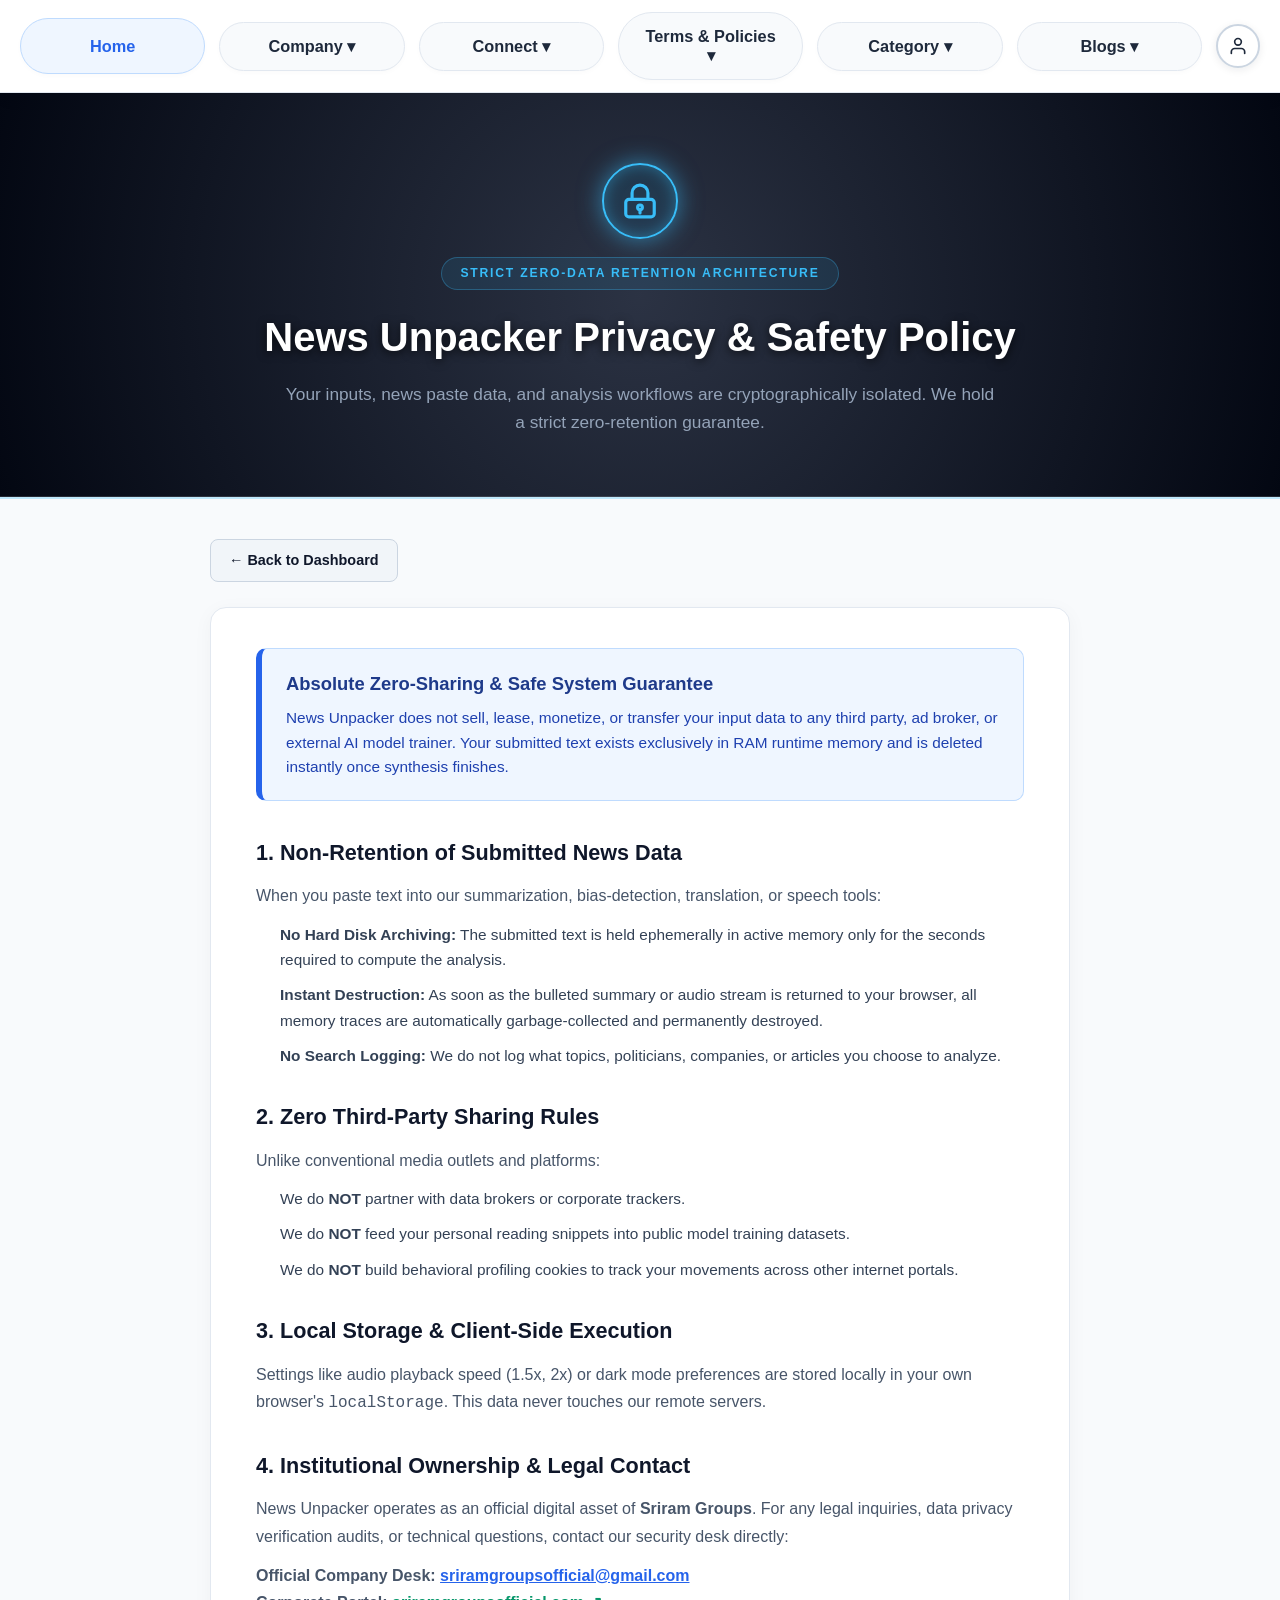
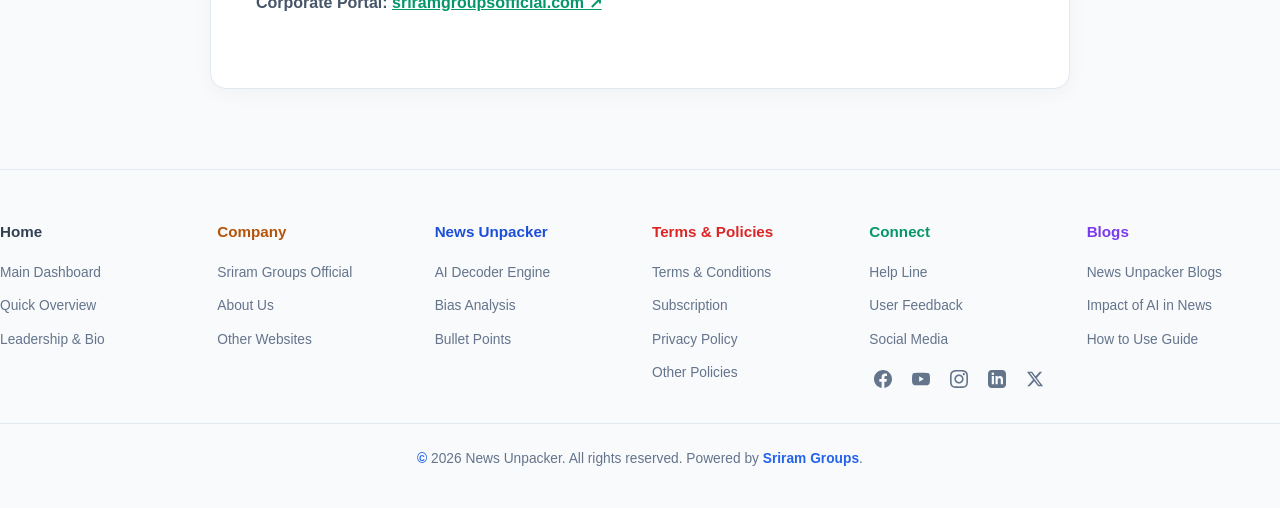
<file: privacy.html>
<!DOCTYPE html>
<html lang="en">
<head>
  <meta charset="UTF-8">
  <meta name="viewport" content="width=device-width, initial-scale=1.0">
  <title>Privacy Policy & Zero-Data Architecture – News Unpacker</title>
  <meta name="description" content="Official Privacy Policy and Zero-Data Retention policy of News Unpacker under Sriram Groups.">
  <link rel="stylesheet" href="style.css">
  
  <style>
    /* Privacy Dedicated Cyber-Lock Background */
    .privacy-hero {
      position: relative;
      text-align: center;
      padding: 70px 20px 60px;
      color: #ffffff;
      background: radial-gradient(circle at center, rgba(15, 23, 42, 0.88), #030712),
                  url('https://images.unsplash.com/photo-1555949963-ff9fe0c870eb?auto=format&fit=crop&w=1600&q=80');
      background-size: cover;
      background-position: center;
      background-repeat: no-repeat;
      border-bottom: 2px solid rgba(56, 189, 248, 0.3);
      overflow: hidden;
    }

    .privacy-lock-icon {
      width: 76px;
      height: 76px;
      margin: 0 auto 18px;
      border-radius: 50%;
      background: rgba(14, 165, 233, 0.1);
      border: 2px solid #38bdf8;
      display: flex;
      align-items: center;
      justify-content: center;
      box-shadow: 0 0 25px rgba(56, 189, 248, 0.6), inset 0 0 15px rgba(56, 189, 248, 0.4);
      animation: lockGlow 3s ease-in-out infinite alternate;
    }

    @keyframes lockGlow {
      from { box-shadow: 0 0 15px rgba(56, 189, 248, 0.4); }
      to { box-shadow: 0 0 35px rgba(56, 189, 248, 0.9); }
    }

    .privacy-lock-icon svg {
      width: 38px;
      height: 38px;
      color: #38bdf8;
    }

    .privacy-badge {
      display: inline-block;
      font-size: 0.76rem;
      font-weight: 800;
      letter-spacing: 1.8px;
      color: #38bdf8;
      background: rgba(56, 189, 248, 0.1);
      border: 1px solid rgba(56, 189, 248, 0.3);
      padding: 6px 18px;
      border-radius: 20px;
      margin-bottom: 15px;
    }

    .privacy-hero h1 {
      font-size: 2.5rem;
      font-weight: 800;
      margin: 0 0 12px;
      color: #ffffff;
      text-shadow: 0 2px 10px rgba(0, 0, 0, 0.7);
    }

    .privacy-hero p {
      font-size: 1.08rem;
      color: #94a3b8;
      max-width: 720px;
      margin: 0 auto;
      line-height: 1.6;
    }

    /* Privacy Content Wrapper */
    .privacy-wrapper {
      max-width: 900px;
      margin: 40px auto 80px;
      padding: 0 20px;
    }

    .privacy-card {
      background: #ffffff;
      border: 1px solid #e2e8f0;
      border-radius: 16px;
      padding: 40px 45px;
      box-shadow: 0 4px 20px rgba(15, 23, 42, 0.04);
      margin-bottom: 30px;
    }

    .security-highlight-banner {
      background: #eff6ff;
      border: 1px solid #bfdbfe;
      border-left: 6px solid #2563eb;
      border-radius: 10px;
      padding: 20px 24px;
      margin-bottom: 35px;
    }

    .security-highlight-banner h3 {
      font-size: 1.15rem;
      color: #1e3a8a;
      margin: 0 0 8px;
    }

    .security-highlight-banner p {
      font-size: 0.96rem;
      color: #1e40af;
      line-height: 1.6;
      margin: 0;
    }

    .policy-clause {
      margin-bottom: 32px;
    }

    .policy-clause h2 {
      font-size: 1.35rem;
      color: #0f172a;
      margin-bottom: 12px;
      display: flex;
      align-items: center;
      gap: 10px;
    }

    .policy-clause p {
      font-size: 1rem;
      color: #475569;
      line-height: 1.7;
      margin-bottom: 12px;
    }

    .policy-clause ul {
      list-style: none;
      padding-left: 0;
      margin: 10px 0;
    }

    .policy-clause li {
      position: relative;
      padding-left: 24px;
      font-size: 0.96rem;
      color: #334155;
      line-height: 1.65;
      margin-bottom: 10px;
    }

    .policy-clause li::before {
      content: "";
      position: absolute;
      left: 0;
      font-size: 0.88rem;
      top: 1px;
    }

    .back-home-btn {
      display: inline-block;
      background: #f1f5f9;
      color: #0f172a;
      border: 1px solid #cbd5e1;
      padding: 9px 18px;
      border-radius: 8px;
      font-weight: 700;
      font-size: 0.9rem;
      text-decoration: none;
      margin-bottom: 25px;
      transition: all 0.2s ease;
    }

    .back-home-btn:hover {
      background: #2563eb;
      color: #ffffff;
      border-color: #2563eb;
    }

    @media (max-width: 600px) {
      .privacy-card {
        padding: 26px 20px;
      }
      .privacy-hero h1 {
        font-size: 1.85rem;
      }
    }
  </style>
</head>
<body>

 <!-- ==================== TOP NAVIGATION HEADER (SUB-PAGES) ==================== -->
  <header class="main-header">
    <nav class="top-nav">
      <div class="nav-item">
        <a href="index.html" class="nav-link nav-btn-home">Home</a>
      </div>

      <div class="nav-item dropdown">
        <button class="nav-link drop-btn">Company ▾</button>
        <div class="dropdown-content">
          <a href="https://sriramgroupsofficial.com" target="_blank" rel="noopener noreferrer">Sriram Groups Official</a>
          <a href="index.html#about">About Us</a>
          <a href="websites.html">Other Websites</a>
        </div>
      </div>

      <div class="nav-item dropdown">
        <button class="nav-link drop-btn">Connect ▾</button>
        <div class="dropdown-content">
          <a href="mailto:sriramgroups.help@gmail.com">Help Line</a>
          <a href="index.html#social">Social Media</a>
          <a href="index.html#feedbackSection">Feedback & Requests</a>
        </div>
      </div>

      <div class="nav-item dropdown">
        <button class="nav-link drop-btn">Terms & Policies ▾</button>
        <div class="dropdown-content">
          <a href="terms.html">Terms & Conditions</a>
          <a href="subscription.html">Subscription Plans</a>
          <a href="privacy.html">Privacy Policy</a>
          <a href="policies.html">Other Policies</a>
        </div>
      </div>

      <div class="nav-item dropdown">
        <button class="nav-link drop-btn">Category ▾</button>
        <div class="dropdown-content">
          <a href="index.html?workspace=politics">Politics</a>
          <a href="index.html?workspace=business">Business & Economy</a>
          <a href="index.html?workspace=tech">Technology</a>
          <a href="index.html?workspace=crime_legal">Crime & Legal</a>
          <a href="index.html?workspace=education">Education & Careers</a>
          <a href="index.html?workspace=health">Health & Lifestyle</a>
          <a href="index.html?workspace=sports">Sports</a>
          <a href="index.html?workspace=environment">Weather & Climate</a>
          <a href="index.html?workspace=kids">Kids & Students</a>
        </div>
      </div>

      <div class="nav-item dropdown">
        <button class="nav-link drop-btn">Blogs ▾</button>
        <div class="dropdown-content">
          <a href="blogs.html">News Unpacker Blogs</a>
          <a href="blogs.html#impact">Impact of AI in News</a>
          <a href="index.html#guide">How to Use Guide</a>
        </div>
      </div>

      <!-- Right Corner User Profile Circle (Direct Link to Home Login) -->
      <div class="user-profile-wrapper">
        <a href="index.html?action=login" class="profile-avatar-btn" id="subPageProfileBtn" title="User Account">
          <svg width="20" height="20" viewBox="0 0 24 24" fill="none" stroke="currentColor" stroke-width="2" stroke-linecap="round" stroke-linejoin="round">
            <path d="M20 21v-2a4 4 0 0 0-4-4H8a4 4 0 0 0-4 4v2"></path>
            <circle cx="12" cy="7" r="4"></circle>
          </svg>
        </a>
      </div>
    </nav>
  </header>

  <!-- Lock & Key Cyber Background Banner -->
  <section class="privacy-hero">
    <div class="privacy-lock-icon">
      <!-- Neon SVG Lock Key Icon -->
      <svg viewBox="0 0 24 24" fill="none" stroke="currentColor" stroke-width="2" stroke-linecap="round" stroke-linejoin="round">
        <rect x="3" y="11" width="18" height="11" rx="2" ry="2"></rect>
        <path d="M7 11V7a5 5 0 0 1 10 0v4"></path>
        <circle cx="12" cy="16" r="1.5"></circle>
        <path d="M12 17.5v2"></path>
      </svg>
    </div>
    <span class="privacy-badge">STRICT ZERO-DATA RETENTION ARCHITECTURE</span>
    <h1>News Unpacker Privacy & Safety Policy</h1>
    <p>Your inputs, news paste data, and analysis workflows are cryptographically isolated. We hold a strict zero-retention guarantee.</p>
  </section>

  <!-- Privacy Content -->
  <main class="privacy-wrapper">
    <a href="index.html" class="back-home-btn">← Back to Dashboard</a>

    <div class="privacy-card">
      
      <!-- Safe System Banner -->
      <div class="security-highlight-banner">
        <h3> Absolute Zero-Sharing & Safe System Guarantee</h3>
        <p>News Unpacker does not sell, lease, monetize, or transfer your input data to any third party, ad broker, or external AI model trainer. Your submitted text exists exclusively in RAM runtime memory and is deleted instantly once synthesis finishes.</p>
      </div>

      <div class="policy-clause">
        <h2>1. Non-Retention of Submitted News Data</h2>
        <p>
          When you paste text into our summarization, bias-detection, translation, or speech tools:
        </p>
        <ul>
          <li><strong>No Hard Disk Archiving:</strong> The submitted text is held ephemerally in active memory only for the seconds required to compute the analysis.</li>
          <li><strong>Instant Destruction:</strong> As soon as the bulleted summary or audio stream is returned to your browser, all memory traces are automatically garbage-collected and permanently destroyed.</li>
          <li><strong>No Search Logging:</strong> We do not log what topics, politicians, companies, or articles you choose to analyze.</li>
        </ul>
      </div>

      <div class="policy-clause">
        <h2>2. Zero Third-Party Sharing Rules</h2>
        <p>
          Unlike conventional media outlets and platforms:
        </p>
        <ul>
          <li>We do <strong>NOT</strong> partner with data brokers or corporate trackers.</li>
          <li>We do <strong>NOT</strong> feed your personal reading snippets into public model training datasets.</li>
          <li>We do <strong>NOT</strong> build behavioral profiling cookies to track your movements across other internet portals.</li>
        </ul>
      </div>

      <div class="policy-clause">
        <h2>3. Local Storage & Client-Side Execution</h2>
        <p>
          Settings like audio playback speed (1.5x, 2x) or dark mode preferences are stored locally in your own browser's <code>localStorage</code>. This data never touches our remote servers.
        </p>
      </div>

      <div class="policy-clause">
        <h2>4. Institutional Ownership & Legal Contact</h2>
        <p>
          News Unpacker operates as an official digital asset of <strong>Sriram Groups</strong>. For any legal inquiries, data privacy verification audits, or technical questions, contact our security desk directly:
        </p>
        <p>
          <strong>Official Company Desk:</strong> <a href="mailto:sriramgroupsofficial@gmail.com" style="color: #2563eb; font-weight:700;">sriramgroupsofficial@gmail.com</a><br>
          <strong>Corporate Portal:</strong> <a href="https://sriramgroupsofficial.com" target="_blank" rel="noopener noreferrer" style="color: #059669; font-weight:700;">sriramgroupsofficial.com ↗</a>
        </p>
      </div>

    </div>
  </main>

  <!-- Professional 6-Column Footer -->
  <footer class="site-footer">
    <!-- 6 Equal Columns Modern Footer Grid (SUB-PAGES) -->
        <div class="footer-grid">
          <div class="footer-col">
            <h4 class="title-home">Home</h4>
            <ul>
              <li><a href="index.html">Main Dashboard</a></li>
              <li><a href="index.html">Quick Overview</a></li>
              <li><a href="index.html#about">Leadership & Bio</a></li>
            </ul>
          </div>

          <div class="footer-col">
            <h4 class="title-company">Company</h4>
            <ul>
              <li><a href="https://sriramgroupsofficial.com" target="_blank" rel="noopener noreferrer">Sriram Groups Official</a></li>
              <li><a href="index.html#about">About Us</a></li>
              <li><a href="websites.html">Other Websites</a></li>
            </ul>
          </div>

          <div class="footer-col">
            <h4 class="title-news">News Unpacker</h4>
            <ul>
              <li><a href="index.html?workspace=unpack_news">AI Decoder Engine</a></li>
              <li><a href="index.html?workspace=factcheck">Bias Analysis</a></li>
              <li><a href="index.html?workspace=bullet_points">Bullet Points</a></li>
            </ul>
          </div>

          <div class="footer-col">
            <h4 class="title-terms">Terms & Policies</h4>
            <ul>
              <li><a href="terms.html">Terms & Conditions</a></li>
              <li><a href="subscription.html">Subscription</a></li>
              <li><a href="privacy.html">Privacy Policy</a></li>
              <li><a href="policies.html">Other Policies</a></li>
            </ul>
          </div>

          <div class="footer-col">
            <h4 class="title-connect">Connect</h4>
            <ul>
              <li><a href="mailto:sriramgroups.help@gmail.com">Help Line</a></li>
              <li><a href="index.html#feedbackSection">User Feedback</a></li>
              <li><a href="index.html#social">Social Media</a></li>
              
              <div class="footer-social-icons-strip">
                <a href="https://www.facebook.com/share/1BxpdAEynw/" target="_blank" rel="noopener noreferrer" class="ft-icon-link fb-color" title="Facebook">
                  <svg viewBox="0 0 24 24" fill="currentColor"><path d="M24 12.073c0-6.627-5.373-12-12-12s-12 5.373-12 12c0 5.99 4.388 10.954 10.125 11.854v-8.385H7.078v-3.47h3.047V9.43c0-3.007 1.792-4.669 4.533-4.669 1.312 0 2.686.235 2.686.235v2.953H15.83c-1.491 0-1.956.925-1.956 1.874v2.25h3.328l-.532 3.47h-2.796v8.385C19.612 23.027 24 18.062 24 12.073z"/></svg>
                </a>
                <a href="https://youtube.com/@sriramgroups-official?si=14l_6QH38dRmvzqt" target="_blank" rel="noopener noreferrer" class="ft-icon-link yt-color" title="YouTube">
                  <svg viewBox="0 0 24 24" fill="currentColor"><path d="M23.498 6.186a3.016 3.016 0 0 0-2.122-2.136C19.505 3.545 12 3.545 12 3.545s-7.505 0-9.377.505A3.017 3.017 0 0 0 .502 6.186C0 8.07 0 12 0 12s0 3.93.502 5.814a3.016 3.016 0 0 0 2.122 2.136c1.871.505 9.376.505 9.376.505s7.505 0 9.377-.505a3.015 3.015 0 0 0 2.122-2.136C24 15.93 24 12 24 12s0-3.93-.502-5.814zM9.545 15.568V8.432L15.818 12l-6.273 3.568z"/></svg>
                </a>
                <a href="https://www.instagram.com/sriramgroupsofficial?igsh=aXV4eGs4ejhxNW0y" target="_blank" rel="noopener noreferrer" class="ft-icon-link insta-color" title="Instagram">
                  <svg viewBox="0 0 24 24" fill="currentColor"><path d="M12 2.163c3.204 0 3.584.012 4.85.07 3.252.148 4.771 1.691 4.919 4.919.058 1.265.069 1.645.069 4.849 0 3.205-.012 3.584-.069 4.849-.149 3.225-1.664 4.771-4.919 4.919-1.266.058-1.644.07-4.85.07-3.204 0-3.584-.012-4.849-.07-3.26-.149-4.771-1.699-4.919-4.92-.058-1.265-.07-1.644-.07-4.849 0-3.204.013-3.583.07-4.849.149-3.227 1.664-4.771 4.919-4.919 1.266-.057 1.645-.069 4.849-.069zm0-2.163c-3.259 0-3.667.014-4.947.072-4.358.2-6.78 2.618-6.98 6.98-.059 1.281-.073 1.689-.073 4.948 0 3.259.014 3.668.072 4.948.2 4.358 2.618 6.78 6.98 6.98 1.281.058 1.689.072 4.948.072 3.259 0 3.668-.014 4.948-.072 4.354-.2 6.782-2.618 6.979-6.98.059-1.28.073-1.689.073-4.948 0-3.259-.014-3.667-.072-4.947-.196-4.354-2.617-6.78-6.979-6.98-1.281-.059-1.69-.073-4.949-.073zm0 5.838c-3.403 0-6.162 2.759-6.162 6.162s2.759 6.163 6.162 6.163 6.162-2.759 6.162-6.163c0-3.403-2.759-6.162-6.162-6.162zm0 10.162c-2.209 0-4-1.79-4-4 0-2.209 1.791-4 4-4s4 1.791 4 4c0 2.21-1.791 4-4 4zm6.406-11.845c-.796 0-1.441.645-1.441 1.44s.645 1.44 1.441 1.44c.795 0 1.439-.645 1.439-1.44s-.644-1.44-1.439-1.44z"/></svg>
                </a>
                <a href="https://www.linkedin.com/in/sriram-groups-927152420/" target="_blank" rel="noopener noreferrer" class="ft-icon-link in-color" title="LinkedIn">
                  <svg viewBox="0 0 24 24" fill="currentColor"><path d="M19 0h-14c-2.761 0-5 2.239-5 5v14c0 2.761 2.239 5 5 5h14c2.762 0 5-2.239 5-5v-14c0-2.761-2.238-5-5-5zm-11 19h-3v-11h3v11zm-1.5-12.268c-.966 0-1.75-.79-1.75-1.764s.784-1.764 1.75-1.764 1.75.79 1.75 1.764-.783 1.764-1.75 1.764zm13.5 12.268h-3v-5.604c0-3.368-4-3.113-4 0v5.604h-3v-11h3v1.765c1.396-2.586 7-2.777 7 2.476v6.759z"/></svg>
                </a>
                <a href="https://x.com/sriramgroupsown" target="_blank" rel="noopener noreferrer" class="ft-icon-link x-color" title="X (Twitter)">
                  <svg viewBox="0 0 24 24" fill="currentColor"><path d="M18.244 2.25h3.308l-7.227 8.26 8.502 11.24H16.17l-5.214-6.817L4.99 21.75H1.68l7.73-8.835L1.254 2.25H8.08l4.713 6.231zm-1.161 17.52h1.833L7.084 4.126H5.117z"/></svg>
                </a>
              </div>
            </ul>
          </div>

          <div class="footer-col">
            <h4 class="title-blogs">Blogs</h4>
            <ul>
              <li><a href="blogs.html">News Unpacker Blogs</a></li>
              <li><a href="blogs.html#impact">Impact of AI in News</a></li>
              <li><a href="index.html#guide">How to Use Guide</a></li>
            </ul>
          </div>
        </div>

        <div class="footer-bottom">
          <p>
            <span class="copyright-symbol">©</span> 2026 News Unpacker. All rights reserved. Powered by 
            <a href="https://sriramgroupsofficial.com" target="_blank" rel="noopener noreferrer">Sriram Groups</a>.
          </p>
        </div>
  </footer>

</body>
</html>
</file>
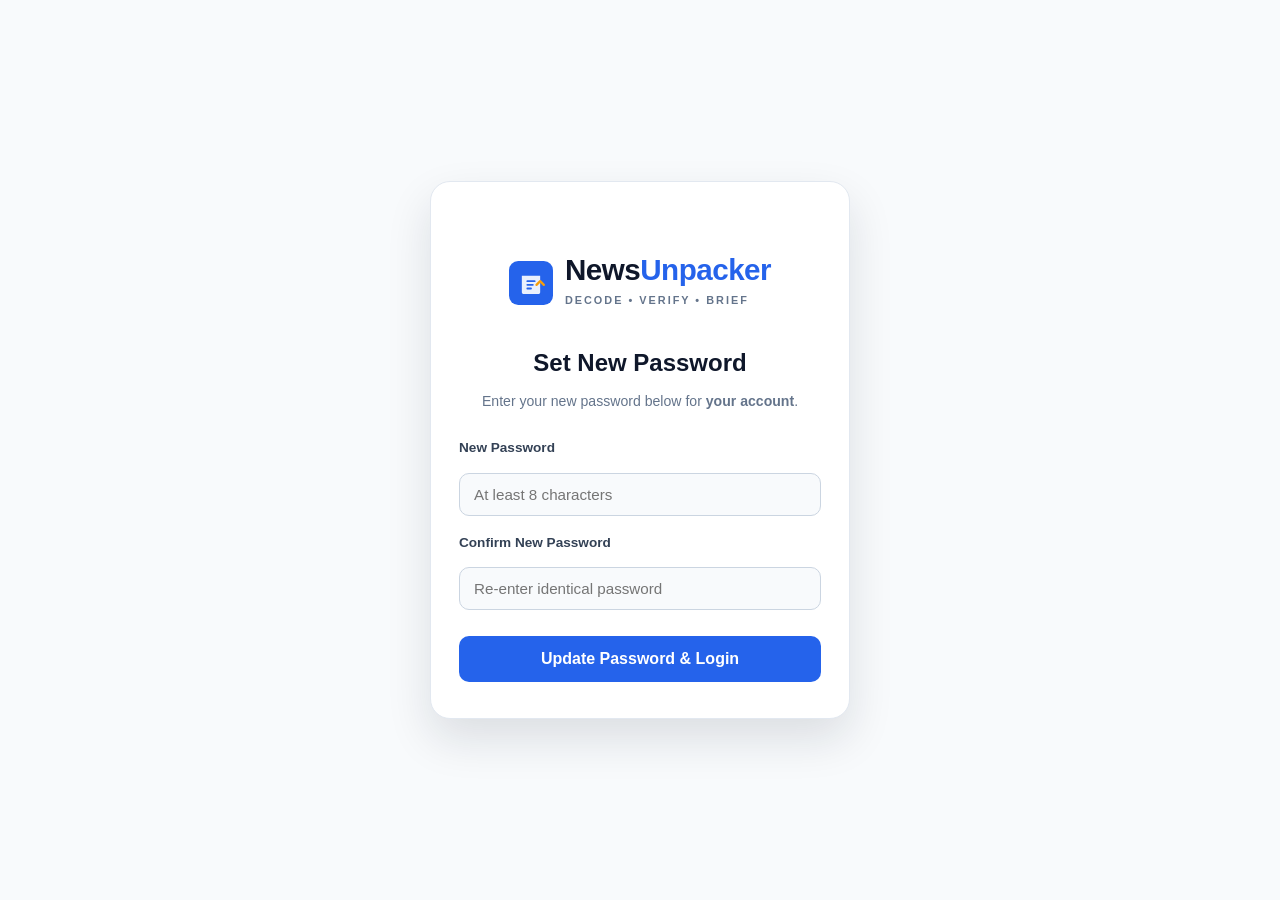
<file: resetpassword.html>
<!DOCTYPE html>
<html lang="en">
<head>
  <meta charset="UTF-8">
  <meta name="viewport" content="width=device-width, initial-scale=1.0">
  <title>Reset Password – News Unpacker</title>
  <link rel="stylesheet" href="style.css">
  <style>
    body {
      background: #f8fafc;
      display: flex;
      align-items: center;
      justify-content: center;
      min-height: 100vh;
      font-family: sans-serif;
      padding: 20px;
    }
    .reset-card {
      background: #ffffff;
      max-width: 420px;
      width: 100%;
      border-radius: 20px;
      padding: 36px 28px;
      box-shadow: 0 20px 45px rgba(15, 23, 42, 0.12);
      border: 1px solid #e2e8f0;
      text-align: center;
    }
    .reset-card h2 {
      font-size: 1.5rem;
      color: #0f172a;
      margin-bottom: 8px;
    }
    .reset-card p {
      font-size: 0.88rem;
      color: #64748b;
      margin-bottom: 24px;
    }
    .form-group {
      text-align: left;
      margin-bottom: 16px;
    }
    .form-group label {
      display: block;
      font-size: 0.85rem;
      font-weight: 700;
      color: #334155;
      margin-bottom: 6px;
    }
    .form-group input {
      width: 100%;
      padding: 12px 14px;
      border: 1.5px solid #cbd5e1;
      border-radius: 10px;
      font-size: 0.95rem;
      box-sizing: border-box;
      outline: none;
    }
    .reset-btn {
      width: 100%;
      background: #2563eb;
      color: #ffffff;
      border: none;
      padding: 14px;
      border-radius: 10px;
      font-weight: 700;
      font-size: 1rem;
      cursor: pointer;
      margin-top: 10px;
    }
    .reset-btn:hover {
      background: #1d4ed8;
    }
  </style>
</head>
<body>

  <div class="reset-card">
   <div class="brand-hero">
      <div class="logo-box">
        <svg class="site-logo" width="44" height="44" viewBox="0 0 48 48" fill="none">
          <rect width="48" height="48" rx="10" fill="#2563EB"/>
          <path d="M14 16H34V34C34 35.1 33.1 36 32 36H16C14.9 36 14 35.1 14 34V16Z" fill="#FFFFFF" fill-opacity="0.9"/>
          <path d="M20 22H28M20 26H26M20 30H24" stroke="#2563EB" stroke-width="2" stroke-linecap="round"/>
          <path d="M30 26L34 22L38 26" stroke="#F59E0B" stroke-width="2.5" stroke-linecap="round" stroke-linejoin="round"/>
        </svg>
        <div class="brand-text">
          <span class="logo-text">News<span class="highlight">Unpacker</span></span>
          <span class="tagline">DECODE • VERIFY • BRIEF</span>
        </div>
      </div>
    </div>

    <h2>Set New Password</h2>
    <p>Enter your new password below for <strong id="userEmailDisplay">your account</strong>.</p>

    <form onsubmit="handlePasswordResetSubmit(event)">
      <div class="form-group">
        <label for="newPass">New Password</label>
        <input type="password" id="newPass" placeholder="At least 8 characters" required minlength="8">
      </div>

      <div class="form-group">
        <label for="confirmNewPass">Confirm New Password</label>
        <input type="password" id="confirmNewPass" placeholder="Re-enter identical password" required minlength="8">
      </div>

      <button type="submit" class="reset-btn" id="submitBtn">Update Password & Login</button>
    </form>
  </div>

  <script>
    // URL నుండి ఈమెయిల్ మరియు టోకెన్ తీసుకోవడం
    const urlParams = new URLSearchParams(window.location.search);
    const targetEmail = urlParams.get("email") || "";

    if (targetEmail) {
      document.getElementById("userEmailDisplay").innerText = targetEmail;
    }

    function handlePasswordResetSubmit(e) {
      e.preventDefault();
      const newPass = document.getElementById("newPass").value;
      const confirmNewPass = document.getElementById("confirmNewPass").value;

      if (newPass !== confirmNewPass) {
        alert("Passwords do not match. Please re-enter.");
        return;
      }

      // LocalStorage లో పాస్‌వర్డ్ అప్‌డేట్
      let users = JSON.parse(localStorage.getItem("news_unpacker_users")) || [];
      let idx = users.findIndex(u => u.email.toLowerCase() === targetEmail.toLowerCase());

      if (idx !== -1) {
        users[idx].password = newPass;
        localStorage.setItem("news_unpacker_users", JSON.stringify(users));
      }

      alert(" Password updated successfully! Please sign in with your new password.");
      window.location.href = "index.html?action=login";
    }
  </script>
</body>
</html>
</file>
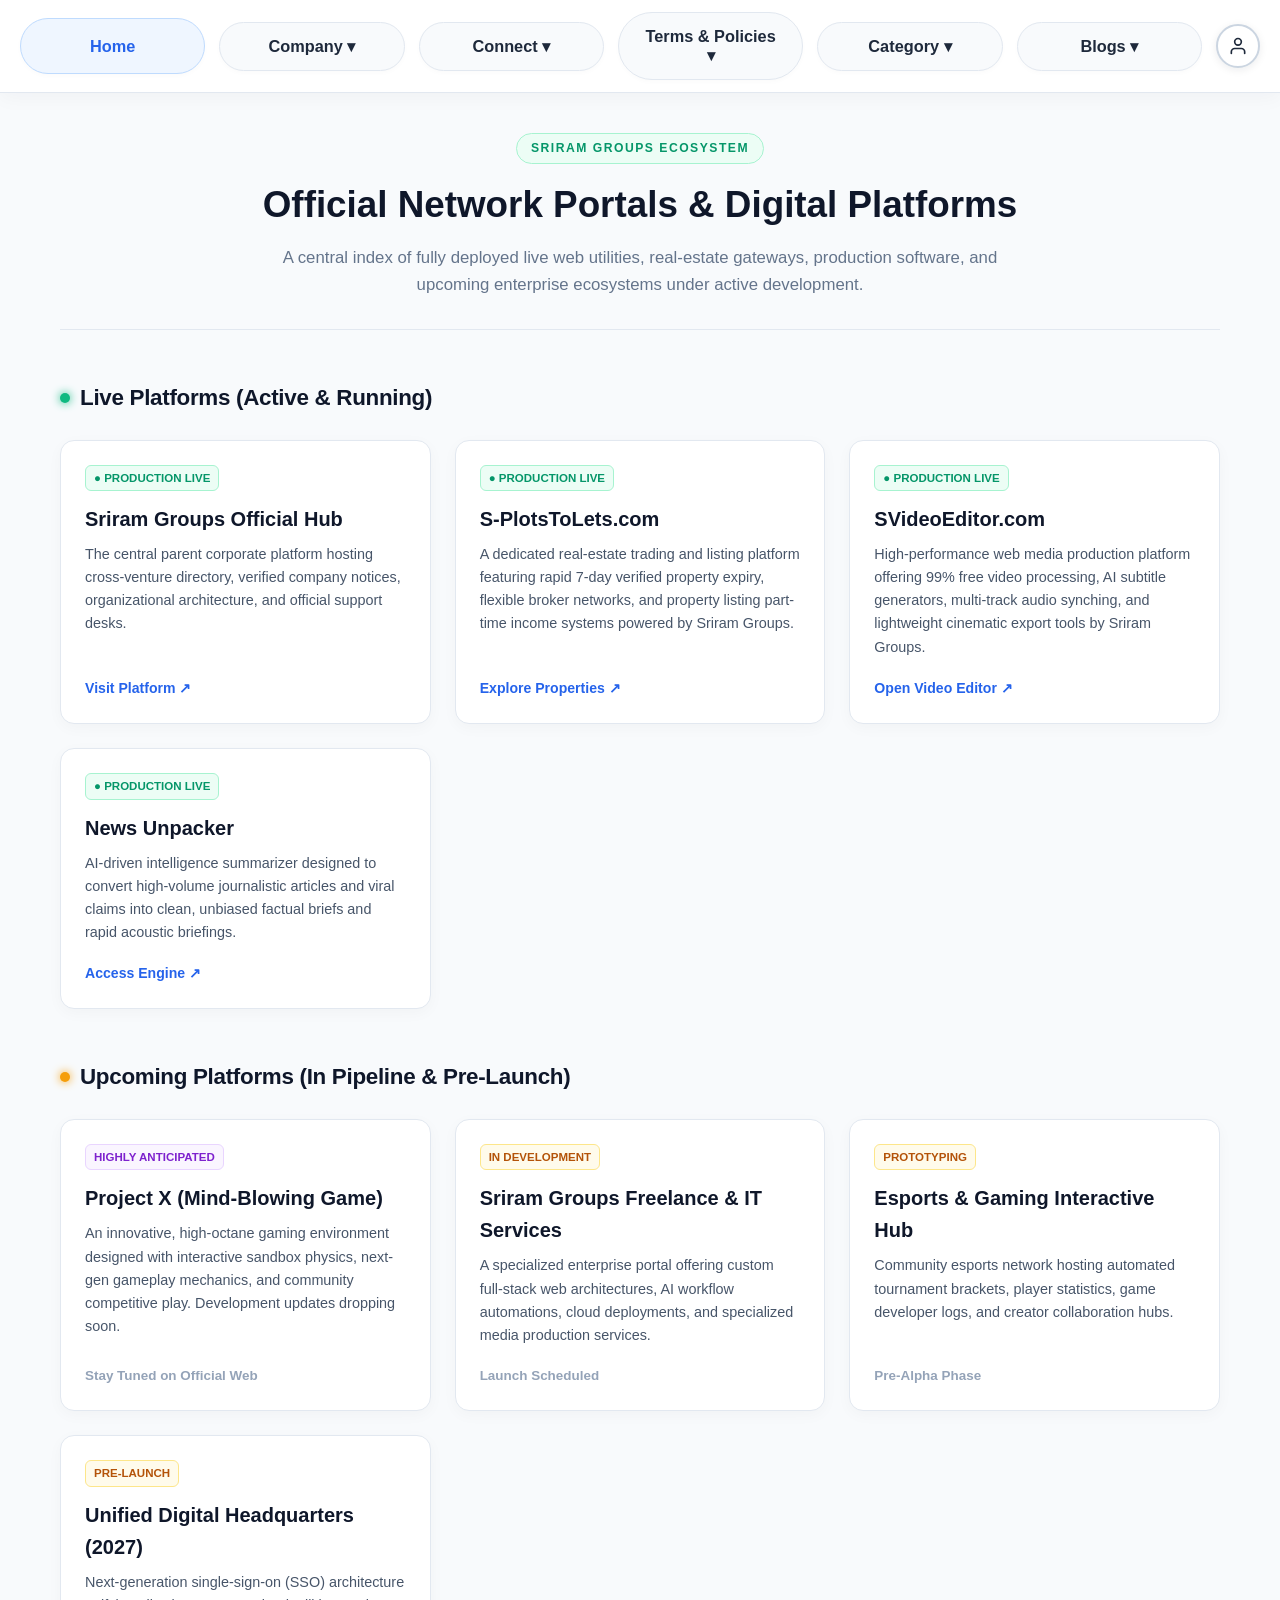
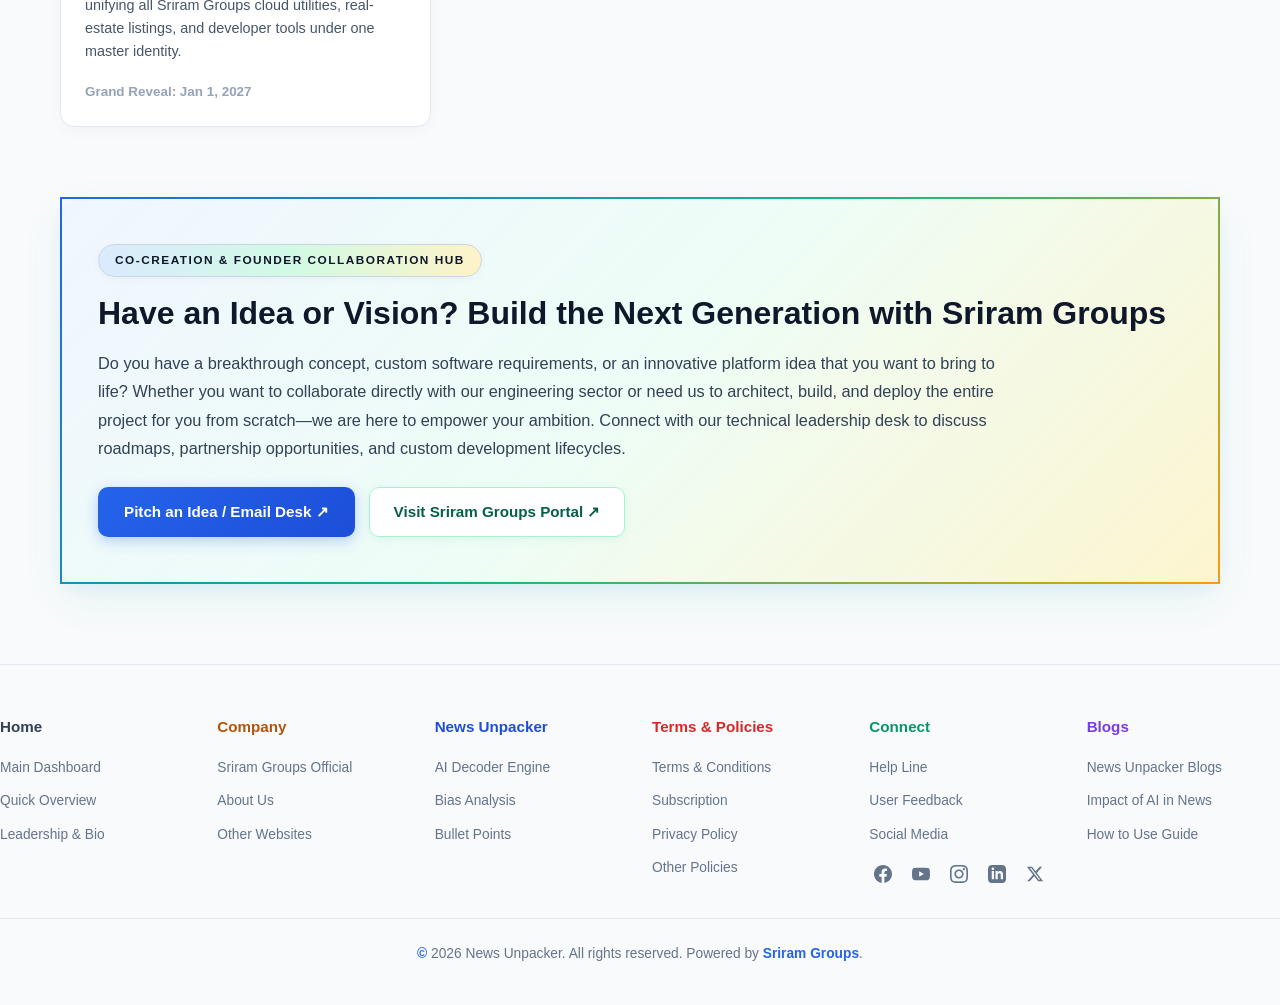
<file: terms.html>
<!DOCTYPE html>
<html lang="en">
<head>
  <meta charset="UTF-8">
  <meta name="viewport" content="width=device-width, initial-scale=1.0">
  <title>Ecosystem Portals & Ventures – Sriram Groups</title>
  <meta name="description" content="Explore active live platforms and upcoming digital ventures powered by Sriram Groups.">
  <link rel="stylesheet" href="style.css">
  <style>
    .websites-page-wrapper {
      max-width: 1200px;
      margin: 40px auto 80px;
      padding: 0 20px;
    }

    .ecosystem-header {
      text-align: center;
      margin-bottom: 50px;
      border-bottom: 1px solid #e2e8f0;
      padding-bottom: 30px;
    }

    .eco-badge {
      display: inline-block;
      font-size: 0.76rem;
      font-weight: 800;
      letter-spacing: 1.5px;
      color: #059669;
      background: #ecfdf5;
      border: 1px solid #a7f3d0;
      padding: 5px 14px;
      border-radius: 20px;
      margin-bottom: 12px;
    }

    .ecosystem-header h1 {
      font-size: 2.3rem;
      color: #0f172a;
      margin-bottom: 10px;
    }

    .ecosystem-header p {
      color: #64748b;
      font-size: 1.05rem;
      max-width: 750px;
      margin: 0 auto;
      line-height: 1.6;
    }

    .section-title {
      font-size: 1.4rem;
      color: #0f172a;
      margin-bottom: 24px;
      display: flex;
      align-items: center;
      gap: 10px;
    }

    .status-indicator {
      display: inline-block;
      width: 10px;
      height: 10px;
      border-radius: 50%;
    }

    .status-live {
      background: #10b981;
      box-shadow: 0 0 10px #10b981;
    }

    .status-dev {
      background: #f59e0b;
      box-shadow: 0 0 10px #f59e0b;
    }

    .ventures-grid {
      display: grid;
      grid-template-columns: repeat(auto-fill, minmax(340px, 1fr));
      gap: 24px;
      margin-bottom: 50px;
    }

    .venture-card {
      background: #ffffff;
      border: 1px solid #e2e8f0;
      border-radius: 14px;
      padding: 24px;
      display: flex;
      flex-direction: column;
      box-shadow: 0 4px 15px rgba(15, 23, 42, 0.03);
      transition: transform 0.2s ease, border-color 0.2s ease, box-shadow 0.2s ease;
    }

    .venture-card:hover {
      transform: translateY(-4px);
      border-color: #2563eb;
      box-shadow: 0 10px 25px rgba(37, 99, 235, 0.08);
    }

    .venture-card-header {
      display: flex;
      justify-content: space-between;
      align-items: center;
      margin-bottom: 12px;
    }

    .venture-tag {
      font-size: 0.72rem;
      font-weight: 700;
      padding: 3px 8px;
      border-radius: 6px;
    }

    .tag-live {
      background: #ecfdf5;
      color: #059669;
      border: 1px solid #a7f3d0;
    }

    .tag-pending {
      background: #fffbeb;
      color: #b45309;
      border: 1px solid #fde68a;
    }

    .tag-game {
      background: #faf5ff;
      color: #7e22ce;
      border: 1px solid #e9d5ff;
    }

    .venture-card h3 {
      font-size: 1.25rem;
      color: #0f172a;
      margin: 0 0 8px;
    }

    .venture-card p {
      font-size: 0.9rem;
      color: #475569;
      line-height: 1.6;
      margin-bottom: 18px;
      flex-grow: 1;
    }

    .venture-link-btn {
      display: inline-flex;
      align-items: center;
      gap: 6px;
      font-size: 0.88rem;
      font-weight: 700;
      text-decoration: none;
      color: #2563eb;
    }

    .venture-link-btn:hover {
      text-decoration: underline;
    }

    .pending-action-pill {
      font-size: 0.84rem;
      font-weight: 600;
      color: #94a3b8;
    }

    /* ==================== INNOVATION & CO-CREATION AURORA BANNER ==================== */
    .collab-banner-wrapper {
      margin: 70px 0 30px;
      perspective: 1200px;
    }

    .collab-banner-card {
      position: relative;
      background: linear-gradient(135deg, rgba(239, 246, 255, 0.95) 0%, rgba(236, 253, 245, 0.9) 50%, rgba(254, 243, 199, 0.85) 100%);
      border: 2px solid transparent;
      border-image: linear-gradient(135deg, #2563eb, #10b981, #f59e0b) 1;
      border-radius: 20px;
      padding: 45px 36px;
      box-shadow: 0 16px 40px rgba(16, 185, 129, 0.08), 0 6px 18px rgba(37, 99, 235, 0.06);
      overflow: hidden;
      /* Swing across and sudden lock animation */
      animation: swingAndLock 1.8s cubic-bezier(0.25, 1, 0.5, 1) forwards;
    }

    @keyframes swingAndLock {
      0% {
        opacity: 0;
        transform: translateX(-90px) rotate(-3deg) scale(0.96);
      }
      45% {
        opacity: 1;
        transform: translateX(40px) rotate(2deg) scale(1.02);
      }
      70% {
        transform: translateX(-15px) rotate(-1deg) scale(0.99);
      }
      88% {
        transform: translateX(6px) rotate(0.4deg) scale(1.005);
      }
      100% {
        transform: translateX(0) rotate(0deg) scale(1);
      }
    }

    .collab-glow-pill {
      display: inline-block;
      font-size: 0.74rem;
      font-weight: 800;
      letter-spacing: 1.5px;
      color: #0f172a;
      background: linear-gradient(90deg, #dbeafe, #d1fae5, #fef3c7);
      border: 1px solid #cbd5e1;
      padding: 6px 16px;
      border-radius: 9999px;
      margin-bottom: 16px;
      text-transform: uppercase;
      box-shadow: 0 2px 8px rgba(0, 0, 0, 0.04);
    }

    .collab-banner-card h2 {
      font-size: 2rem;
      font-weight: 900;
      color: #0f172a;
      margin-bottom: 14px;
      line-height: 1.3;
    }

    .collab-banner-card p {
      font-size: 1.02rem;
      color: #334155;
      line-height: 1.75;
      max-width: 900px;
      margin-bottom: 24px;
    }

    .collab-actions-row {
      display: flex;
      flex-wrap: wrap;
      gap: 14px;
      align-items: center;
      margin-top: 10px;
    }

    .btn-collab-primary {
      background: linear-gradient(135deg, #2563eb 0%, #1d4ed8 100%);
      color: #ffffff;
      padding: 13px 26px;
      border-radius: 10px;
      font-size: 0.95rem;
      font-weight: 700;
      text-decoration: none;
      box-shadow: 0 4px 14px rgba(37, 99, 235, 0.3);
      transition: all 0.2s ease;
    }

    .btn-collab-primary:hover {
      background: linear-gradient(135deg, #1d4ed8 0%, #1e40af 100%);
      transform: translateY(-2px);
      box-shadow: 0 6px 18px rgba(37, 99, 235, 0.4);
    }

    .btn-collab-secondary {
      background: #ffffff;
      color: #065f46;
      border: 1.5px solid #a7f3d0;
      padding: 12px 24px;
      border-radius: 10px;
      font-size: 0.95rem;
      font-weight: 700;
      text-decoration: none;
      box-shadow: 0 2px 8px rgba(16, 185, 129, 0.1);
      transition: all 0.2s ease;
    }

    .btn-collab-secondary:hover {
      background: #ecfdf5;
      border-color: #34d399;
      transform: translateY(-2px);
    }

    @media (max-width: 900px) {
      .ventures-grid {
        grid-template-columns: 1fr;
      }
      .collab-banner-card {
        padding: 30px 22px;
      }
      .collab-banner-card h2 {
        font-size: 1.6rem;
      }
    }
  </style>
</head>
<body>

 <!-- ==================== TOP NAVIGATION HEADER (SUB-PAGES) ==================== -->
  <header class="main-header">
    <nav class="top-nav">
      <div class="nav-item">
        <a href="index.html" class="nav-link nav-btn-home">Home</a>
      </div>

      <div class="nav-item dropdown">
        <button class="nav-link drop-btn">Company ▾</button>
        <div class="dropdown-content">
          <a href="https://sriramgroupsofficial.com" target="_blank" rel="noopener noreferrer">Sriram Groups Official</a>
          <a href="index.html#about">About Us</a>
          <a href="websites.html">Other Websites</a>
          <a href="admin.html">Admin Registry</a>
        </div>
      </div>

      <div class="nav-item dropdown">
        <button class="nav-link drop-btn">Connect ▾</button>
        <div class="dropdown-content">
          <a href="mailto:sriramgroups.help@gmail.com">Help Line</a>
          <a href="index.html#social">Social Media</a>
          <a href="index.html#feedbackSection">Feedback & Requests</a>
        </div>
      </div>

      <div class="nav-item dropdown">
        <button class="nav-link drop-btn">Terms & Policies ▾</button>
        <div class="dropdown-content">
          <a href="terms.html">Terms & Conditions</a>
          <a href="subscription.html">Subscription Plans</a>
          <a href="privacy.html">Privacy Policy</a>
          <a href="policies.html">Other Policies</a>
        </div>
      </div>

      <div class="nav-item dropdown">
        <button class="nav-link drop-btn">Category ▾</button>
        <div class="dropdown-content">
          <a href="index.html?workspace=politics">Politics</a>
          <a href="index.html?workspace=business">Business & Economy</a>
          <a href="index.html?workspace=tech">Technology</a>
          <a href="index.html?workspace=crime_legal">Crime & Legal</a>
          <a href="index.html?workspace=education">Education & Careers</a>
          <a href="index.html?workspace=health">Health & Lifestyle</a>
          <a href="index.html?workspace=sports">Sports</a>
          <a href="index.html?workspace=environment">Weather & Climate</a>
          <a href="index.html?workspace=kids">Kids & Students</a>
        </div>
      </div>

      <div class="nav-item dropdown">
        <button class="nav-link drop-btn">Blogs ▾</button>
        <div class="dropdown-content">
          <a href="blogs.html">News Unpacker Blogs</a>
          <a href="blogs.html#impact">Impact of AI in News</a>
          <a href="index.html#guide">How to Use Guide</a>
        </div>
      </div>

      <!-- Right Corner User Profile Circle (Direct Link to Home Login) -->
      <div class="user-profile-wrapper">
        <a href="index.html?action=login" class="profile-avatar-btn" id="subPageProfileBtn" title="User Account">
          <svg width="20" height="20" viewBox="0 0 24 24" fill="none" stroke="currentColor" stroke-width="2" stroke-linecap="round" stroke-linejoin="round">
            <path d="M20 21v-2a4 4 0 0 0-4-4H8a4 4 0 0 0-4 4v2"></path>
            <circle cx="12" cy="7" r="4"></circle>
          </svg>
        </a>
      </div>
    </nav>
  </header>
  
  <main class="websites-page-wrapper">
    
    <div class="ecosystem-header">
      <span class="eco-badge">SRIRAM GROUPS ECOSYSTEM</span>
      <h1>Official Network Portals & Digital Platforms</h1>
      <p>A central index of fully deployed live web utilities, real-estate gateways, production software, and upcoming enterprise ecosystems under active development.</p>
    </div>

    <!-- 1. LIVE PLATFORMS SECTION -->
    <h2 class="section-title">
      <span class="status-indicator status-live"></span> 
      Live Platforms (Active & Running)
    </h2>
    <div class="ventures-grid">
      
      <!-- Live 1: Sriram Groups Official -->
      <div class="venture-card">
        <div class="venture-card-header">
          <span class="venture-tag tag-live">● PRODUCTION LIVE</span>
        </div>
        <h3>Sriram Groups Official Hub</h3>
        <p>The central parent corporate platform hosting cross-venture directory, verified company notices, organizational architecture, and official support desks.</p>
        <a href="https://sriramgroupsofficial.com" target="_blank" rel="noopener noreferrer" class="venture-link-btn">
          Visit Platform ↗
        </a>
      </div>

      <!-- Live 2: S-PlotsToLets.com (Real Estate Portal) -->
      <div class="venture-card">
        <div class="venture-card-header">
          <span class="venture-tag tag-live">● PRODUCTION LIVE</span>
        </div>
        <h3>S-PlotsToLets.com</h3>
        <p>A dedicated real-estate trading and listing platform featuring rapid 7-day verified property expiry, flexible broker networks, and property listing part-time income systems powered by Sriram Groups.</p>
        <a href="https://s-plotstolets.com" target="_blank" rel="noopener noreferrer" class="venture-link-btn">
          Explore Properties ↗
        </a>
      </div>

      <!-- Live 3: SVideoEditor.com (AI Video Editor) -->
      <div class="venture-card">
        <div class="venture-card-header">
          <span class="venture-tag tag-live">● PRODUCTION LIVE</span>
        </div>
        <h3>SVideoEditor.com</h3>
        <p>High-performance web media production platform offering 99% free video processing, AI subtitle generators, multi-track audio synching, and lightweight cinematic export tools by Sriram Groups.</p>
        <a href="https://svideoeditor.com" target="_blank" rel="noopener noreferrer" class="venture-link-btn">
          Open Video Editor ↗
        </a>
      </div>

      <!-- Live 4: News Unpacker -->
      <div class="venture-card">
        <div class="venture-card-header">
          <span class="venture-tag tag-live">● PRODUCTION LIVE</span>
        </div>
        <h3>News Unpacker</h3>
        <p>AI-driven intelligence summarizer designed to convert high-volume journalistic articles and viral claims into clean, unbiased factual briefs and rapid acoustic briefings.</p>
        <a href="index.html" class="venture-link-btn">
          Access Engine ↗
        </a>
      </div>

    </div>

    <!-- 2. UPCOMING PLATFORMS SECTION -->
    <h2 class="section-title">
      <span class="status-indicator status-dev"></span> 
      Upcoming Platforms (In Pipeline & Pre-Launch)
    </h2>
    <div class="ventures-grid">
      
      <!-- Upcoming 1: Project X (Mind-Blowing Gaming Project) -->
      <div class="venture-card">
        <div class="venture-card-header">
          <span class="venture-tag tag-game">HIGHLY ANTICIPATED</span>
        </div>
        <h3>Project X (Mind-Blowing Game)</h3>
        <p>An innovative, high-octane gaming environment designed with interactive sandbox physics, next-gen gameplay mechanics, and community competitive play. Development updates dropping soon.</p>
        <span class="pending-action-pill">Stay Tuned on Official Web</span>
      </div>

      <!-- Upcoming 2: Freelance & IT Services -->
      <div class="venture-card">
        <div class="venture-card-header">
          <span class="venture-tag tag-pending">IN DEVELOPMENT</span>
        </div>
        <h3>Sriram Groups Freelance & IT Services</h3>
        <p>A specialized enterprise portal offering custom full-stack web architectures, AI workflow automations, cloud deployments, and specialized media production services.</p>
        <span class="pending-action-pill">Launch Scheduled</span>
      </div>

      <!-- Upcoming 3: Esports Hub -->
      <div class="venture-card">
        <div class="venture-card-header">
          <span class="venture-tag tag-pending">PROTOTYPING</span>
        </div>
        <h3>Esports & Gaming Interactive Hub</h3>
        <p>Community esports network hosting automated tournament brackets, player statistics, game developer logs, and creator collaboration hubs.</p>
        <span class="pending-action-pill">Pre-Alpha Phase</span>
      </div>

      <!-- Upcoming 4: Unified Digital Headquarters 2027 -->
      <div class="venture-card">
        <div class="venture-card-header">
          <span class="venture-tag tag-pending">PRE-LAUNCH</span>
        </div>
        <h3>Unified Digital Headquarters (2027)</h3>
        <p>Next-generation single-sign-on (SSO) architecture unifying all Sriram Groups cloud utilities, real-estate listings, and developer tools under one master identity.</p>
        <span class="pending-action-pill">Grand Reveal: Jan 1, 2027</span>
      </div>

    </div>

    <!-- ==================== 3. INNOVATION & CO-CREATION COMMUNITY HUB ==================== -->
    <div class="collab-banner-wrapper">
      <div class="collab-banner-card">
        <span class="collab-glow-pill">Co-Creation & Founder Collaboration Hub</span>
        <h2>Have an Idea or Vision? Build the Next Generation with Sriram Groups</h2>
        <p>
          Do you have a breakthrough concept, custom software requirements, or an innovative platform idea that you want to bring to life? Whether you want to collaborate directly with our engineering sector or need us to architect, build, and deploy the entire project for you from scratch—we are here to empower your ambition. Connect with our technical leadership desk to discuss roadmaps, partnership opportunities, and custom development lifecycles.
        </p>
        <div class="collab-actions-row">
          <a href="mailto:sriramgroupsofficial@gmail.com" class="btn-collab-primary">
            Pitch an Idea / Email Desk ↗
          </a>
          <a href="https://sriramgroupsofficial.com" target="_blank" rel="noopener noreferrer" class="btn-collab-secondary">
            Visit Sriram Groups Portal ↗
          </a>
        </div>
      </div>
    </div>

  </main>

  <footer class="site-footer">
    <!-- 6 Equal Columns Modern Footer Grid (SUB-PAGES) -->
        <div class="footer-grid">
          <div class="footer-col">
            <h4 class="title-home">Home</h4>
            <ul>
              <li><a href="index.html">Main Dashboard</a></li>
              <li><a href="index.html">Quick Overview</a></li>
              <li><a href="index.html#about">Leadership & Bio</a></li>
            </ul>
          </div>

          <div class="footer-col">
            <h4 class="title-company">Company</h4>
            <ul>
              <li><a href="https://sriramgroupsofficial.com" target="_blank" rel="noopener noreferrer">Sriram Groups Official</a></li>
              <li><a href="index.html#about">About Us</a></li>
              <li><a href="websites.html">Other Websites</a></li>
            </ul>
          </div>

          <div class="footer-col">
            <h4 class="title-news">News Unpacker</h4>
            <ul>
              <li><a href="index.html?workspace=unpack_news">AI Decoder Engine</a></li>
              <li><a href="index.html?workspace=factcheck">Bias Analysis</a></li>
              <li><a href="index.html?workspace=bullet_points">Bullet Points</a></li>
            </ul>
          </div>

          <div class="footer-col">
            <h4 class="title-terms">Terms & Policies</h4>
            <ul>
              <li><a href="terms.html">Terms & Conditions</a></li>
              <li><a href="subscription.html">Subscription</a></li>
              <li><a href="privacy.html">Privacy Policy</a></li>
              <li><a href="policies.html">Other Policies</a></li>
            </ul>
          </div>

          <div class="footer-col">
            <h4 class="title-connect">Connect</h4>
            <ul>
              <li><a href="mailto:sriramgroups.help@gmail.com">Help Line</a></li>
              <li><a href="index.html#feedbackSection">User Feedback</a></li>
              <li><a href="index.html#social">Social Media</a></li>
              
              <div class="footer-social-icons-strip">
                <a href="https://www.facebook.com/share/1BxpdAEynw/" target="_blank" rel="noopener noreferrer" class="ft-icon-link fb-color" title="Facebook">
                  <svg viewBox="0 0 24 24" fill="currentColor"><path d="M24 12.073c0-6.627-5.373-12-12-12s-12 5.373-12 12c0 5.99 4.388 10.954 10.125 11.854v-8.385H7.078v-3.47h3.047V9.43c0-3.007 1.792-4.669 4.533-4.669 1.312 0 2.686.235 2.686.235v2.953H15.83c-1.491 0-1.956.925-1.956 1.874v2.25h3.328l-.532 3.47h-2.796v8.385C19.612 23.027 24 18.062 24 12.073z"/></svg>
                </a>
                <a href="https://youtube.com/@sriramgroups-official?si=14l_6QH38dRmvzqt" target="_blank" rel="noopener noreferrer" class="ft-icon-link yt-color" title="YouTube">
                  <svg viewBox="0 0 24 24" fill="currentColor"><path d="M23.498 6.186a3.016 3.016 0 0 0-2.122-2.136C19.505 3.545 12 3.545 12 3.545s-7.505 0-9.377.505A3.017 3.017 0 0 0 .502 6.186C0 8.07 0 12 0 12s0 3.93.502 5.814a3.016 3.016 0 0 0 2.122 2.136c1.871.505 9.376.505 9.376.505s7.505 0 9.377-.505a3.015 3.015 0 0 0 2.122-2.136C24 15.93 24 12 24 12s0-3.93-.502-5.814zM9.545 15.568V8.432L15.818 12l-6.273 3.568z"/></svg>
                </a>
                <a href="https://www.instagram.com/sriramgroupsofficial?igsh=aXV4eGs4ejhxNW0y" target="_blank" rel="noopener noreferrer" class="ft-icon-link insta-color" title="Instagram">
                  <svg viewBox="0 0 24 24" fill="currentColor"><path d="M12 2.163c3.204 0 3.584.012 4.85.07 3.252.148 4.771 1.691 4.919 4.919.058 1.265.069 1.645.069 4.849 0 3.205-.012 3.584-.069 4.849-.149 3.225-1.664 4.771-4.919 4.919-1.266.058-1.644.07-4.85.07-3.204 0-3.584-.012-4.849-.07-3.26-.149-4.771-1.699-4.919-4.92-.058-1.265-.07-1.644-.07-4.849 0-3.204.013-3.583.07-4.849.149-3.227 1.664-4.771 4.919-4.919 1.266-.057 1.645-.069 4.849-.069zm0-2.163c-3.259 0-3.667.014-4.947.072-4.358.2-6.78 2.618-6.98 6.98-.059 1.281-.073 1.689-.073 4.948 0 3.259.014 3.668.072 4.948.2 4.358 2.618 6.78 6.98 6.98 1.281.058 1.689.072 4.948.072 3.259 0 3.668-.014 4.948-.072 4.354-.2 6.782-2.618 6.979-6.98.059-1.28.073-1.689.073-4.948 0-3.259-.014-3.667-.072-4.947-.196-4.354-2.617-6.78-6.979-6.98-1.281-.059-1.69-.073-4.949-.073zm0 5.838c-3.403 0-6.162 2.759-6.162 6.162s2.759 6.163 6.162 6.163 6.162-2.759 6.162-6.163c0-3.403-2.759-6.162-6.162-6.162zm0 10.162c-2.209 0-4-1.79-4-4 0-2.209 1.791-4 4-4s4 1.791 4 4c0 2.21-1.791 4-4 4zm6.406-11.845c-.796 0-1.441.645-1.441 1.44s.645 1.44 1.441 1.44c.795 0 1.439-.645 1.439-1.44s-.644-1.44-1.439-1.44z"/></svg>
                </a>
                <a href="https://www.linkedin.com/in/sriram-groups-927152420/" target="_blank" rel="noopener noreferrer" class="ft-icon-link in-color" title="LinkedIn">
                  <svg viewBox="0 0 24 24" fill="currentColor"><path d="M19 0h-14c-2.761 0-5 2.239-5 5v14c0 2.761 2.239 5 5 5h14c2.762 0 5-2.239 5-5v-14c0-2.761-2.238-5-5-5zm-11 19h-3v-11h3v11zm-1.5-12.268c-.966 0-1.75-.79-1.75-1.764s.784-1.764 1.75-1.764 1.75.79 1.75 1.764-.783 1.764-1.75 1.764zm13.5 12.268h-3v-5.604c0-3.368-4-3.113-4 0v5.604h-3v-11h3v1.765c1.396-2.586 7-2.777 7 2.476v6.759z"/></svg>
                </a>
                <a href="https://x.com/sriramgroupsown" target="_blank" rel="noopener noreferrer" class="ft-icon-link x-color" title="X (Twitter)">
                  <svg viewBox="0 0 24 24" fill="currentColor"><path d="M18.244 2.25h3.308l-7.227 8.26 8.502 11.24H16.17l-5.214-6.817L4.99 21.75H1.68l7.73-8.835L1.254 2.25H8.08l4.713 6.231zm-1.161 17.52h1.833L7.084 4.126H5.117z"/></svg>
                </a>
              </div>
            </ul>
          </div>

          <div class="footer-col">
            <h4 class="title-blogs">Blogs</h4>
            <ul>
              <li><a href="blogs.html">News Unpacker Blogs</a></li>
              <li><a href="blogs.html#impact">Impact of AI in News</a></li>
              <li><a href="index.html#guide">How to Use Guide</a></li>
            </ul>
          </div>
        </div>

        <div class="footer-bottom">
          <p>
            <span class="copyright-symbol">©</span> 2026 News Unpacker. All rights reserved. Powered by 
            <a href="https://sriramgroupsofficial.com" target="_blank" rel="noopener noreferrer">Sriram Groups</a>.
          </p>
        </div>
  </footer>

</body>
</html>
</file>
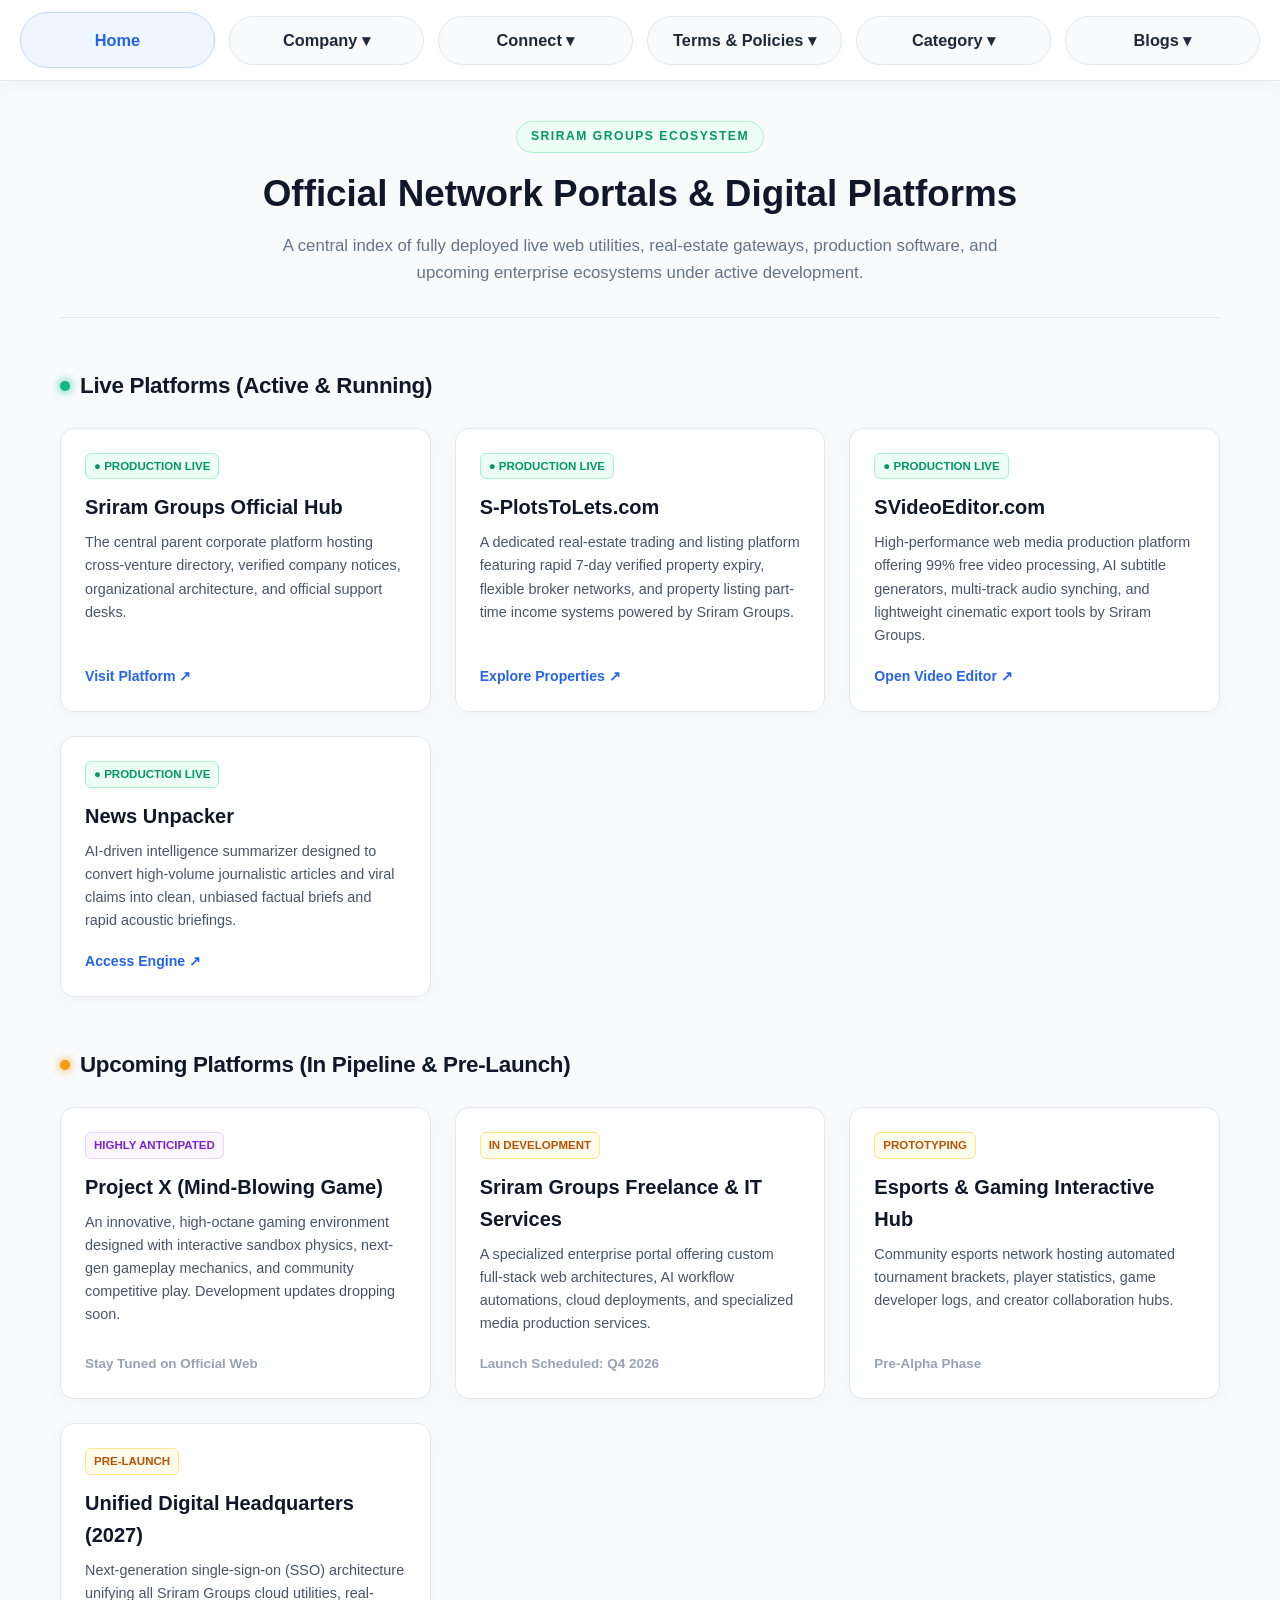
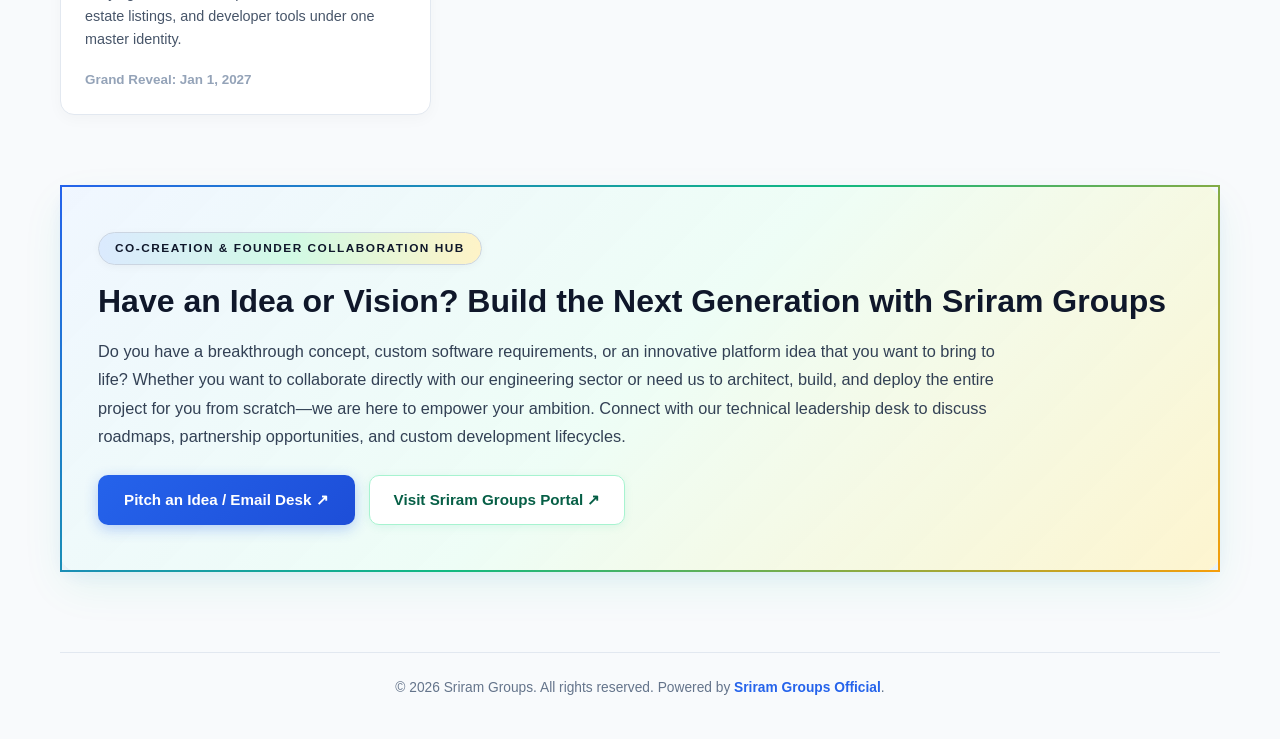
<file: websites.html>
<!DOCTYPE html>
<html lang="en">
<head>
  <meta charset="UTF-8">
  <meta name="viewport" content="width=device-width, initial-scale=1.0">
  <title>Ecosystem Portals & Ventures – Sriram Groups</title>
  <meta name="description" content="Explore active live platforms and upcoming digital ventures powered by Sriram Groups.">
  <link rel="stylesheet" href="style.css">
  <style>
    .websites-page-wrapper {
      max-width: 1200px;
      margin: 40px auto 80px;
      padding: 0 20px;
    }

    .ecosystem-header {
      text-align: center;
      margin-bottom: 50px;
      border-bottom: 1px solid #e2e8f0;
      padding-bottom: 30px;
    }

    .eco-badge {
      display: inline-block;
      font-size: 0.76rem;
      font-weight: 800;
      letter-spacing: 1.5px;
      color: #059669;
      background: #ecfdf5;
      border: 1px solid #a7f3d0;
      padding: 5px 14px;
      border-radius: 20px;
      margin-bottom: 12px;
    }

    .ecosystem-header h1 {
      font-size: 2.3rem;
      color: #0f172a;
      margin-bottom: 10px;
    }

    .ecosystem-header p {
      color: #64748b;
      font-size: 1.05rem;
      max-width: 750px;
      margin: 0 auto;
      line-height: 1.6;
    }

    .section-title {
      font-size: 1.4rem;
      color: #0f172a;
      margin-bottom: 24px;
      display: flex;
      align-items: center;
      gap: 10px;
    }

    .status-indicator {
      display: inline-block;
      width: 10px;
      height: 10px;
      border-radius: 50%;
    }

    .status-live {
      background: #10b981;
      box-shadow: 0 0 10px #10b981;
    }

    .status-dev {
      background: #f59e0b;
      box-shadow: 0 0 10px #f59e0b;
    }

    .ventures-grid {
      display: grid;
      grid-template-columns: repeat(auto-fill, minmax(340px, 1fr));
      gap: 24px;
      margin-bottom: 50px;
    }

    .venture-card {
      background: #ffffff;
      border: 1px solid #e2e8f0;
      border-radius: 14px;
      padding: 24px;
      display: flex;
      flex-direction: column;
      box-shadow: 0 4px 15px rgba(15, 23, 42, 0.03);
      transition: transform 0.2s ease, border-color 0.2s ease, box-shadow 0.2s ease;
    }

    .venture-card:hover {
      transform: translateY(-4px);
      border-color: #2563eb;
      box-shadow: 0 10px 25px rgba(37, 99, 235, 0.08);
    }

    .venture-card-header {
      display: flex;
      justify-content: space-between;
      align-items: center;
      margin-bottom: 12px;
    }

    .venture-tag {
      font-size: 0.72rem;
      font-weight: 700;
      padding: 3px 8px;
      border-radius: 6px;
    }

    .tag-live {
      background: #ecfdf5;
      color: #059669;
      border: 1px solid #a7f3d0;
    }

    .tag-pending {
      background: #fffbeb;
      color: #b45309;
      border: 1px solid #fde68a;
    }

    .tag-game {
      background: #faf5ff;
      color: #7e22ce;
      border: 1px solid #e9d5ff;
    }

    .venture-card h3 {
      font-size: 1.25rem;
      color: #0f172a;
      margin: 0 0 8px;
    }

    .venture-card p {
      font-size: 0.9rem;
      color: #475569;
      line-height: 1.6;
      margin-bottom: 18px;
      flex-grow: 1;
    }

    .venture-link-btn {
      display: inline-flex;
      align-items: center;
      gap: 6px;
      font-size: 0.88rem;
      font-weight: 700;
      text-decoration: none;
      color: #2563eb;
    }

    .venture-link-btn:hover {
      text-decoration: underline;
    }

    .pending-action-pill {
      font-size: 0.84rem;
      font-weight: 600;
      color: #94a3b8;
    }

    /* ==================== INNOVATION & CO-CREATION AURORA BANNER ==================== */
    .collab-banner-wrapper {
      margin: 70px 0 30px;
      perspective: 1200px;
    }

    .collab-banner-card {
      position: relative;
      background: linear-gradient(135deg, rgba(239, 246, 255, 0.95) 0%, rgba(236, 253, 245, 0.9) 50%, rgba(254, 243, 199, 0.85) 100%);
      border: 2px solid transparent;
      border-image: linear-gradient(135deg, #2563eb, #10b981, #f59e0b) 1;
      border-radius: 20px;
      padding: 45px 36px;
      box-shadow: 0 16px 40px rgba(16, 185, 129, 0.08), 0 6px 18px rgba(37, 99, 235, 0.06);
      overflow: hidden;
      /* Swing across and sudden lock animation */
      animation: swingAndLock 1.8s cubic-bezier(0.25, 1, 0.5, 1) forwards;
    }

    @keyframes swingAndLock {
      0% {
        opacity: 0;
        transform: translateX(-90px) rotate(-3deg) scale(0.96);
      }
      45% {
        opacity: 1;
        transform: translateX(40px) rotate(2deg) scale(1.02);
      }
      70% {
        transform: translateX(-15px) rotate(-1deg) scale(0.99);
      }
      88% {
        transform: translateX(6px) rotate(0.4deg) scale(1.005);
      }
      100% {
        transform: translateX(0) rotate(0deg) scale(1);
      }
    }

    .collab-glow-pill {
      display: inline-block;
      font-size: 0.74rem;
      font-weight: 800;
      letter-spacing: 1.5px;
      color: #0f172a;
      background: linear-gradient(90deg, #dbeafe, #d1fae5, #fef3c7);
      border: 1px solid #cbd5e1;
      padding: 6px 16px;
      border-radius: 9999px;
      margin-bottom: 16px;
      text-transform: uppercase;
      box-shadow: 0 2px 8px rgba(0, 0, 0, 0.04);
    }

    .collab-banner-card h2 {
      font-size: 2rem;
      font-weight: 900;
      color: #0f172a;
      margin-bottom: 14px;
      line-height: 1.3;
    }

    .collab-banner-card p {
      font-size: 1.02rem;
      color: #334155;
      line-height: 1.75;
      max-width: 900px;
      margin-bottom: 24px;
    }

    .collab-actions-row {
      display: flex;
      flex-wrap: wrap;
      gap: 14px;
      align-items: center;
      margin-top: 10px;
    }

    .btn-collab-primary {
      background: linear-gradient(135deg, #2563eb 0%, #1d4ed8 100%);
      color: #ffffff;
      padding: 13px 26px;
      border-radius: 10px;
      font-size: 0.95rem;
      font-weight: 700;
      text-decoration: none;
      box-shadow: 0 4px 14px rgba(37, 99, 235, 0.3);
      transition: all 0.2s ease;
    }

    .btn-collab-primary:hover {
      background: linear-gradient(135deg, #1d4ed8 0%, #1e40af 100%);
      transform: translateY(-2px);
      box-shadow: 0 6px 18px rgba(37, 99, 235, 0.4);
    }

    .btn-collab-secondary {
      background: #ffffff;
      color: #065f46;
      border: 1.5px solid #a7f3d0;
      padding: 12px 24px;
      border-radius: 10px;
      font-size: 0.95rem;
      font-weight: 700;
      text-decoration: none;
      box-shadow: 0 2px 8px rgba(16, 185, 129, 0.1);
      transition: all 0.2s ease;
    }

    .btn-collab-secondary:hover {
      background: #ecfdf5;
      border-color: #34d399;
      transform: translateY(-2px);
    }

    @media (max-width: 900px) {
      .ventures-grid {
        grid-template-columns: 1fr;
      }
      .collab-banner-card {
        padding: 30px 22px;
      }
      .collab-banner-card h2 {
        font-size: 1.6rem;
      }
    }
  </style>
</head>
<body>

  <header class="main-header">
    <nav class="top-nav">
      <div class="nav-item">
        <a href="index.html" class="nav-link nav-btn-home">Home</a>
      </div>
      <div class="nav-item dropdown">
        <button class="nav-link drop-btn active">Company ▾</button>
        <div class="dropdown-content">
          <a href="https://sriramgroupsofficial.com" target="_blank" rel="noopener noreferrer">Sriram Groups Official</a>
          <a href="index.html#about">About Us</a>
          <a href="websites.html">Other Websites</a>
        </div>
      </div>
      <div class="nav-item dropdown">
        <button class="nav-link drop-btn">Connect ▾</button>
        <div class="dropdown-content">
          <a href="mailto:sriramgroups.help@gmail.com">Help Line</a>
          <a href="index.html#social">Social Media</a>
        </div>
      </div>
      <div class="nav-item dropdown">
        <button class="nav-link drop-btn">Terms & Policies ▾</button>
        <div class="dropdown-content">
          <a href="terms.html">Terms & Conditions</a>
          <a href="privacy.html">Privacy Policy</a>
          <a href="index.html#policies">Other Policies</a>
        </div>
      </div>
      <div class="nav-item dropdown">
        <button class="nav-link drop-btn">Category ▾</button>
        <div class="dropdown-content">
          <a href="index.html">Politics</a>
          <a href="index.html">Business & Economy</a>
          <a href="index.html">Technology</a>
          <a href="index.html">Kids & Students</a>
        </div>
      </div>
      <div class="nav-item dropdown">
        <button class="nav-link drop-btn">Blogs ▾</button>
        <div class="dropdown-content">
          <a href="blogs.html">All Insights (10)</a>
        </div>
      </div>
    </nav>
  </header>

  <main class="websites-page-wrapper">
    
    <div class="ecosystem-header">
      <span class="eco-badge">SRIRAM GROUPS ECOSYSTEM</span>
      <h1>Official Network Portals & Digital Platforms</h1>
      <p>A central index of fully deployed live web utilities, real-estate gateways, production software, and upcoming enterprise ecosystems under active development.</p>
    </div>

    <!-- 1. LIVE PLATFORMS SECTION -->
    <h2 class="section-title">
      <span class="status-indicator status-live"></span> 
      Live Platforms (Active & Running)
    </h2>
    <div class="ventures-grid">
      
      <!-- Live 1: Sriram Groups Official -->
      <div class="venture-card">
        <div class="venture-card-header">
          <span class="venture-tag tag-live">● PRODUCTION LIVE</span>
        </div>
        <h3>Sriram Groups Official Hub</h3>
        <p>The central parent corporate platform hosting cross-venture directory, verified company notices, organizational architecture, and official support desks.</p>
        <a href="https://sriramgroupsofficial.com" target="_blank" rel="noopener noreferrer" class="venture-link-btn">
          Visit Platform ↗
        </a>
      </div>

      <!-- Live 2: S-PlotsToLets.com (Real Estate Portal) -->
      <div class="venture-card">
        <div class="venture-card-header">
          <span class="venture-tag tag-live">● PRODUCTION LIVE</span>
        </div>
        <h3>S-PlotsToLets.com</h3>
        <p>A dedicated real-estate trading and listing platform featuring rapid 7-day verified property expiry, flexible broker networks, and property listing part-time income systems powered by Sriram Groups.</p>
        <a href="https://s-plotstolets.com" target="_blank" rel="noopener noreferrer" class="venture-link-btn">
          Explore Properties ↗
        </a>
      </div>

      <!-- Live 3: SVideoEditor.com (AI Video Editor) -->
      <div class="venture-card">
        <div class="venture-card-header">
          <span class="venture-tag tag-live">● PRODUCTION LIVE</span>
        </div>
        <h3>SVideoEditor.com</h3>
        <p>High-performance web media production platform offering 99% free video processing, AI subtitle generators, multi-track audio synching, and lightweight cinematic export tools by Sriram Groups.</p>
        <a href="https://svideoeditor.com" target="_blank" rel="noopener noreferrer" class="venture-link-btn">
          Open Video Editor ↗
        </a>
      </div>

      <!-- Live 4: News Unpacker -->
      <div class="venture-card">
        <div class="venture-card-header">
          <span class="venture-tag tag-live">● PRODUCTION LIVE</span>
        </div>
        <h3>News Unpacker</h3>
        <p>AI-driven intelligence summarizer designed to convert high-volume journalistic articles and viral claims into clean, unbiased factual briefs and rapid acoustic briefings.</p>
        <a href="index.html" class="venture-link-btn">
          Access Engine ↗
        </a>
      </div>

    </div>

    <!-- 2. UPCOMING PLATFORMS SECTION -->
    <h2 class="section-title">
      <span class="status-indicator status-dev"></span> 
      Upcoming Platforms (In Pipeline & Pre-Launch)
    </h2>
    <div class="ventures-grid">
      
      <!-- Upcoming 1: Project X (Mind-Blowing Gaming Project) -->
      <div class="venture-card">
        <div class="venture-card-header">
          <span class="venture-tag tag-game">HIGHLY ANTICIPATED</span>
        </div>
        <h3>Project X (Mind-Blowing Game)</h3>
        <p>An innovative, high-octane gaming environment designed with interactive sandbox physics, next-gen gameplay mechanics, and community competitive play. Development updates dropping soon.</p>
        <span class="pending-action-pill">Stay Tuned on Official Web</span>
      </div>

      <!-- Upcoming 2: Freelance & IT Services -->
      <div class="venture-card">
        <div class="venture-card-header">
          <span class="venture-tag tag-pending">IN DEVELOPMENT</span>
        </div>
        <h3>Sriram Groups Freelance & IT Services</h3>
        <p>A specialized enterprise portal offering custom full-stack web architectures, AI workflow automations, cloud deployments, and specialized media production services.</p>
        <span class="pending-action-pill">Launch Scheduled: Q4 2026</span>
      </div>

      <!-- Upcoming 3: Esports Hub -->
      <div class="venture-card">
        <div class="venture-card-header">
          <span class="venture-tag tag-pending">PROTOTYPING</span>
        </div>
        <h3>Esports & Gaming Interactive Hub</h3>
        <p>Community esports network hosting automated tournament brackets, player statistics, game developer logs, and creator collaboration hubs.</p>
        <span class="pending-action-pill">Pre-Alpha Phase</span>
      </div>

      <!-- Upcoming 4: Unified Digital Headquarters 2027 -->
      <div class="venture-card">
        <div class="venture-card-header">
          <span class="venture-tag tag-pending">PRE-LAUNCH</span>
        </div>
        <h3>Unified Digital Headquarters (2027)</h3>
        <p>Next-generation single-sign-on (SSO) architecture unifying all Sriram Groups cloud utilities, real-estate listings, and developer tools under one master identity.</p>
        <span class="pending-action-pill">Grand Reveal: Jan 1, 2027</span>
      </div>

    </div>

    <!-- ==================== 3. INNOVATION & CO-CREATION COMMUNITY HUB ==================== -->
    <div class="collab-banner-wrapper">
      <div class="collab-banner-card">
        <span class="collab-glow-pill">Co-Creation & Founder Collaboration Hub</span>
        <h2>Have an Idea or Vision? Build the Next Generation with Sriram Groups</h2>
        <p>
          Do you have a breakthrough concept, custom software requirements, or an innovative platform idea that you want to bring to life? Whether you want to collaborate directly with our engineering sector or need us to architect, build, and deploy the entire project for you from scratch—we are here to empower your ambition. Connect with our technical leadership desk to discuss roadmaps, partnership opportunities, and custom development lifecycles.
        </p>
        <div class="collab-actions-row">
          <a href="mailto:sriramgroupsofficial@gmail.com" class="btn-collab-primary">
            Pitch an Idea / Email Desk ↗
          </a>
          <a href="https://sriramgroupsofficial.com" target="_blank" rel="noopener noreferrer" class="btn-collab-secondary">
            Visit Sriram Groups Portal ↗
          </a>
        </div>
      </div>
    </div>

  </main>

  <footer class="site-footer">
    <div class="container">
      <div class="footer-bottom">
        <p>© 2026 Sriram Groups. All rights reserved. Powered by <a href="https://sriramgroupsofficial.com" target="_blank" rel="noopener noreferrer">Sriram Groups Official</a>.</p>
      </div>
    </div>
  </footer>

</body>
</html>
</file>
<file: style.css>
/* ==================== 1. GLOBAL ROOT VARIABLES & RESET ==================== */
:root {
  --primary-blue: #2563eb;
  --primary-blue-hover: #1d4ed8;
  --primary-red: #dc2626;
  --primary-red-hover: #b91c1c;
  --dark-slate: #0f172a;
  --text-muted: #64748b;
  --text-main: #334155;
  --bg-light: #f8fafc;
  --surface-white: #ffffff;
  --border-light: #e2e8f0;
  --gold-primary: #d97706;
  --gold-gradient: linear-gradient(135deg, #f59e0b 0%, #b45309 100%);
  --shadow-sm: 0 2px 8px rgba(15, 23, 42, 0.04);
  --shadow-md: 0 4px 16px rgba(15, 23, 42, 0.08);
  --shadow-lg: 0 10px 30px rgba(15, 23, 42, 0.12);
}

* {
  box-sizing: border-box;
  margin: 0;
  padding: 0;
}

body {
  font-family: -apple-system, BlinkMacSystemFont, "Segoe UI", Roboto, Oxygen, Ubuntu, Cantarell, sans-serif;
  background-color: var(--bg-light);
  color: var(--dark-slate);
  line-height: 1.6;
  -webkit-font-smoothing: antialiased;
}

.container {
  max-width: 1200px;
  margin: 0 auto;
  padding: 0 20px;
}

.hidden {
  display: none !important;
}

/* ==================== 2. TOP NAVIGATION: MODERN PILL CAPSULES & PROFILE AVATAR ==================== */
.main-header {
  background: #ffffff;
  border-bottom: 1px solid #e2e8f0;
  position: sticky;
  top: 0;
  z-index: 1000;
  box-shadow: 0 4px 20px rgba(15, 23, 42, 0.04);
  width: 100%;
}

.top-nav {
  display: flex;
  justify-content: space-between;
  align-items: center;
  width: 100%;
  max-width: 100%;
  padding: 12px 20px;
  gap: 14px;
}

.nav-item {
  flex: 1;
  display: flex;
  position: relative;
}

.nav-link, .drop-btn {
  background: #f8fafc;
  border: 1.5px solid #e2e8f0;
  color: #1e293b;
  font-size: 1.02rem;
  font-weight: 700;
  padding: 14px 22px;
  border-radius: 9999px;
  cursor: pointer;
  text-decoration: none;
  display: flex;
  align-items: center;
  justify-content: center;
  gap: 8px;
  width: 100%;
  transition: all 0.22s cubic-bezier(0.4, 0, 0.2, 1);
  box-shadow: 0 2px 5px rgba(15, 23, 42, 0.02);
}

.nav-link:hover, .drop-btn:hover {
  background: #ffffff;
  color: #2563eb;
  border-color: #2563eb;
  transform: translateY(-2px);
  box-shadow: 0 6px 18px rgba(37, 99, 235, 0.12);
}

.nav-btn-home {
  background: #eff6ff;
  border-color: #bfdbfe;
  color: #2563eb;
}

.nav-btn-home:hover {
  background: #2563eb;
  color: #ffffff;
}

.dropdown-content {
  display: none;
  position: absolute;
  top: calc(100% + 8px);
  left: 0;
  background: #ffffff;
  min-width: 240px;
  box-shadow: 0 16px 36px rgba(15, 23, 42, 0.12);
  border: 1px solid #e2e8f0;
  border-radius: 16px;
  padding: 8px 0;
  z-index: 1001;
}

.dropdown-content a {
  color: #334155;
  padding: 12px 20px;
  text-decoration: none;
  display: block;
  font-size: 0.94rem;
  font-weight: 600;
  transition: all 0.15s ease;
}

.dropdown-content a:hover {
  background: #f1f5f9;
  color: #2563eb;
  padding-left: 24px;
}

.dropdown:hover .dropdown-content {
  display: block;
}

/* User Profile Dynamic Avatar Button Styles */
.user-profile-wrapper {
  position: relative;
  margin-left: auto;
  display: flex;
  align-items: center;
}

.profile-avatar-btn {
  width: 44px;
  height: 44px;
  border-radius: 50%;
  background: #ffffff;
  border: 2px solid #cbd5e1;
  color: #1e293b;
  font-weight: 800;
  font-size: 1.15rem;
  cursor: pointer;
  display: flex;
  align-items: center;
  justify-content: center;
  transition: all 0.25s ease;
  box-shadow: 0 2px 8px rgba(15, 23, 42, 0.08);
  text-transform: uppercase;
  user-select: none;
}

.profile-avatar-btn:hover {
  transform: scale(1.06);
  border-color: #2563eb;
}

/* VIP Paid / Active 3-Month Free Pass Blue Glow Ring */
.profile-avatar-btn.subscribed {
  background: linear-gradient(135deg, #2563eb 0%, #1d4ed8 100%) !important;
  color: #ffffff !important;
  border: 2px solid #60a5fa !important;
  box-shadow: 0 0 14px rgba(37, 99, 235, 0.5) !important;
}

.profile-dropdown-card {
  position: absolute;
  top: 54px;
  right: 0;
  width: 290px;
  background: #ffffff;
  border: 1px solid #e2e8f0;
  border-radius: 16px;
  box-shadow: 0 16px 36px rgba(15, 23, 42, 0.15);
  padding: 18px;
  z-index: 10001;
  display: flex;
  flex-direction: column;
  gap: 12px;
}

@media (max-width: 900px) {
  .top-nav {
    overflow-x: auto;
    justify-content: flex-start;
    padding: 10px 12px;
  }
  .nav-item {
    flex: 0 0 auto;
  }
  .nav-link, .drop-btn {
    padding: 12px 18px;
    font-size: 0.95rem;
  }
}

/* ==================== 3. BRAND HERO ==================== */
.brand-hero {
  text-align: center;
  padding: 36px 20px 24px;
}

.logo-box {
  display: inline-flex;
  align-items: center;
  gap: 12px;
  margin-bottom: 8px;
}

.brand-text {
  text-align: left;
}

.logo-text {
  font-size: 1.85rem;
  font-weight: 900;
  color: var(--dark-slate);
  letter-spacing: -0.5px;
  display: block;
  line-height: 1.1;
}

.logo-text .highlight {
  color: var(--primary-blue);
}

.tagline {
  font-size: 0.68rem;
  font-weight: 800;
  letter-spacing: 2px;
  color: var(--text-muted);
}

.header-desc {
  font-size: 0.98rem;
  color: var(--text-muted);
  max-width: 650px;
  margin: 0 auto;
}

/* ==================== 4. TOOLS & DASHBOARD (REAL PHOTO CARDS) ==================== */
.tools-dashboard {
  margin: 30px 0 60px;
}

.category-group {
  margin-bottom: 40px;
}

.section-title {
  font-size: 1.45rem;
  font-weight: 800;
  color: var(--dark-slate);
  margin-bottom: 20px;
  letter-spacing: -0.3px;
}

.cards-grid {
  display: grid;
  grid-template-columns: repeat(auto-fill, minmax(280px, 1fr));
  gap: 20px;
}

.tool-card {
  position: relative !important;
  overflow: hidden !important;
  border-radius: 16px !important;
  padding: 26px 22px !important;
  min-height: 195px !important;
  display: flex !important;
  flex-direction: column !important;
  justify-content: space-between !important;
  background-size: cover !important;
  background-position: center !important;
  background-repeat: no-repeat !important;
  border: 1px solid rgba(226, 232, 240, 0.9) !important;
  transition: transform 0.25s ease, box-shadow 0.25s ease !important;
  cursor: pointer;
  z-index: 1 !important;
}

.tool-card::before {
  content: "" !important;
  position: absolute !important;
  inset: 0 !important;
  background: linear-gradient(135deg, rgba(255, 255, 255, 0.93) 0%, rgba(255, 255, 255, 0.85) 60%, rgba(255, 255, 255, 0.68) 100%) !important;
  z-index: 1 !important;
  transition: background 0.3s ease !important;
}

.tool-card:hover::before {
  background: linear-gradient(135deg, rgba(255, 255, 255, 0.88) 0%, rgba(255, 255, 255, 0.76) 60%, rgba(255, 255, 255, 0.52) 100%) !important;
}

.tool-card:hover {
  transform: translateY(-4px) !important;
  box-shadow: 0 14px 28px rgba(15, 23, 42, 0.12) !important;
  border-color: var(--primary-blue) !important;
}

.tool-card h3,
.tool-card p,
.tool-card .launch-link {
  position: relative !important;
  z-index: 2 !important;
}

.tool-card h3 {
  font-size: 1.22rem !important;
  font-weight: 800 !important;
  color: #0f172a !important;
  margin-bottom: 8px !important;
}

.tool-card p {
  font-size: 0.9rem !important;
  color: #334155 !important;
  font-weight: 500 !important;
  line-height: 1.55 !important;
}

.tool-card .launch-link {
  font-weight: 700 !important;
  font-size: 0.85rem;
  color: var(--primary-blue);
  margin-top: 14px !important;
  display: inline-block !important;
  transition: transform 0.15s ease;
}

.tool-card:hover .launch-link {
  transform: translateX(4px);
}

/* 24 Domains Categories Cards Photos */
.card-unpack-real { background-image: url('https://images.unsplash.com/photo-1504711434969-e33886168f5c?auto=format&fit=crop&w=800&q=80') !important; }
.card-factcheck-real { background-image: url('https://images.unsplash.com/photo-1451187580459-43490279c0fa?auto=format&fit=crop&w=800&q=80') !important; }
.card-eli5-real { background-image: url('https://images.unsplash.com/photo-1516321318423-f06f85e504b3?auto=format&fit=crop&w=800&q=80') !important; }
.card-bullet-real { background-image: url('https://images.unsplash.com/photo-1484480974693-6ca0a78fb36b?auto=format&fit=crop&w=800&q=80') !important; }
.card-speech-real { background-image: url('https://images.unsplash.com/photo-1590602847861-f357a9332bbc?auto=format&fit=crop&w=800&q=80') !important; }
.card-depth-real { background-image: url('https://images.unsplash.com/photo-1457369804613-52c61a468e7d?auto=format&fit=crop&w=800&q=80') !important; }
.card-translator-real { background-image: url('https://images.unsplash.com/photo-1456513080510-7bf3a84b82f8?auto=format&fit=crop&w=800&q=80') !important; }
.card-politics-real { background-image: url('https://images.unsplash.com/photo-1540910419892-4a36d2c3266c?auto=format&fit=crop&w=800&q=80') !important; }
.card-business-real { background-image: url('https://images.unsplash.com/photo-1611974789855-9c2a0a7236a3?auto=format&fit=crop&w=800&q=80') !important; }
.card-tech-real { background-image: url('https://images.unsplash.com/photo-1485827404703-89b55fcc595e?auto=format&fit=crop&w=800&q=80') !important; }
.card-crime-real { background-image: url('https://images.unsplash.com/photo-1589829545856-d10d557cf95f?auto=format&fit=crop&w=800&q=80') !important; }
.card-education-real { background-image: url('https://images.unsplash.com/photo-1523240795612-9a054b0db644?auto=format&fit=crop&w=800&q=80') !important; }
.card-health-real { background-image: url('https://images.unsplash.com/photo-1505751172876-fa1923c5c528?auto=format&fit=crop&w=800&q=80') !important; }
.card-entertainment-real { background-image: url('https://images.unsplash.com/photo-1489599849927-2ee91cede3ba?auto=format&fit=crop&w=800&q=80') !important; }
.card-sports-real { background-image: url('https://images.unsplash.com/photo-1461896836934-ffe607ba8211?auto=format&fit=crop&w=800&q=80') !important; }
.card-weather-real { background-image: url('https://images.unsplash.com/photo-1534088568595-a066f410bcda?auto=format&fit=crop&w=800&q=80') !important; }
.card-kids-real { background-image: url('https://images.unsplash.com/photo-1503676260728-1c00da094a0b?auto=format&fit=crop&w=800&q=80') !important; }
.card-hardnews-real { background-image: url('https://images.unsplash.com/photo-1495020689067-958852a7765e?auto=format&fit=crop&w=800&q=80') !important; }
.card-local-real { background-image: url('https://images.unsplash.com/photo-1477959858617-67f30bc75b82?auto=format&fit=crop&w=800&q=80') !important; }
.card-softnews-real { background-image: url('https://images.unsplash.com/photo-1517048676732-d65bc937f952?auto=format&fit=crop&w=800&q=80') !important; }
.card-editorial-real { background-image: url('https://images.unsplash.com/photo-1455390582262-044cdead277a?auto=format&fit=crop&w=800&q=80') !important; }
.card-geoscope-real { background-image: url('https://images.unsplash.com/photo-1526778548025-fa2f459cd5c1?auto=format&fit=crop&w=800&q=80') !important; }
.card-devotional-real { background-image: url('https://images.unsplash.com/photo-1609342122563-a43ac8917a3a?auto=format&fit=crop&w=800&q=80') !important; }
.card-travel-real { background-image: url('https://images.unsplash.com/photo-1488646953014-85cb44e25828?auto=format&fit=crop&w=800&q=80') !important; }

/* ==================== 5. WORKSPACE VIEW ==================== */
.workspace-container {
  max-width: 900px;
  margin: 30px auto 60px;
  background: var(--surface-white);
  border: 1px solid var(--border-light);
  border-radius: 16px;
  padding: 40px 32px;
  box-shadow: var(--shadow-md);
}

.back-link {
  background: none;
  border: none;
  color: var(--primary-blue);
  font-size: 0.9rem;
  font-weight: 700;
  cursor: pointer;
  margin-bottom: 20px;
  display: inline-block;
}

.back-link:hover {
  text-decoration: underline;
}

.workspace-heading {
  font-size: 1.85rem;
  font-weight: 800;
  color: var(--dark-slate);
  margin-bottom: 6px;
}

.workspace-sub {
  font-size: 0.96rem;
  color: var(--text-muted);
  margin-bottom: 24px;
}

.guest-quota-strip {
  background: #f8fafc;
  border: 1px solid #e2e8f0;
  border-radius: 10px;
  padding: 8px 16px;
  font-size: 0.85rem;
  color: #475569;
  margin-bottom: 16px;
  display: flex;
  align-items: center;
}

.input-group {
  margin-bottom: 16px;
}

.news-textarea {
  width: 100%;
  height: 220px;
  padding: 16px;
  border: 1.5px solid var(--border-light);
  border-radius: 10px;
  font-size: 0.95rem;
  color: var(--dark-slate);
  background: #f8fafc;
  outline: none;
  resize: vertical;
  line-height: 1.6;
  font-family: inherit;
  transition: all 0.2s ease;
}

.news-textarea:focus {
  border-color: var(--primary-blue);
  background: #ffffff;
  box-shadow: 0 0 0 3px rgba(37, 99, 235, 0.12);
}

.speech-speed-wrap {
  display: flex;
  align-items: center;
  gap: 12px;
  margin-bottom: 20px;
  background: #eff6ff;
  border: 1px solid #bfdbfe;
  padding: 10px 16px;
  border-radius: 8px;
}

.speech-speed-wrap label {
  font-size: 0.88rem;
  font-weight: 700;
  color: var(--primary-blue);
}

.speech-speed-wrap select {
  padding: 6px 12px;
  border: 1px solid #93c5fd;
  border-radius: 6px;
  font-size: 0.88rem;
  font-weight: 600;
  background: #ffffff;
  outline: none;
}

.primary-btn {
  background: var(--primary-blue);
  color: #ffffff;
  border: none;
  border-radius: 8px;
  padding: 14px 28px;
  font-size: 1rem;
  font-weight: 700;
  cursor: pointer;
  box-shadow: 0 4px 14px rgba(37, 99, 235, 0.3);
  transition: all 0.2s ease;
}

.primary-btn:hover {
  background: var(--primary-blue-hover);
  transform: translateY(-2px);
}

.primary-btn:disabled {
  opacity: 0.6;
  cursor: not-allowed;
  transform: none;
}

.loader-container {
  display: flex;
  flex-direction: column;
  align-items: center;
  justify-content: center;
  gap: 14px;
  margin: 30px 0;
}

.spinner {
  width: 36px;
  height: 36px;
  border: 3.5px solid #e2e8f0;
  border-top-color: var(--primary-blue);
  border-radius: 50%;
  animation: spin 0.8s linear infinite;
}

@keyframes spin {
  to { transform: rotate(360deg); }
}

#loaderText {
  font-size: 0.92rem;
  font-weight: 600;
  color: var(--text-muted);
}

.output-card {
  margin-top: 30px;
  background: #f8fafc;
  border: 1.5px solid var(--border-light);
  border-radius: 12px;
  padding: 24px;
  box-shadow: var(--shadow-sm);
  animation: fadeIn 0.3s ease;
}

@keyframes fadeIn {
  from { opacity: 0; transform: translateY(6px); }
  to { opacity: 1; transform: translateY(0); }
}

.action-bar {
  display: flex;
  flex-wrap: wrap;
  align-items: center;
  gap: 10px;
  margin-bottom: 20px;
}

.action-btn {
  background: var(--primary-blue);
  color: #ffffff;
  border: none;
  border-radius: 6px;
  padding: 8px 14px;
  font-size: 0.85rem;
  font-weight: 600;
  cursor: pointer;
}

.action-btn.secondary {
  background: #e2e8f0;
  color: var(--dark-slate);
}

.action-btn.secondary:hover {
  background: #cbd5e1;
}

.lang-pills {
  display: flex;
  flex-wrap: wrap;
  gap: 6px;
  margin-left: auto;
}

.lang-pill {
  background: #ffffff;
  border: 1px solid var(--border-light);
  color: var(--text-main);
  padding: 6px 12px;
  border-radius: 20px;
  font-size: 0.8rem;
  font-weight: 600;
  cursor: pointer;
  transition: all 0.15s ease;
}

.lang-pill:hover, .lang-pill.active {
  background: #eff6ff;
  border-color: var(--primary-blue);
  color: var(--primary-blue);
}

.google-direct-btn {
  background: #faf5ff;
  border-color: #d8b4fe;
  color: #7e22ce;
}

.news-title {
  font-size: 1.4rem;
  font-weight: 800;
  color: var(--dark-slate);
  margin-bottom: 12px;
}

.divider {
  border: 0;
  border-top: 1px solid var(--border-light);
  margin-bottom: 16px;
}

.news-body {
  font-size: 0.98rem;
  color: var(--text-main);
  line-height: 1.7;
}

.char-count {
  margin-top: 16px;
  font-size: 0.8rem;
  font-weight: 600;
  color: var(--text-muted);
}

/* ==================== 6. FEEDBACK HUB ==================== */
.feedback-container {
  width: 100vw;
  margin-left: calc(-50vw + 50%);
  margin-right: calc(-50vw + 50%);
  background: #ffffff !important;
  padding: 60px 24px;
  margin-top: 40px;
  margin-bottom: 40px;
}

.feedback-card {
  max-width: 1100px;
  margin: 0 auto;
  background: #ffffff !important;
  border-radius: 20px;
  padding: 24px;
}

.feedback-header {
  text-align: center;
  margin-bottom: 36px;
}

.feedback-badge {
  display: inline-block;
  font-size: 0.76rem;
  font-weight: 800;
  letter-spacing: 1.5px;
  color: #dc2626;
  background: #fef2f2;
  border: 1.5px solid #fecaca;
  padding: 6px 18px;
  border-radius: 9999px;
  margin-bottom: 14px;
}

.feedback-header h2 {
  font-size: 2.2rem;
  font-weight: 900;
  color: #0f172a;
  margin-bottom: 12px;
}

.feedback-header p {
  font-size: 1.02rem;
  color: #64748b;
  max-width: 780px;
  margin: 0 auto;
  line-height: 1.7;
}

.feedback-form {
  display: flex;
  flex-direction: column;
  gap: 22px;
  max-width: 950px;
  margin: 0 auto;
}

.feedback-form-grid {
  display: grid;
  grid-template-columns: 1fr 1fr;
  gap: 22px;
}

.form-group {
  display: flex;
  flex-direction: column;
  gap: 8px;
  text-align: left;
}

.form-group label {
  font-size: 0.92rem;
  font-weight: 700;
  color: #1e293b;
}

.form-group input,
.form-group select,
.form-group textarea {
  width: 100%;
  padding: 14px 16px;
  border: 1.5px solid #e2e8f0;
  border-radius: 12px;
  font-size: 0.96rem;
  color: #0f172a;
  background: #f8fafc;
  outline: none;
  font-family: inherit;
  transition: all 0.25s ease;
}

.form-group input:focus,
.form-group select:focus,
.form-group textarea:focus {
  border-color: #dc2626;
  background: #ffffff;
  box-shadow: 0 0 0 4px rgba(220, 38, 38, 0.12);
}

.rating-pills {
  display: flex;
  gap: 12px;
  flex-wrap: wrap;
}

.rating-pill {
  cursor: pointer;
}

.rating-pill input {
  display: none;
}

.rating-pill span {
  display: inline-block;
  padding: 10px 18px;
  font-size: 0.88rem;
  font-weight: 600;
  border-radius: 9999px;
  border: 1.5px solid #e2e8f0;
  background: #f8fafc;
  color: #334155;
  transition: all 0.2s ease;
}

.rating-pill input:checked + span {
  background: #fef2f2;
  border-color: #dc2626;
  color: #dc2626;
  font-weight: 700;
  box-shadow: 0 4px 12px rgba(220, 38, 38, 0.2);
}

.feedback-submit-btn {
  background: linear-gradient(135deg, #ef4444 0%, #dc2626 100%);
  color: #ffffff;
  border: none;
  border-radius: 12px;
  padding: 16px 32px;
  font-size: 1.05rem;
  font-weight: 800;
  display: inline-flex;
  align-items: center;
  justify-content: center;
  gap: 10px;
  cursor: pointer;
  box-shadow: 0 6px 20px rgba(220, 38, 38, 0.3);
  transition: all 0.2s ease;
  width: 100%;
}

.feedback-submit-btn:hover {
  background: linear-gradient(135deg, #dc2626 0%, #b91c1c 100%);
  transform: translateY(-2px);
}

.feedback-success {
  background: #f0fdf4;
  border: 1px solid #86efac;
  color: #166534;
  font-size: 0.95rem;
  font-weight: 600;
  padding: 16px 20px;
  border-radius: 10px;
  text-align: center;
}

/* ==================== 7. MOTHER ENTERPRISE & DOVES ANIMATION ==================== */
.enterprise-gold-wrapper {
  width: 100%;
  background: #ffffff !important;
  padding: 70px 20px;
  margin: 40px 0 60px;
  text-align: center;
}

.enterprise-inner-container {
  max-width: 1100px;
  margin: 0 auto;
}

.gold-pill-badge {
  display: inline-block;
  font-size: 0.76rem;
  font-weight: 800;
  letter-spacing: 2px;
  color: #b45309;
  background: #fffbeb;
  border: 1.5px solid #fde68a;
  padding: 6px 18px;
  border-radius: 9999px;
  margin-bottom: 20px;
}

.gold-main-heading {
  font-size: 2.2rem;
  font-weight: 900;
  color: #78350f !important;
  margin: 0 auto 16px;
  max-width: 900px;
}

.enterprise-narrative {
  font-size: 1.05rem;
  color: #64748b;
  max-width: 820px;
  margin: 0 auto 45px;
  line-height: 1.75;
}

.gold-metrics-container {
  display: flex;
  justify-content: center;
  align-items: center;
  gap: 36px;
  flex-wrap: wrap;
  margin-bottom: 50px;
}

.gold-metric-card {
  background: #ffffff;
  border: 1.5px solid #fef3c7;
  border-radius: 20px;
  padding: 32px 40px;
  box-shadow: 0 10px 30px rgba(245, 158, 11, 0.08);
  display: flex;
  flex-direction: column;
  align-items: center;
  transition: transform 0.25s ease;
}

.gold-metric-card:hover {
  transform: translateY(-4px);
}

.gold-circular-wrap {
  position: relative;
  width: 150px;
  height: 150px;
  margin-bottom: 14px;
}

.gold-svg-ring {
  width: 100%;
  height: 100%;
  transform: rotate(-90deg);
}

.ring-bg {
  fill: none;
  stroke: #fef3c7;
  stroke-width: 11;
}

.ring-progress {
  fill: none;
  stroke: #f59e0b;
  stroke-width: 11;
  stroke-linecap: round;
  stroke-dasharray: 440;
  stroke-dashoffset: 440;
  transition: stroke-dashoffset 2.2s cubic-bezier(0.2, 0.8, 0.2, 1);
}

.ring-number-box {
  position: absolute;
  inset: 0;
  display: flex;
  align-items: center;
  justify-content: center;
  font-size: 2.1rem;
  font-weight: 900;
  color: #78350f;
}

.gold-percent {
  font-size: 1.2rem;
  color: #d97706;
}

.metric-title {
  font-size: 1.1rem;
  font-weight: 800;
  color: #1e293b;
  margin-bottom: 4px;
}

.metric-sub {
  font-size: 0.85rem;
  color: #94a3b8;
  font-weight: 600;
}

.gold-launch-card {
  background: #ffffff;
  border: 1.5px solid #fde68a;
  border-radius: 20px;
  padding: 36px 30px;
  max-width: 800px;
  margin: 0 auto;
  position: relative !important;
  overflow: visible !important;
  box-shadow: 0 10px 30px rgba(217, 119, 6, 0.06);
}

.calendar-chip {
  display: inline-flex;
  gap: 8px;
  background: #fffbeb;
  border: 1px solid #fde68a;
  padding: 6px 16px;
  border-radius: 9999px;
  font-size: 0.8rem;
  font-weight: 800;
  color: #b45309;
  margin-bottom: 14px;
}

.launch-title {
  font-size: 1.5rem;
  font-weight: 800;
  color: #1e293b;
  margin-bottom: 10px;
}

.launch-desc {
  font-size: 0.95rem;
  color: #64748b;
  line-height: 1.7;
  margin-bottom: 24px;
}

.gold-cta-btn {
  background: linear-gradient(135deg, #f59e0b 0%, #d97706 100%);
  color: #ffffff;
  text-decoration: none;
  font-size: 1rem;
  font-weight: 800;
  padding: 14px 30px;
  border-radius: 12px;
  display: inline-block;
  box-shadow: 0 6px 20px rgba(217, 119, 6, 0.3);
  transition: all 0.2s ease;
}

.gold-cta-btn:hover {
  background: linear-gradient(135deg, #d97706 0%, #b45309 100%);
  transform: translateY(-2px);
}

/* REALISTIC WHITE DOVES FLIGHT & WINGS */
.messenger-doves-container {
  position: absolute;
  top: 0;
  left: 0;
  width: 100%;
  height: 100%;
  pointer-events: none;
  z-index: 20;
}

.messenger-pigeon {
  position: absolute;
  width: 68px;
  height: 54px;
  filter: drop-shadow(0 6px 14px rgba(15, 23, 42, 0.16));
}

.dove-svg {
  position: relative;
  z-index: 2;
}

.dove-wing {
  position: absolute;
  background: linear-gradient(135deg, #ffffff 30%, #e2e8f0 85%, #cbd5e1 100%);
  border: 1px solid #cbd5e1;
  transform-origin: bottom center;
}

.pigeon-left .dove-wing-front {
  top: -8px;
  left: 32px;
  width: 38px;
  height: 32px;
  border-radius: 65% 35% 15% 55%;
  z-index: 3;
  animation: flapRealisticWing 0.32s infinite alternate ease-in-out;
}

.pigeon-left .dove-wing-back {
  top: -14px;
  left: 38px;
  width: 34px;
  height: 28px;
  border-radius: 60% 40% 20% 50%;
  opacity: 0.85;
  z-index: 1;
  animation: flapRealisticWing 0.32s infinite alternate ease-in-out 0.05s;
}

.pigeon-right .dove-wing-front {
  top: -8px;
  right: 32px;
  width: 38px;
  height: 32px;
  border-radius: 35% 65% 55% 15%;
  z-index: 3;
  animation: flapRealisticWing 0.32s infinite alternate ease-in-out;
}

.pigeon-right .dove-wing-back {
  top: -14px;
  right: 38px;
  width: 34px;
  height: 28px;
  border-radius: 40% 60% 50% 20%;
  opacity: 0.85;
  z-index: 1;
  animation: flapRealisticWing 0.32s infinite alternate ease-in-out 0.05s;
}

@keyframes flapRealisticWing {
  0% { transform: scaleY(1) rotate(0deg); }
  100% { transform: scaleY(-0.8) rotate(-28deg); }
}

.pigeon-left {
  animation: naturalFlightLeft 16s infinite ease-in-out;
}

@keyframes naturalFlightLeft {
  0% { opacity: 0; transform: translate(-140px, -260px) scale(0.65) rotate(12deg); }
  12% { opacity: 1; transform: translate(-30px, -90px) scale(0.9) rotate(8deg); }
  22%, 62% { opacity: 1; top: -30px; left: 28px; transform: translate(0, 0) scale(1) rotate(0deg); }
  74% { opacity: 1; transform: translate(-80px, -160px) scale(0.95) rotate(-14deg); }
  88%, 100% { opacity: 0; transform: translate(-280px, -340px) scale(0.55) rotate(-22deg); }
}

.pigeon-right {
  animation: naturalFlightRight 16s infinite ease-in-out;
}

@keyframes naturalFlightRight {
  0% { opacity: 0; transform: translate(140px, -260px) scale(0.65) rotate(-12deg); }
  12% { opacity: 1; transform: translate(30px, -90px) scale(0.9) rotate(-8deg); }
  24%, 64% { opacity: 1; top: -30px; right: 28px; transform: translate(0, 0) scale(1) rotate(0deg); }
  76% { opacity: 1; transform: translate(80px, -160px) scale(0.95) rotate(14deg); }
  90%, 100% { opacity: 0; transform: translate(280px, -340px) scale(0.55) rotate(22deg); }
}

/* ==================== 8. INFINITE TICKER CONTACT HUB ==================== */
.contact-hub-card {
  background: var(--surface-white);
  border: 1px solid var(--border-light);
  border-radius: 16px;
  padding: 36px 24px;
  margin: 40px 0;
  box-shadow: var(--shadow-sm);
}

.contact-hub-header {
  text-align: center;
  margin-bottom: 24px;
}

.header-badge {
  font-size: 0.72rem;
  font-weight: 800;
  color: var(--primary-blue);
  background: #eff6ff;
  border: 1px solid #bfdbfe;
  padding: 4px 12px;
  border-radius: 20px;
  letter-spacing: 1.5px;
}

.contact-hub-header h3 {
  font-size: 1.65rem;
  font-weight: 800;
  color: var(--dark-slate);
  margin: 10px 0 6px;
}

.contact-hub-header p {
  font-size: 0.94rem;
  color: var(--text-muted);
}

.contact-ticker-viewport {
  overflow: hidden;
  position: relative;
  width: 100%;
}

.contact-ticker-track {
  display: flex;
  gap: 20px;
  width: max-content;
  animation: scrollTicker 30s linear infinite;
}

.contact-ticker-viewport:hover .contact-ticker-track {
  animation-play-state: paused;
}

@keyframes scrollTicker {
  0% { transform: translateX(0); }
  100% { transform: translateX(-50%); }
}

/* ==================== 8. INFINITE TICKER CONTACT BOXES ==================== */
.contact-box {
  background: #ffffff;
  border: 1px solid var(--border-light);
  border-radius: 12px;
  padding: 18px 22px;
  display: flex;
  align-items: center;
  gap: 16px;
  width: 320px;
  flex-shrink: 0;
  box-shadow: var(--shadow-sm);
  transition: transform 0.2s ease, box-shadow 0.2s ease;
}

.contact-box:hover {
  transform: translateY(-2px);
  box-shadow: var(--shadow-md);
}

.contact-icon-wrap {
  width: 44px;
  height: 44px;
  border-radius: 10px;
  display: flex;
  align-items: center;
  justify-content: center;
  flex-shrink: 0;
}

.icon-help { background: #dcfce7; color: #166534; }
.icon-biz { background: #dbeafe; color: #1d4ed8; }
.icon-net { background: #f3e8ff; color: #7e22ce; }
.icon-social { background: #fef3c7; color: #b45309; }

.box-tag {
  font-size: 0.65rem;
  font-weight: 800;
  letter-spacing: 1px;
}

.tag-emerald { color: #16a34a; }
.tag-blue { color: #2563eb; }
.tag-purple { color: #9333ea; }
.tag-amber { color: #d97706; }

.contact-details h4 {
  font-size: 0.98rem;
  font-weight: 700;
  color: var(--dark-slate);
  margin: 2px 0 4px;
}

.contact-link {
  font-size: 0.84rem;
  color: var(--primary-blue);
  text-decoration: none;
  font-weight: 600;
}

.contact-btn-link {
  font-size: 0.84rem;
  color: #7e22ce;
  font-weight: 700;
  text-decoration: none;
}

/* ==================== 9. FULLSCREEN ABOUT & SOCIAL HUBS ==================== */
.about-fullscreen-view, .social-fullscreen-hub {
  padding: 40px 0 70px;
  animation: fadeIn 0.3s ease;
}

.about-container, .social-hub-container {
  max-width: 1000px;
  margin: 0 auto;
}

.back-btn {
  background: none;
  border: none;
  color: var(--primary-blue);
  font-size: 0.95rem;
  font-weight: 700;
  cursor: pointer;
  margin-bottom: 24px;
}

.founder-card-wrapper {
  background: var(--surface-white);
  border: 1px solid var(--border-light);
  border-radius: 16px;
  padding: 40px;
  display: grid;
  grid-template-columns: 280px 1fr;
  gap: 36px;
  box-shadow: var(--shadow-md);
}

.founder-photo-box {
  background: #1e293b;
  border-radius: 12px;
  aspect-ratio: 4/5;
  display: flex;
  align-items: center;
  justify-content: center;
  overflow: hidden;
}

.photo-inner-placeholder {
  text-align: center;
  color: #94a3b8;
}

.photo-hint {
  display: block;
  font-size: 0.8rem;
  margin-top: 8px;
}

.leadership-badge {
  font-size: 0.74rem;
  font-weight: 800;
  letter-spacing: 1.5px;
  color: var(--primary-blue);
  background: #eff6ff;
  padding: 4px 12px;
  border-radius: 20px;
}

.founder-name {
  font-size: 2.1rem;
  font-weight: 900;
  color: var(--dark-slate);
  margin: 8px 0 2px;
}

.founder-role {
  font-size: 1.05rem;
  color: var(--text-muted);
  font-weight: 600;
  margin-bottom: 18px;
}

.founder-bio p {
  font-size: 0.96rem;
  color: var(--text-main);
  line-height: 1.7;
  margin-bottom: 14px;
}

.social-hub-btn {
  display: inline-flex;
  align-items: center;
  gap: 8px;
  background: var(--dark-slate);
  color: #ffffff;
  padding: 12px 22px;
  border-radius: 8px;
  text-decoration: none;
  font-weight: 700;
  font-size: 0.92rem;
  margin-top: 10px;
  transition: transform 0.2s ease, background 0.2s ease;
}

.social-hub-btn:hover {
  background: #1e293b;
  transform: translateY(-2px);
}

.dot-indicator {
  width: 8px;
  height: 8px;
  background: #10b981;
  border-radius: 50%;
}

.social-brand-hero {
  text-align: center;
  margin-bottom: 40px;
}

.sriram-eagle-logo-box {
  width: 90px;
  height: 90px;
  margin: 0 auto 16px;
}

.sriram-eagle-img {
  width: 100%;
  height: 100%;
  object-fit: contain;
  border-radius: 50%;
}

.hub-title {
  font-size: 2rem;
  font-weight: 900;
  color: var(--dark-slate);
  margin: 8px 0 4px;
}

.hub-network-badge {
  font-size: 0.74rem;
  font-weight: 800;
  letter-spacing: 1.5px;
  color: var(--primary-blue);
  background: #eff6ff;
  padding: 4px 12px;
  border-radius: 20px;
}

.hub-tagline {
  color: var(--text-muted);
  font-size: 1rem;
}

.social-interactive-grid {
  display: grid;
  grid-template-columns: repeat(auto-fill, minmax(280px, 1fr));
  gap: 20px;
}

.social-click-card {
  background: var(--surface-white);
  border: 1px solid var(--border-light);
  border-radius: 14px;
  padding: 26px 20px;
  text-decoration: none;
  color: var(--dark-slate);
  display: flex;
  flex-direction: column;
  box-shadow: var(--shadow-sm);
  transition: transform 0.2s ease, box-shadow 0.2s ease, border-color 0.2s ease;
}

.social-click-card:hover {
  transform: translateY(-4px);
  box-shadow: var(--shadow-md);
}

.social-svg-logo {
  width: 32px;
  height: 32px;
  margin-bottom: 12px;
}

.x-theme:hover { border-color: #0f172a; }
.yt-theme:hover { border-color: #ef4444; }
.insta-theme:hover { border-color: #e1306c; }
.fb-theme:hover { border-color: #1877f2; }
.in-theme:hover { border-color: #0a66c2; }
.it-theme:hover { border-color: var(--primary-blue); }

.visit-action-pill {
  margin-top: auto;
  font-size: 0.82rem;
  font-weight: 700;
  color: var(--primary-blue);
  padding-top: 14px;
}

/* ==================== 10. PRODUCT CAPABILITIES & ROADMAP ==================== */
.features-detail-section {
  width: 100vw !important;
  position: relative !important;
  left: 50% !important;
  right: 50% !important;
  margin-left: -50vw !important;
  margin-right: -50vw !important;
  margin-top: 50px !important;
  margin-bottom: 50px !important;
}

.features-detail-card {
  width: 100% !important;
  background: #ffffff !important;
  border-top: 1px solid #e2e8f0 !important;
  border-bottom: 1px solid #e2e8f0 !important;
  padding: 60px 6% !important;
}

.features-header {
  text-align: center !important;
  max-width: 900px !important;
  margin: 0 auto 40px auto !important;
}

.features-badge {
  font-size: 0.72rem !important;
  font-weight: 800 !important;
  letter-spacing: 1.5px !important;
  color: #2563eb !important;
  background: #eff6ff !important;
  padding: 5px 14px !important;
  border-radius: 20px !important;
  border: 1px solid #bfdbfe !important;
  display: inline-block !important;
}

.features-header h2 {
  font-size: 2.2rem !important;
  font-weight: 800 !important;
  color: #0f172a !important;
  margin: 14px 0 10px !important;
}

.features-subtext {
  font-size: 1.05rem !important;
  color: #64748b !important;
  line-height: 1.6 !important;
}

.capabilities-grid {
  display: grid !important;
  grid-template-columns: repeat(auto-fit, minmax(320px, 1fr)) !important;
  gap: 24px !important;
  width: 100% !important;
  max-width: 1400px !important;
  margin: 0 auto 36px auto !important;
}

.capability-item {
  background: #f8fafc !important;
  border: 1px solid #e2e8f0 !important;
  border-radius: 16px !important;
  padding: 26px 22px !important;
  transition: transform 0.25s ease, border-color 0.25s ease !important;
}

.capability-item:hover {
  transform: translateY(-4px) !important;
  border-color: #93c5fd !important;
}

.capability-item h4 {
  font-size: 1.1rem !important;
  font-weight: 700 !important;
  color: #0f172a !important;
  margin-bottom: 8px !important;
}

.capability-item p {
  font-size: 0.9rem !important;
  color: #475569 !important;
  line-height: 1.6 !important;
}

.audience-strip {
  background: #eff6ff !important;
  border: 1px solid #bfdbfe !important;
  border-radius: 14px !important;
  padding: 22px 28px !important;
  max-width: 1400px !important;
  margin: 30px auto 24px auto !important;
  width: 100% !important;
}

.audience-strip h4 {
  font-size: 0.95rem !important;
  font-weight: 800 !important;
  color: #1d4ed8 !important;
  margin-bottom: 12px !important;
}

.audience-tags {
  display: flex !important;
  flex-wrap: wrap !important;
  gap: 10px !important;
}

.aud-tag {
  background: #ffffff !important;
  border: 1px solid #93c5fd !important;
  color: #1e293b !important;
  font-size: 0.85rem !important;
  font-weight: 600 !important;
  padding: 6px 14px !important;
  border-radius: 20px !important;
}

.tag-cloud {
  display: flex !important;
  flex-wrap: wrap !important;
  gap: 10px !important;
  justify-content: center !important;
}

.kw-tag {
  background: #f1f5f9 !important;
  color: #64748b !important;
  font-size: 0.8rem !important;
  font-weight: 600 !important;
  padding: 6px 12px !important;
  border-radius: 8px !important;
}

/* ROADMAP & USER JOURNEY */
.workflow-roadmap-section {
  width: 100%;
  max-width: 1280px;
  margin: 70px auto 50px auto;
  padding: 0 20px;
}

.roadmap-header {
  text-align: center;
  max-width: 800px;
  margin: 0 auto 40px auto;
}

.roadmap-badge {
  font-size: 0.72rem;
  font-weight: 800;
  letter-spacing: 1.5px;
  color: #2563eb;
  background: #eff6ff;
  border: 1px solid #bfdbfe;
  padding: 5px 14px;
  border-radius: 20px;
  display: inline-block;
  margin-bottom: 12px;
}

.roadmap-header h2 {
  font-size: 2.1rem;
  font-weight: 800;
  color: #0f172a;
  margin-bottom: 10px;
}

.roadmap-header p {
  font-size: 1rem;
  color: #64748b;
  line-height: 1.6;
}

.roadmap-track-container {
  position: relative;
  width: 100%;
  padding: 60px 0;
}

.road-path-svg-wrap {
  position: absolute;
  top: 50%;
  left: 0;
  width: 100%;
  transform: translateY(-50%);
  pointer-events: none;
  z-index: 1;
}

.road-svg {
  width: 100%;
  height: 220px;
}

.road-glowing-path {
  animation: moveRoadDashes 2.5s linear infinite;
}

@keyframes moveRoadDashes {
  0% { stroke-dashoffset: 0; }
  100% { stroke-dashoffset: -48; }
}

.traveling-blue-pulse {
  position: absolute;
  width: 18px;
  height: 18px;
  background: #2563eb;
  border: 3px solid #ffffff;
  border-radius: 50%;
  box-shadow: 0 0 16px #2563eb, 0 0 30px #3b82f6;
  top: 50%;
  transform: translateY(-50%);
  animation: travelRoad 10s ease-in-out infinite alternate;
}

@keyframes travelRoad {
  0% { left: 4%; top: 50%; }
  33% { left: 34%; top: 72%; }
  66% { left: 64%; top: 28%; }
  100% { left: 93%; top: 50%; }
}

.roadmap-nodes-wrap {
  position: relative;
  z-index: 2;
  display: grid;
  grid-template-columns: repeat(4, 1fr);
  gap: 20px;
}

.road-card {
  position: relative;
  display: flex;
  flex-direction: column;
  align-items: center;
}

.step-top { margin-bottom: 60px; }
.step-bottom { margin-top: 60px; }

.road-milestone-marker {
  width: 38px;
  height: 38px;
  border-radius: 50%;
  background: #2563eb;
  color: #ffffff;
  display: flex;
  align-items: center;
  justify-content: center;
  font-weight: 800;
  font-size: 0.95rem;
  box-shadow: 0 0 0 5px #dbeafe;
  margin-bottom: 14px;
  transition: transform 0.3s ease, background 0.3s ease;
}

.road-card:hover .road-milestone-marker {
  transform: scale(1.15);
  background: #10b981;
}

.road-card-content {
  background: #ffffff;
  border: 1px solid #e2e8f0;
  border-radius: 16px;
  padding: 22px 18px;
  text-align: center;
  box-shadow: 0 8px 20px rgba(15, 23, 42, 0.05);
  transition: transform 0.3s ease, border-color 0.3s ease;
  width: 100%;
}

.road-card:hover .road-card-content {
  transform: translateY(-6px);
  border-color: #93c5fd;
}

.step-icon {
  font-size: 1.8rem;
  margin-bottom: 8px;
}

.road-card-content h4 {
  font-size: 1.05rem;
  font-weight: 800;
  color: #0f172a;
  margin-bottom: 8px;
}

.road-card-content p {
  font-size: 0.84rem;
  color: #64748b;
  line-height: 1.55;
  margin: 0;
}

@media (max-width: 900px) {
  .road-path-svg-wrap { display: none; }
  .roadmap-nodes-wrap {
    grid-template-columns: 1fr;
    gap: 24px;
  }
  .step-top, .step-bottom { margin: 0 !important; }
  .road-card { flex-direction: row; align-items: flex-start; gap: 16px; }
  .road-card-content { text-align: left; }
}

/* ==================== 11. FOOTER ==================== */
.footer-grid {
  display: grid;
  grid-template-columns: repeat(6, 1fr);
  gap: 24px;
  padding: 50px 0 30px;
  border-top: 1px solid var(--border-light);
  margin-top: 60px;
}

.footer-col h4 {
  font-size: 0.95rem;
  font-weight: 800;
  margin-bottom: 14px;
}

.title-home { color: #334155; }
.title-company { color: #b45309; }
.title-news { color: #1d4ed8; }
.title-terms { color: #dc2626; }
.title-connect { color: #059669; }
.title-blogs { color: #7c3aed; }

.footer-col ul { list-style: none; }
.footer-col ul li { margin-bottom: 8px; }
.footer-col ul li a {
  color: var(--text-muted);
  text-decoration: none;
  font-size: 0.86rem;
  transition: color 0.15s ease;
}

.footer-col ul li a:hover {
  color: var(--dark-slate);
  text-decoration: underline;
}

.footer-social-icons-strip {
  display: flex;
  gap: 10px;
  margin-top: 14px;
}

.ft-icon-link {
  width: 28px;
  height: 28px;
  display: flex;
  align-items: center;
  justify-content: center;
  color: var(--text-muted);
  transition: all 0.15s ease;
}

.ft-icon-link svg { width: 18px; height: 18px; }
.ft-icon-link:hover { transform: scale(1.15); }
.fb-color:hover { color: #1877f2; }
.yt-color:hover { color: #ef4444; }
.insta-color:hover { color: #e1306c; }
.in-color:hover { color: #0a66c2; }
.x-color:hover { color: #0f172a; }

.footer-bottom {
  text-align: center;
  padding: 24px 0 40px;
  border-top: 1px solid var(--border-light);
  font-size: 0.86rem;
  color: var(--text-muted);
}

.copyright-symbol {
  font-weight: 800;
  color: var(--primary-blue);
}

.footer-bottom a {
  color: var(--primary-blue);
  text-decoration: none;
  font-weight: 600;
}

/* ==================== 12. SECURE AUTH POPUP MODAL ==================== */
.auth-gate-wrapper {
  position: fixed;
  inset: 0;
  background: rgba(15, 23, 42, 0.78);
  backdrop-filter: blur(8px);
  -webkit-backdrop-filter: blur(8px);
  display: none;
  align-items: center;
  justify-content: center;
  z-index: 999999;
  padding: 20px;
}

.auth-gate-wrapper.active,
.auth-gate-wrapper:not(.hidden):not([style*="display: none"]) {
  display: flex !important;
}

.auth-gate-wrapper.hidden {
  display: none !important;
}

.auth-gate-card {
  width: 100%;
  max-width: 440px;
  background: #ffffff !important;
  border-radius: 20px;
  padding: 32px 28px;
  box-shadow: 0 25px 60px rgba(0, 0, 0, 0.4);
  position: relative;
  border: 1px solid #e2e8f0;
  max-height: 90vh;
  overflow-y: auto;
  animation: authCardFade 0.25s ease-out;
}

@keyframes authCardFade {
  from { opacity: 0; transform: scale(0.96); }
  to { opacity: 1; transform: scale(1); }
}

.modal-close-x {
  position: absolute;
  top: 16px;
  right: 18px;
  background: #f1f5f9;
  border: none;
  border-radius: 50%;
  width: 32px;
  height: 32px;
  font-size: 1rem;
  font-weight: 700;
  color: #64748b;
  cursor: pointer;
  display: flex;
  align-items: center;
  justify-content: center;
  transition: all 0.2s ease;
}

.modal-close-x:hover {
  background: #fee2e2;
  color: #ef4444;
}

.auth-brand-badge {
  display: flex;
  align-items: center;
  gap: 12px;
  margin-bottom: 20px;
  font-size: 1.15rem;
  font-weight: 800;
  color: #0f172a;
}

.auth-subview h2 {
  font-size: 1.6rem;
  font-weight: 800;
  color: #0f172a;
  margin-bottom: 6px;
}

.auth-subtext {
  font-size: 0.9rem;
  color: #64748b;
  margin-bottom: 22px;
  line-height: 1.5;
}

.input-field-group {
  margin-bottom: 16px;
  text-align: left;
}

.input-field-group label {
  display: block;
  font-size: 0.85rem;
  font-weight: 700;
  color: #334155;
  margin-bottom: 6px;
}

.input-wrapper {
  position: relative;
  display: flex;
  align-items: center;
}

.input-wrapper input {
  width: 100%;
  padding: 12px 42px 12px 14px;
  border: 1.5px solid #cbd5e1;
  border-radius: 10px;
  font-size: 0.95rem;
  outline: none;
  background: #f8fafc;
  transition: all 0.2s ease;
}

.input-wrapper input:focus {
  border-color: #2563eb;
  background: #ffffff;
  box-shadow: 0 0 0 3px rgba(37, 99, 235, 0.12);
}

.toggle-pass-btn {
  position: absolute;
  right: 12px;
  background: none;
  border: none;
  cursor: pointer;
  color: #94a3b8;
  display: flex;
  align-items: center;
  justify-content: center;
}

.toggle-pass-btn:hover { color: #2563eb; }

.auth-options-row {
  display: flex;
  justify-content: flex-end;
  margin-top: -4px;
  margin-bottom: 18px;
}

.text-link-btn {
  background: none;
  border: none;
  color: #2563eb;
  font-size: 0.85rem;
  font-weight: 700;
  cursor: pointer;
}

.text-link-btn:hover { text-decoration: underline; }

.auth-main-btn {
  width: 100%;
  background: linear-gradient(135deg, #2563eb 0%, #1d4ed8 100%);
  color: #ffffff;
  border: none;
  border-radius: 10px;
  padding: 14px;
  font-size: 1rem;
  font-weight: 800;
  cursor: pointer;
  box-shadow: 0 4px 16px rgba(37, 99, 235, 0.35);
  transition: all 0.2s ease;
}

.auth-main-btn:hover {
  background: linear-gradient(135deg, #1d4ed8 0%, #1e40af 100%);
  transform: translateY(-2px);
}

.auth-switch-footer {
  text-align: center;
  margin-top: 18px;
  font-size: 0.88rem;
  color: #64748b;
  border-top: 1px solid #f1f5f9;
  padding-top: 14px;
}

.switch-bold-link {
  background: none;
  border: none;
  color: #2563eb;
  font-weight: 800;
  cursor: pointer;
}

/* Password Rules Box */
.pass-rules-box {
  background: #f8fafc;
  border: 1px solid #e2e8f0;
  border-radius: 8px;
  padding: 8px 12px;
  margin-top: 8px;
  display: flex;
  flex-direction: column;
  gap: 3px;
}

.rule-item {
  font-size: 0.74rem;
  color: #64748b;
  font-weight: 600;
}

.rule-item.valid {
  color: #059669;
  font-weight: 700;
}

/* OTP Boxes */
.otp-shield-icon {
  width: 64px;
  height: 64px;
  background: #eff6ff;
  border: 1.5px solid #bfdbfe;
  border-radius: 50%;
  display: flex;
  align-items: center;
  justify-content: center;
  margin: 0 auto 12px;
}

.otp-boxes-container {
  display: flex;
  justify-content: center;
  gap: 10px;
  margin: 20px 0 10px;
}

.otp-digit-box {
  width: 48px;
  height: 54px;
  border: 1.8px solid #cbd5e1;
  border-radius: 12px;
  text-align: center;
  font-size: 1.5rem;
  font-weight: 800;
  color: #0f172a;
  background: #f8fafc;
  outline: none;
  transition: all 0.2s ease;
}

.otp-digit-box:focus {
  border-color: #2563eb;
  background: #ffffff;
  box-shadow: 0 0 0 4px rgba(37, 99, 235, 0.15);
}

/* ==================== 13. GRAND LAUNCH EVENT POSTER & FLOATING BADGE ==================== */
.event-poster-overlay {
  position: fixed;
  inset: 0;
  background: rgba(10, 15, 29, 0.84);
  backdrop-filter: blur(6px);
  -webkit-backdrop-filter: blur(6px);
  display: flex;
  align-items: center;
  justify-content: center;
  padding: 20px;
  z-index: 999998;
}

.event-poster-card {
  width: 100%;
  max-width: 480px;
  background: radial-gradient(circle at 50% 10%, #1e1b4b 0%, #0f172a 70%, #020617 100%);
  border: 2px solid #f59e0b;
  border-radius: 24px;
  padding: 34px 26px 24px;
  text-align: center;
  position: relative;
  box-shadow: 0 20px 60px rgba(0, 0, 0, 0.6), 0 0 35px rgba(245, 158, 11, 0.35);
  display: flex;
  flex-direction: column;
  align-items: center;
}

.poster-close-btn {
  position: absolute;
  top: 14px;
  right: 16px;
  background: rgba(255, 255, 255, 0.12);
  border: 1px solid rgba(255, 255, 255, 0.2);
  color: #e2e8f0;
  border-radius: 50%;
  width: 32px;
  height: 32px;
  font-size: 1rem;
  font-weight: 700;
  cursor: pointer;
  display: flex;
  align-items: center;
  justify-content: center;
  transition: all 0.2s ease;
}

.poster-close-btn:hover {
  background: #ef4444;
  color: #ffffff;
}

.poster-logo-wrapper {
  position: relative;
  width: 82px;
  height: 82px;
  margin-bottom: 16px;
  display: flex;
  align-items: center;
  justify-content: center;
}

.poster-fire-glow {
  position: absolute;
  inset: -6px;
  border-radius: 50%;
  background: conic-gradient(from 0deg, #ff4500, #f59e0b, #ffd700, #ff4500);
  filter: blur(8px);
  animation: spinGlow 3s linear infinite;
}

@keyframes spinGlow {
  0% { transform: rotate(0deg); }
  100% { transform: rotate(360deg); }
}

.poster-eagle-img {
  position: relative;
  width: 74px;
  height: 74px;
  border-radius: 50%;
  object-fit: cover;
  background: #ffffff;
  border: 2px solid #fde047;
  z-index: 2;
}

.poster-badge-row {
  display: flex;
  gap: 8px;
  margin-bottom: 12px;
}

.poster-fire-tag {
  background: linear-gradient(135deg, #ef4444, #f59e0b);
  color: #ffffff;
  font-size: 0.72rem;
  font-weight: 900;
  padding: 4px 10px;
  border-radius: 6px;
}

.poster-timer-tag {
  background: rgba(255, 255, 255, 0.1);
  color: #fde047;
  font-size: 0.72rem;
  font-weight: 800;
  padding: 4px 10px;
  border-radius: 6px;
  border: 1px solid rgba(253, 224, 71, 0.35);
}

.poster-heading {
  font-size: 1.35rem;
  color: #ffffff;
  font-weight: 800;
  margin: 0 0 10px;
}

.poster-description {
  font-size: 0.88rem;
  color: #cbd5e1;
  line-height: 1.55;
  margin: 0 0 20px;
}

.poster-description a {
  color: #60a5fa;
  font-weight: 700;
  text-decoration: underline;
}

.poster-claim-action-btn {
  width: 100%;
  background: linear-gradient(135deg, #f59e0b, #d97706);
  color: #0f172a;
  border: 1px solid #fef08a;
  font-size: 1rem;
  font-weight: 900;
  padding: 13px;
  border-radius: 12px;
  cursor: pointer;
  box-shadow: 0 8px 24px rgba(245, 158, 11, 0.45);
  transition: all 0.25s;
}

.poster-claim-action-btn:hover {
  background: linear-gradient(135deg, #fbbf24, #f59e0b);
  transform: translateY(-2px);
}

.floating-event-badge {
  position: fixed;
  bottom: 22px;
  right: 22px;
  background: #0f172a;
  border: 2px solid #f59e0b;
  border-radius: 40px;
  padding: 6px 14px 6px 6px;
  display: flex;
  align-items: center;
  gap: 10px;
  cursor: pointer;
  z-index: 99999;
  box-shadow: 0 8px 24px rgba(0, 0, 0, 0.35);
  transition: transform 0.2s ease;
}

.floating-event-badge:hover {
  transform: translateY(-4px);
}

.badge-fire-ring {
  position: absolute;
  top: 4px;
  left: 4px;
  width: 36px;
  height: 36px;
  border-radius: 50%;
  background: conic-gradient(#ff4500, #f59e0b, #ffd700, #ff4500);
  filter: blur(4px);
  animation: spinGlow 2.5s linear infinite;
}

.badge-eagle-icon {
  position: relative;
  width: 34px;
  height: 34px;
  border-radius: 50%;
  border: 1.5px solid #fde047;
  object-fit: cover;
  background: #ffffff;
  z-index: 2;
}

.badge-text-strip {
  display: flex;
  flex-direction: column;
  text-align: left;
}

.badge-top-text {
  font-size: 0.78rem;
  font-weight: 900;
  color: #fde047;
}

.badge-sub-text {
  font-size: 0.68rem;
  color: #94a3b8;
  font-weight: 700;
}

/* ==================== 14. CUSTOM ALERT MODAL ==================== */
.modal-overlay {
  position: fixed;
  inset: 0;
  background: rgba(15, 23, 42, 0.65);
  backdrop-filter: blur(4px);
  -webkit-backdrop-filter: blur(4px);
  display: flex;
  align-items: center;
  justify-content: center;
  padding: 20px;
  z-index: 999999;
}

.modal-box {
  background: #ffffff;
  border-radius: 20px;
  padding: 28px 24px;
  text-align: center;
  max-width: 420px;
  width: 90%;
  box-shadow: 0 20px 45px rgba(15, 23, 42, 0.25);
  border: 1px solid #e2e8f0;
}

.modal-logo-badge {
  display: flex;
  align-items: center;
  justify-content: center;
  margin: 0 auto 16px auto;
  width: 58px;
  height: 58px;
  background: #eff6ff;
  border: 1.5px solid #bfdbfe;
  border-radius: 16px;
}

#modalTitle {
  font-size: 1.25rem;
  font-weight: 800;
  color: #0f172a;
  margin-bottom: 12px;
}

#modalMsg {
  white-space: pre-line;
  line-height: 1.6;
  color: #334155;
  font-size: 0.92rem;
  margin-bottom: 20px;
  text-align: left;
  background: #f8fafc;
  padding: 14px 16px;
  border-radius: 12px;
  border: 1px solid #e2e8f0;
}

.modal-btn {
  background: linear-gradient(135deg, #2563eb, #1d4ed8);
  color: #ffffff;
  border: none;
  border-radius: 10px;
  padding: 10px 32px;
  font-size: 0.95rem;
  font-weight: 700;
  cursor: pointer;
  transition: all 0.2s ease;
}

.modal-btn:hover {
  background: #1d4ed8;
  transform: translateY(-1px);
}

/* ==================== 15. RESPONSIVE BREAKPOINTS ==================== */
@media (max-width: 1024px) {
  .footer-grid {
    grid-template-columns: repeat(3, 1fr);
  }
}

@media (max-width: 768px) {
  .founder-card-wrapper {
    grid-template-columns: 1fr;
  }
  .feedback-form-grid {
    grid-template-columns: 1fr;
  }
  .footer-grid {
    grid-template-columns: repeat(2, 1fr);
  }
  .workspace-container, .feedback-card, .features-detail-card {
    padding: 24px 18px;
  }
}

@media (max-width: 480px) {
  .footer-grid {
    grid-template-columns: 1fr;
  }
  .otp-digit-box {
    width: 40px;
    height: 48px;
    font-size: 1.25rem;
  }
  .floating-event-badge {
    bottom: 16px;
    right: 16px;
  }
}
</file>
